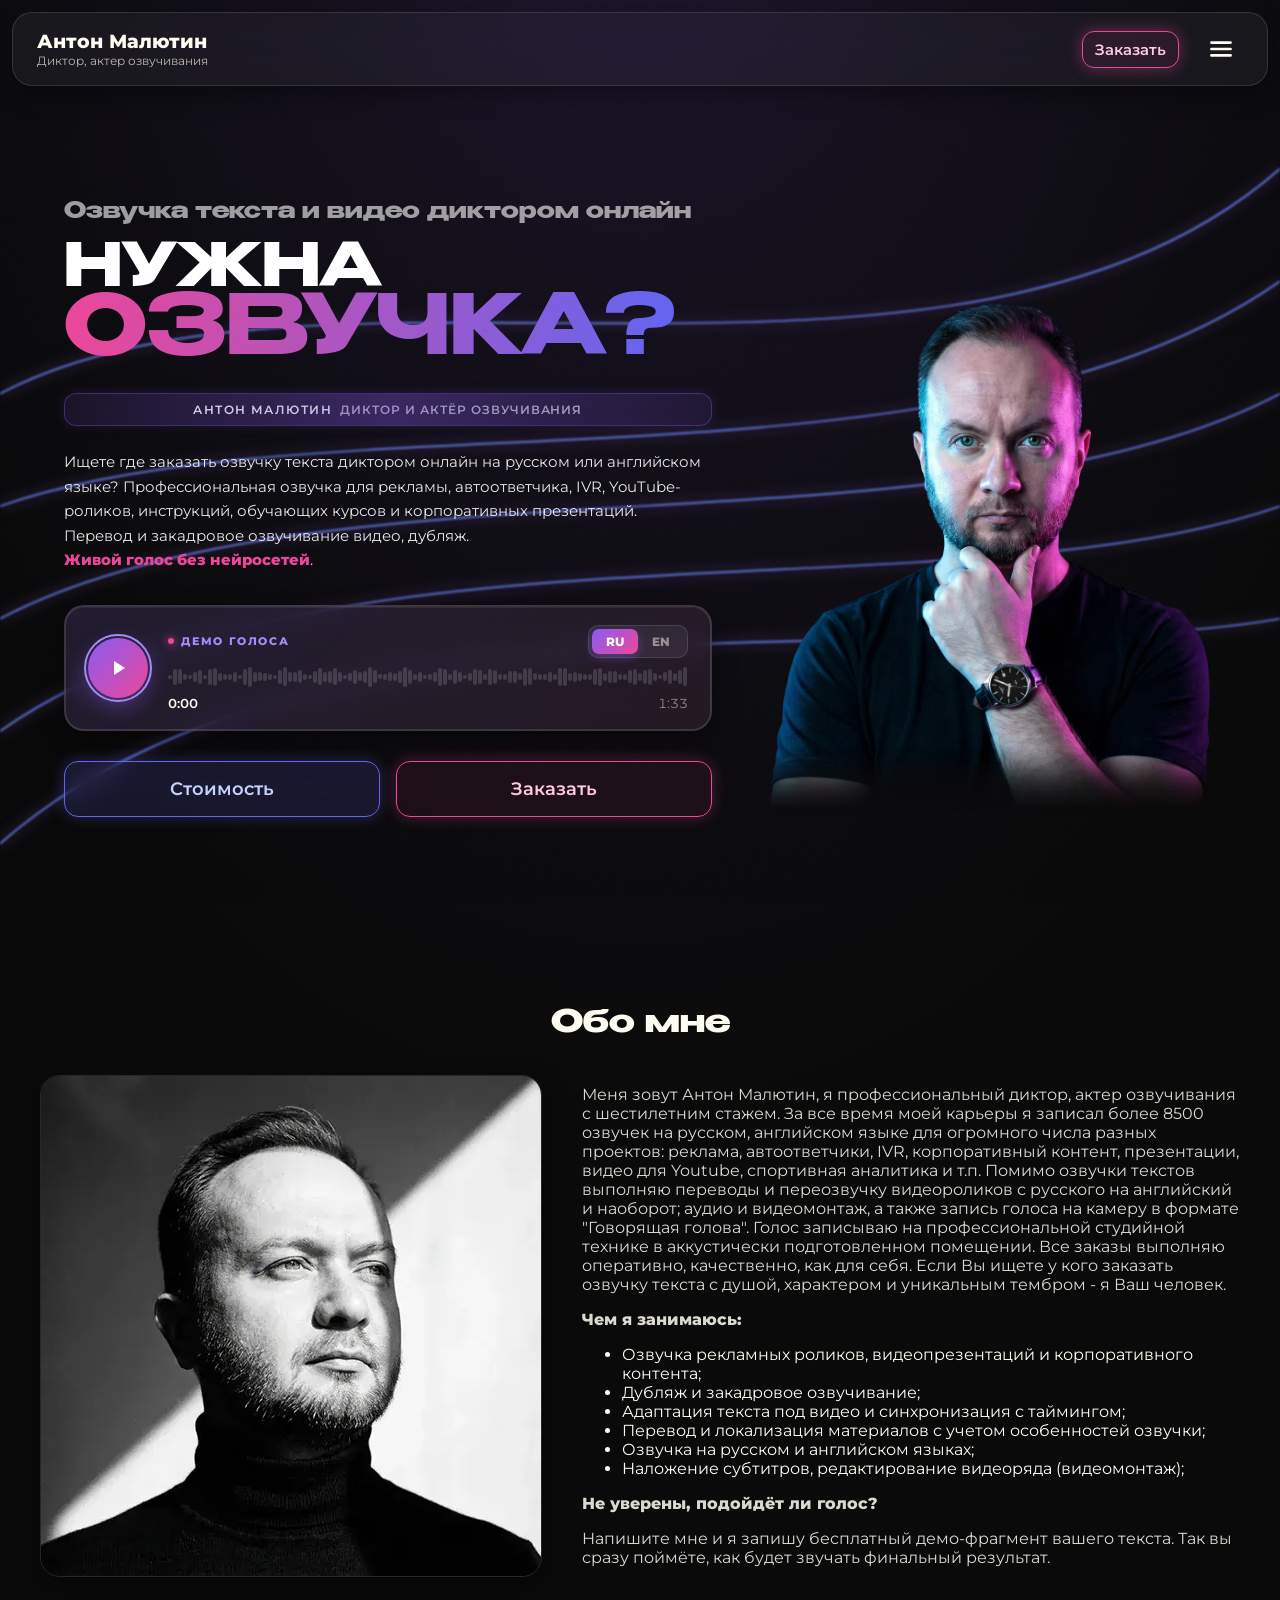
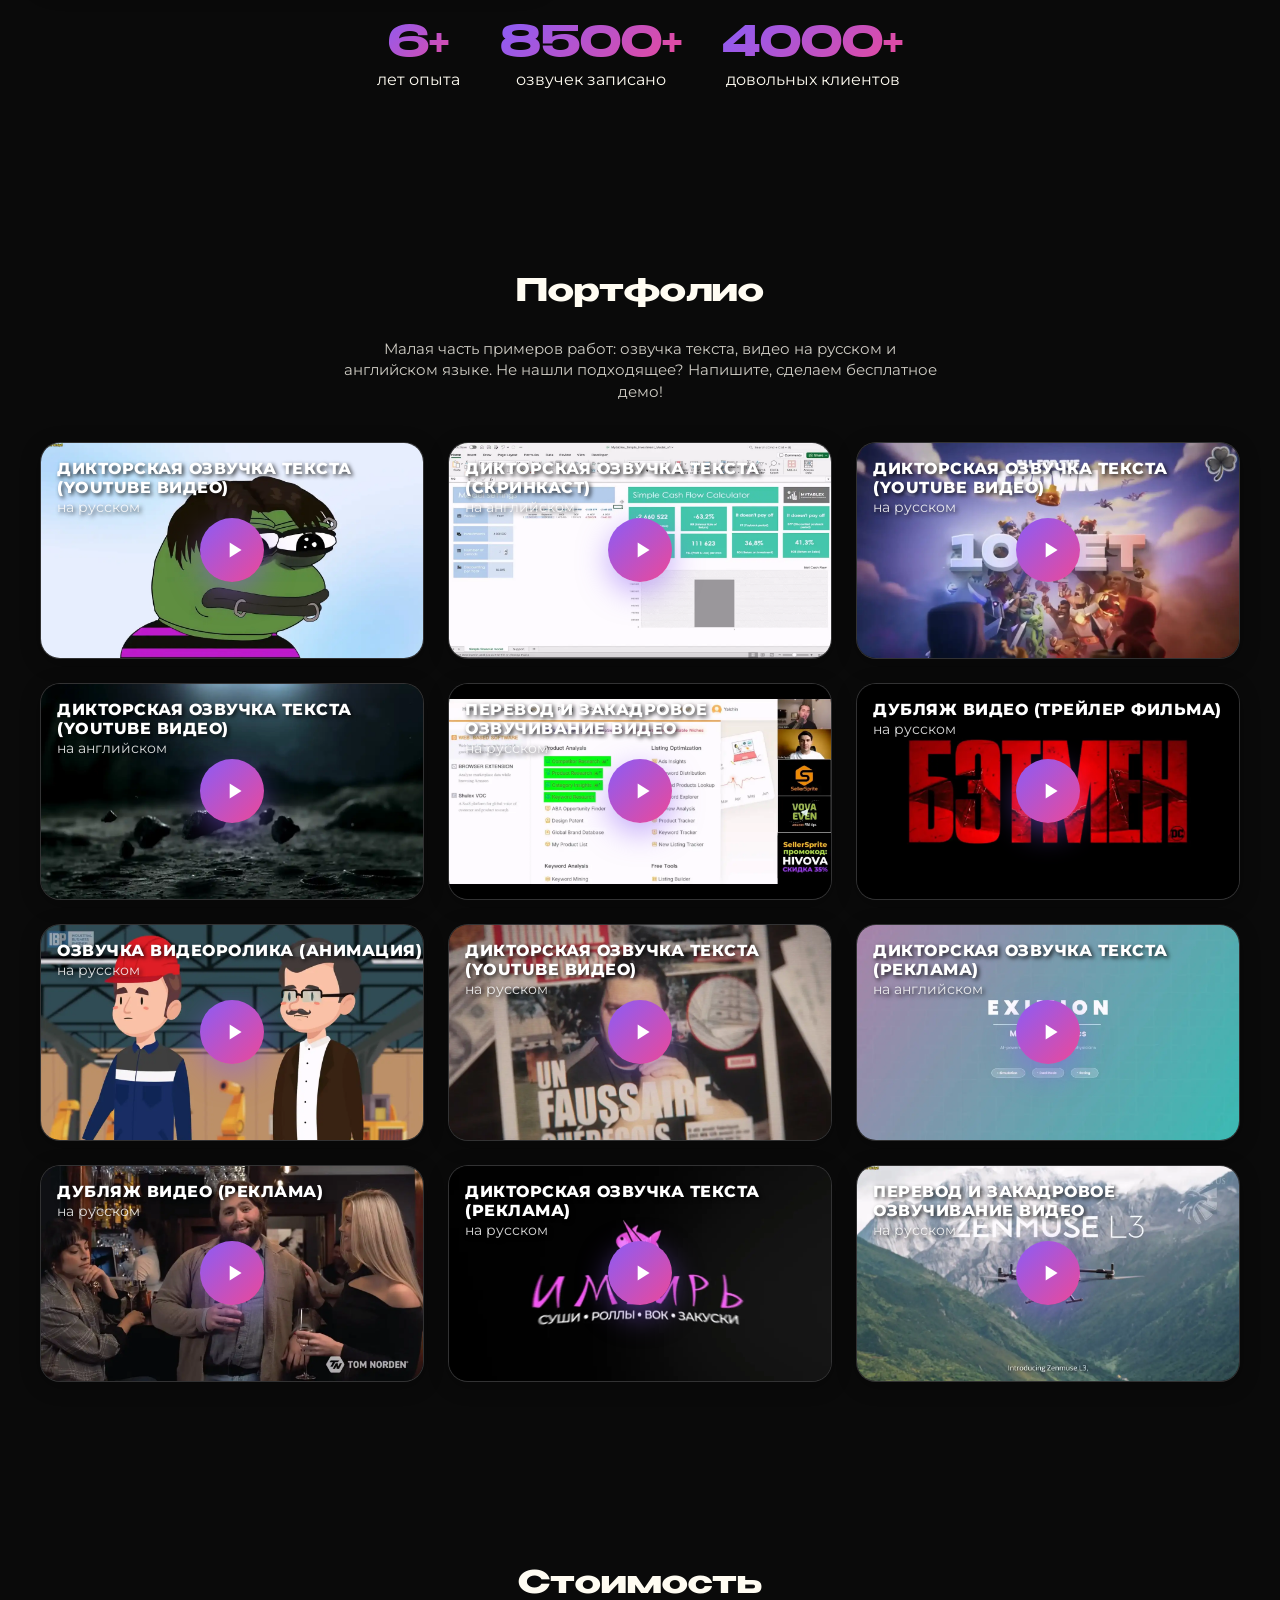
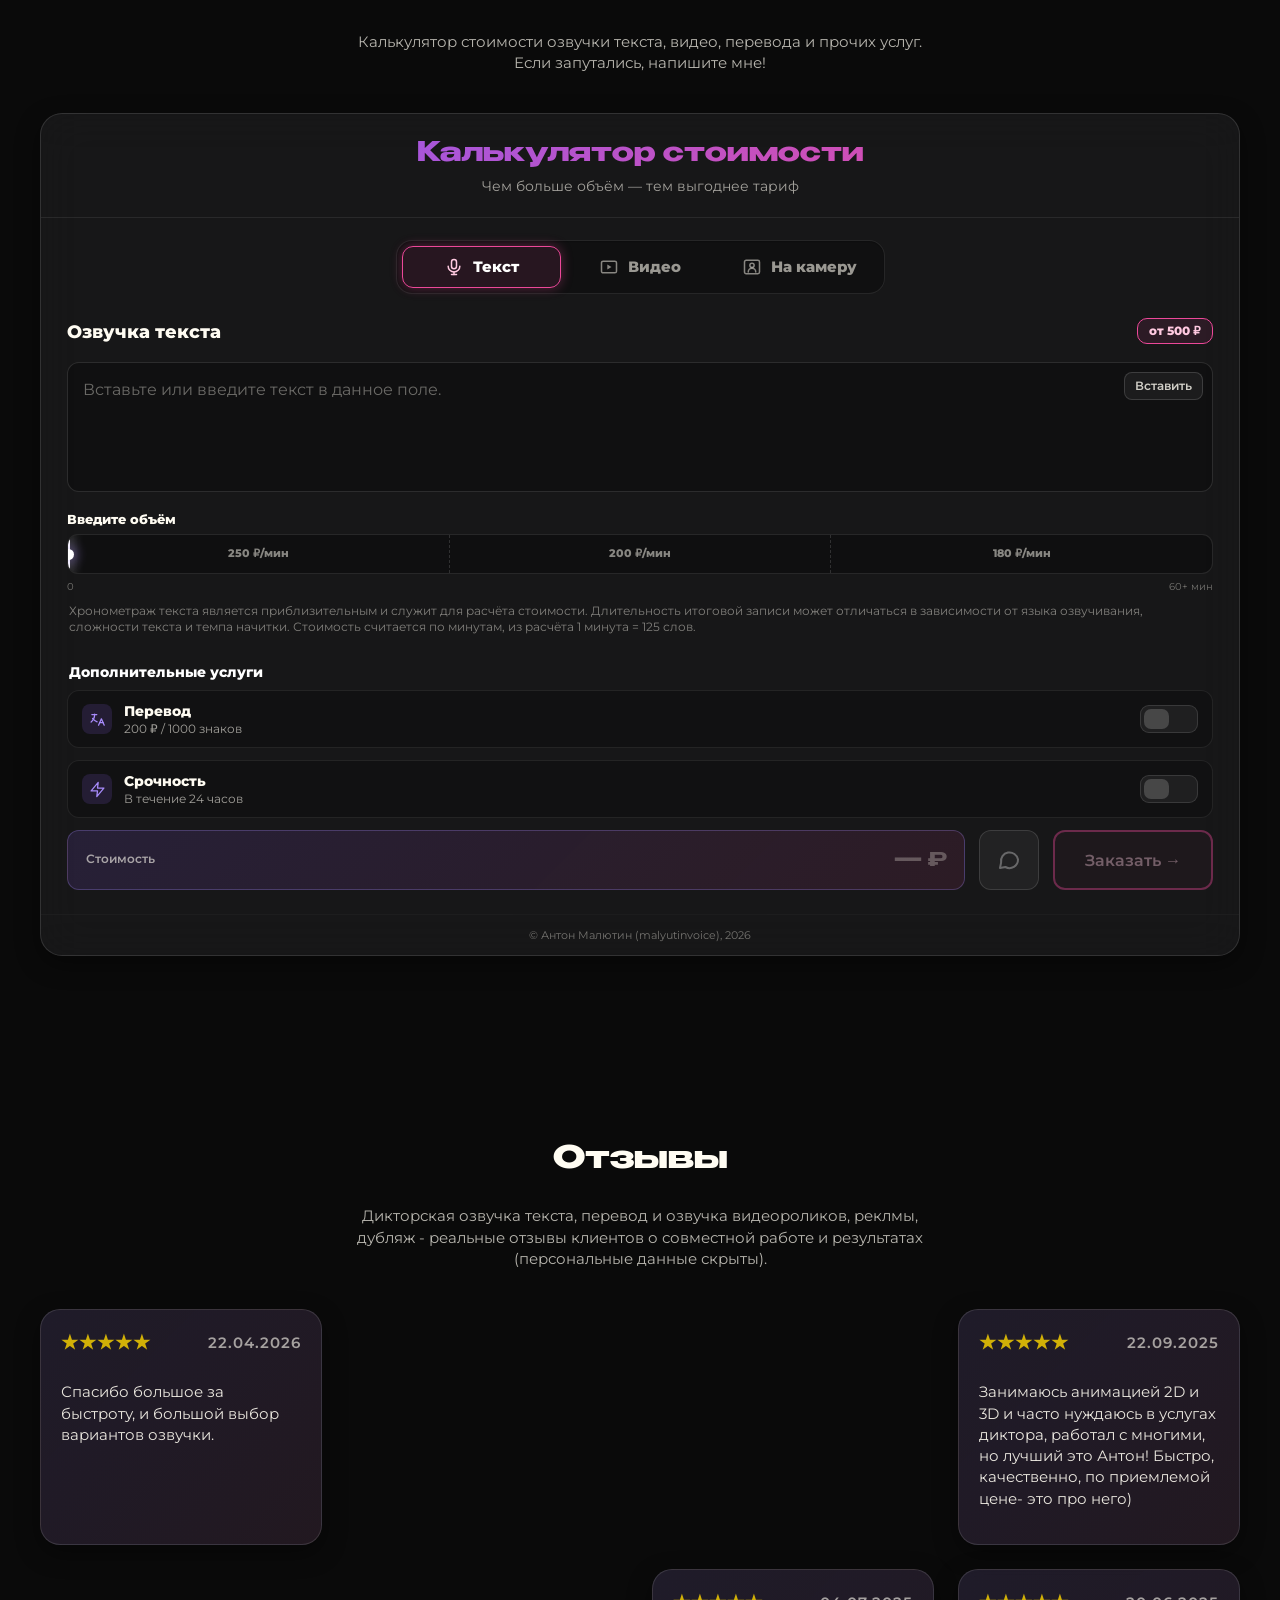
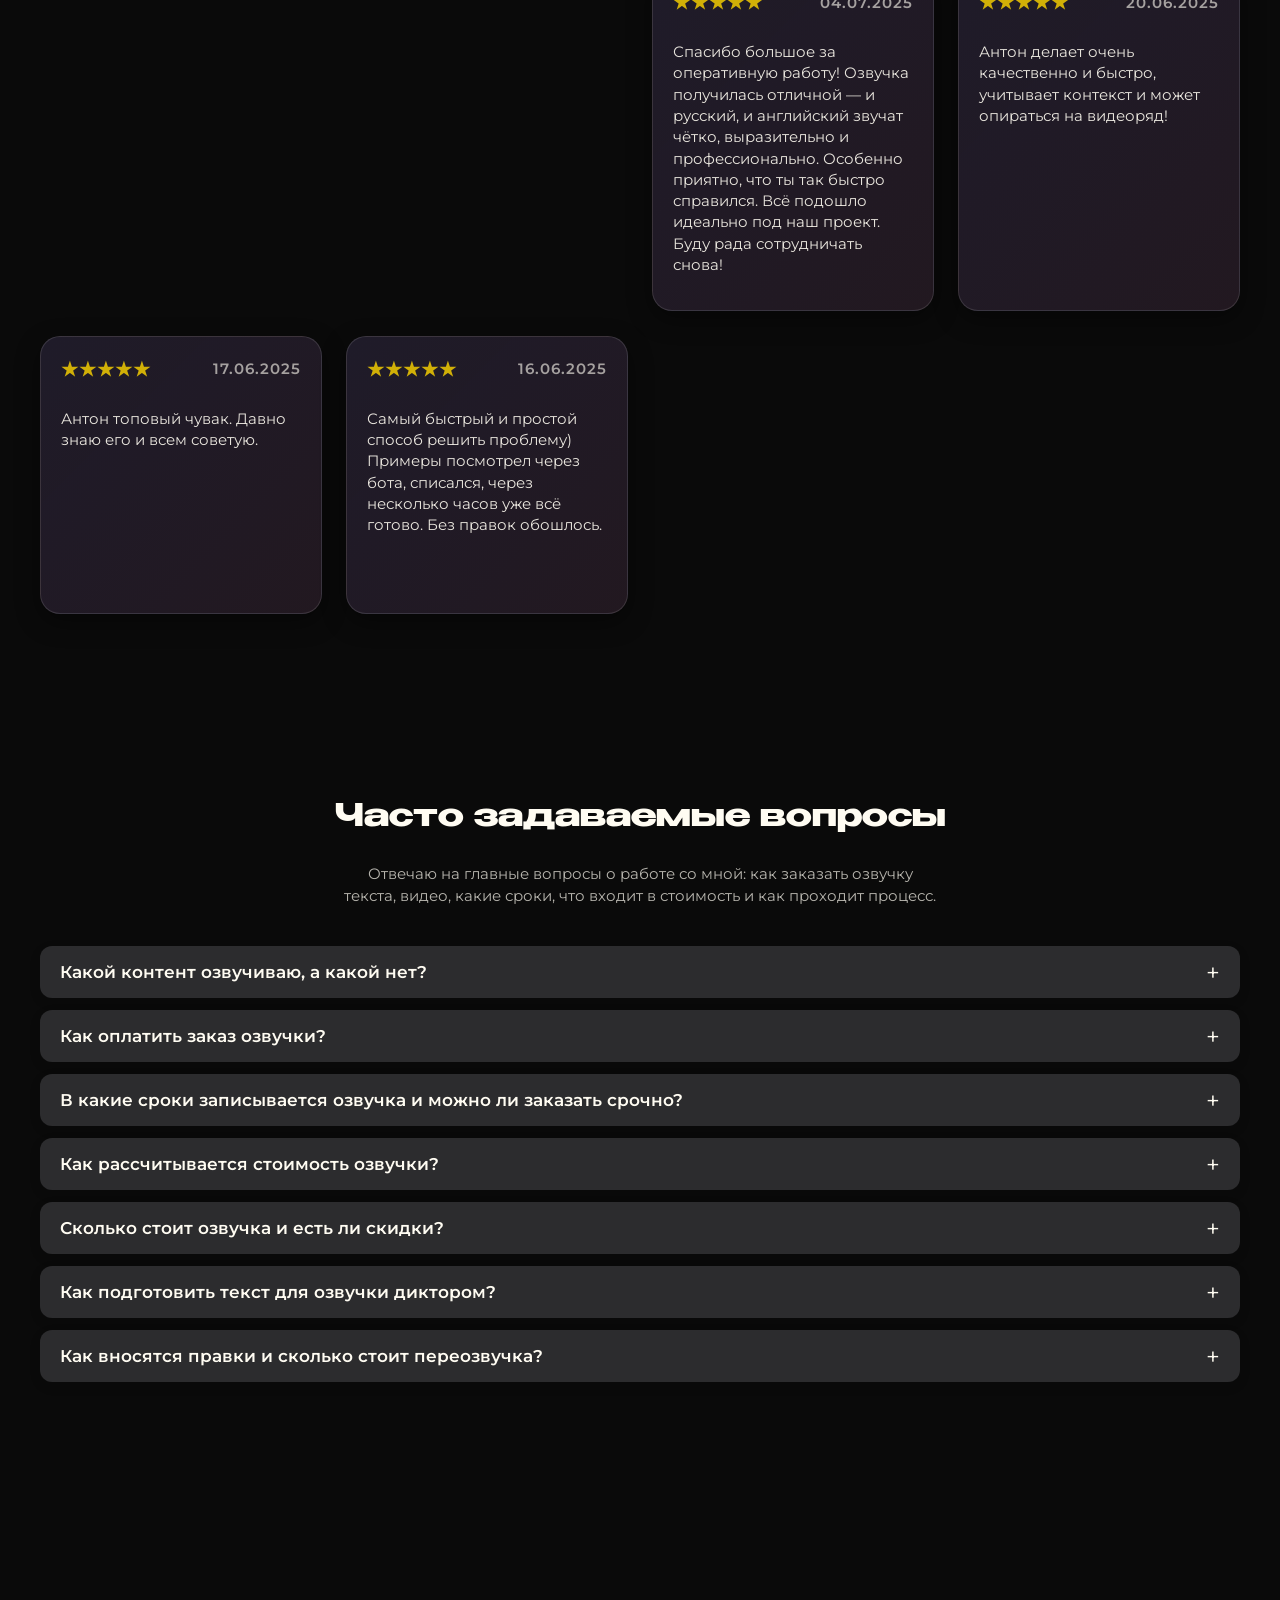
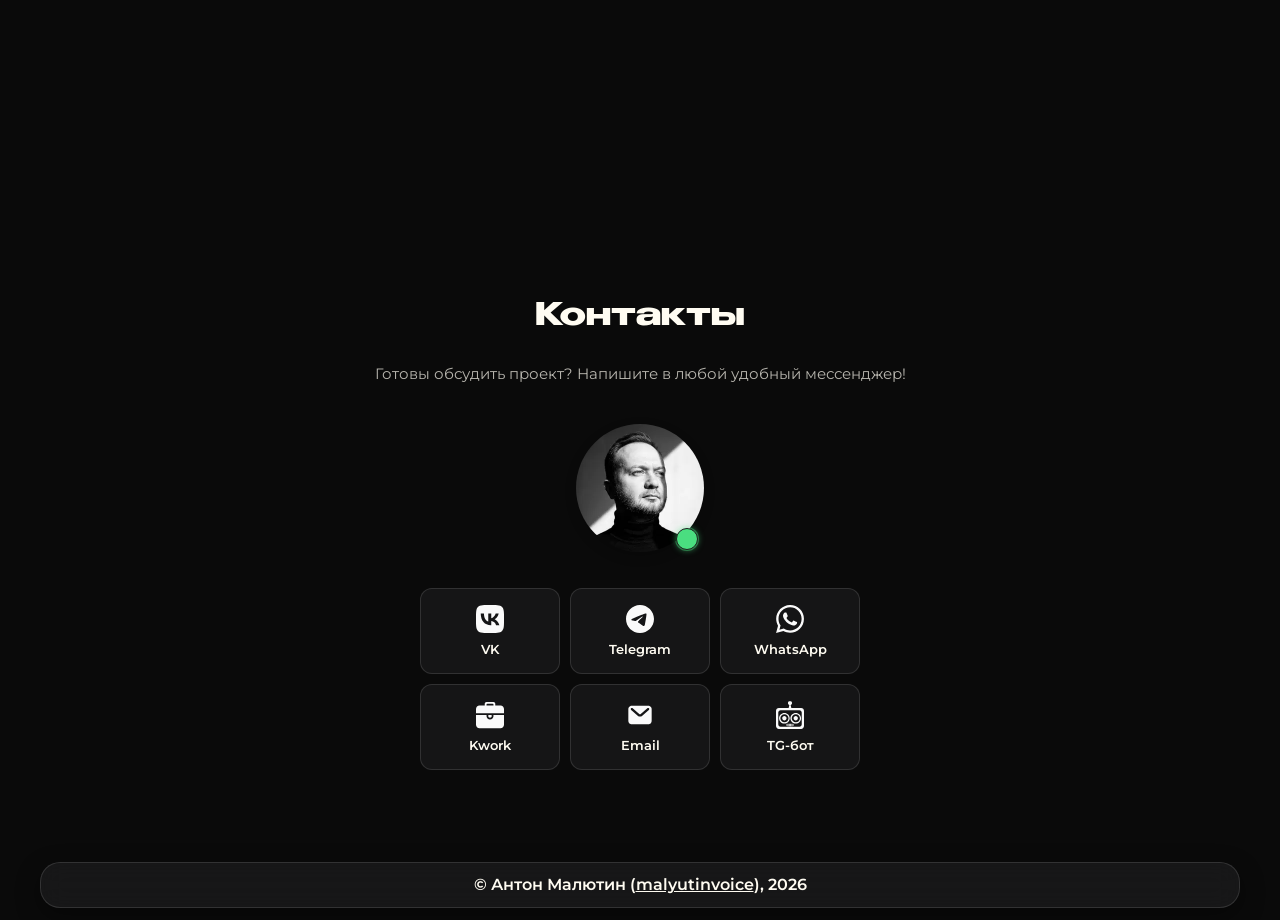
<file: index.html>
<!DOCTYPE html>
<html lang="ru">

<head>
    <meta charset="UTF-8">
    <meta name="viewport" content="width=device-width, initial-scale=1.0">
    <title>Диктор Антон Малютин | Озвучка текста, перевод и дубляж</title>
    <meta name="description" content="Заказать озвучку текста диктором онлайн на русском и английском. Перевод видео, дубляж, реклама, YouTube-ролики, автоответчики, IVR. Живой голос без ИИ.">
    <meta property="og:title" content="Диктор Антон Малютин | Озвучка текста, перевод и дубляж">
    <meta property="og:description" content="Заказать озвучку текста диктором онлайн на русском и английском. Перевод видео, дубляж, реклама, YouTube-ролики, автоответчики, IVR. Живой голос без ИИ.">
    <meta property="og:type" content="website">
    <meta property="og:url" content="https://amvoice.ru/">
    <meta property="og:site_name" content="Антон Малютин | Диктор, актер озвучивания">
    <meta property="og:locale" content="ru_RU">
    <meta property="og:image" content="https://amvoice.ru/static/img/og-image.webp">
    <meta property="og:image:type" content="image/webp">
    <meta property="og:image:width" content="1200">
    <meta property="og:image:height" content="630">
    <meta property="og:image:alt" content="Антон Малютин — профессиональный диктор и актёр озвучивания">
    <link rel="canonical" href="https://amvoice.ru/">
    <link rel="icon" href="https://amvoice.ru/favicon/favicon.ico" type="image/x-icon">
    <link rel="icon" type="image/x-icon" href="/favicon/favicon.ico">
    <link rel="icon" type="image/png" sizes="16x16" href="/favicon/favicon-16x16.png">
    <link rel="icon" type="image/png" sizes="32x32" href="/favicon/favicon-32x32.png">
    <link rel="apple-touch-icon" sizes="180x180" href="/favicon/apple-touch-icon.png">
    <link rel="preload" href="static/fonts/Montserrat-Regular.woff2" as="font" type="font/woff2" crossorigin>
    <link rel="preload" href="static/fonts/Montserrat-600.woff2" as="font" type="font/woff2" crossorigin>
    <link rel="preload" href="static/fonts/Montserrat-800.woff2" as="font" type="font/woff2" crossorigin>
    <link rel="preload" href="static/fonts/Benzin-Bold.woff2" as="font" type="font/woff2" crossorigin>
    <link rel="preload" href="style.css" as="style">
    <link rel="stylesheet" href="style.css"> </head>
    <link rel="stylesheet" href="calc.css">

<body>
    <header class="navbar">
        <div class="navbar-container"><a href="#home" class="logo"><span class="logo-text">Антон Малютин</span><span class="logo-subtitle">Диктор, актер озвучивания</span></a>
            <nav class="nav-links">
            <div class="nav-lens"></div>
            <a href="#home" data-section="home">Главная</a>
            <a href="#about" data-section="about">Обо мне</a>
            <a href="#portfolio" data-section="portfolio">Портфолио</a>
            <a href="#pricing" data-section="pricing">Стоимость</a>
            <a href="#reviews" data-section="reviews">Отзывы</a>
            <a href="#faq" data-section="faq">FAQ</a>
            <a href="#contacts" data-section="contacts">Контакты</a>
            <a href="/hronometr/" class="nav-hrono">
                <img src="/static/ico/hrono.svg" alt="Hrono" aria-hidden="true" width="16" height="16">
                Хронометр
            </a>
            </nav>
                    <a href="#" onclick="showContactModal(); return false;" class="btn btn-ordr"><span class="btn-text-full">Заказать озвучку</span><span class="btn-text-short">Заказать</span></a>
            <div
                class="burger" onclick="toggleMenu(this)"><svg viewBox="0 0 100 100" width="32" height="32"> <line class="bar bar1" x1="20" y1="50" x2="80" y2="50"/> <line class="bar bar2" x1="20" y1="50" x2="80" y2="50"/> <line class="bar bar3" x1="20" y1="50" x2="80" y2="50"/> </svg></div>
        </div>
    </header>
    <div class="mobile-menu" id="mobileMenu">
        <a href="#home">Главная</a>
        <a href="#about">Обо мне</a>
        <a href="#portfolio">Портфолио</a>
        <a href="#pricing">Стоимость</a>
        <a href="#reviews">Отзывы</a>
        <a href="#faq">FAQ</a>
        <a href="#contacts" class="highlight">Контакты</a>
        <a href="/hronometr/" class="nav-hrono">
            <img src="/static/ico/hrono.svg" alt="Hrono" aria-hidden="true" width="20" height="20">
            Хронометр
        </a>
    </div>
    <main id="main-content">
    <section id="home" class="hero-section">
        <div class="animated-bg"><svg viewBox="0 0 1200 800" preserveAspectRatio="none"><g class="wave wave1"> <path d="M0,350 C300,200 900,400 1200,150"/> </g><g class="wave wave2"> <path d="M0,450 C300,350 900,450 1200,250"/> </g><g class="wave wave3"> <path d="M0,550 C300,400 900,500 1200,350"/> </g><g class="wave wave4"> <path d="M0,650 C300,450 900,550 1200,450"/> </g><g class="wave wave5"> <path d="M0,750 C300,500 900,600 1200,550"/> </g></svg></div>
        <div
            class="hero-wrapper">
            <div class="hero-content">
                <h1 class="hero-h1">Озвучка текста и видео диктором онлайн</h1>
                <p class="hero-title"><span class="hero-title__line1">НУЖНА </span><span class="hero-title__line2" data-text="ОЗВУЧКА?">ОЗВУЧКА?</span></p>
                <p class="hero-posttitle"><span class="hero-posttitle__name">Антон Малютин </span><span class="hero-posttitle__role">Диктор и актёр озвучивания</span></p>
                <p class="hero-description"> Ищете где заказать озвучку текста диктором онлайн на русском или английском языке? Профессиональная озвучка для рекламы, автоответчика, IVR, YouTube-роликов, инструкций, обучающих курсов и корпоративных презентаций. Перевод и закадровое
                    озвучивание видео, дубляж. <strong>Живой голос без нейросетей</strong>. </p>
                <div class="hero-player" id="heroDemo">
                    <button class="hp-play" id="hpPlay" type="button" aria-label="Воспроизвести">
                        <svg class="hp-ico-play" viewBox="0 0 24 24" fill="currentColor"><path d="M8 5v14l11-7z"/></svg>
                        <svg class="hp-ico-pause" viewBox="0 0 24 24" fill="currentColor"><path d="M6 5h4v14H6zM14 5h4v14h-4z"/></svg>
                    </button>
                    <div class="hp-body">
                        <div class="hp-top">
                            <span class="hp-label"><span class="hp-dot"></span>Демо голоса</span>
                            <div class="hp-lang" id="hpLang" data-lang="ru">
                                <span class="hp-pill"></span>
                                <button data-l="ru" class="on" type="button">RU</button>
                                <button data-l="en" type="button">EN</button>
                            </div>
                        </div>
                        <div class="hp-wave" id="hpWave"></div>
                        <div class="hp-bottom">
                            <span class="hp-cur" id="hpCur">0:00</span>
                                <span class="hp-dur" id="hpDur">0:00</span>
                        </div>
                    </div>
                    <audio id="hpAudio" preload="none"></audio>
                </div>
                    


                <div class="hero-actions hero-row"><a href="#pricing" class="btn large equal calculate"><span class="btn-text-full">Рассчитать стоимость</span><span class="btn-text-short">Стоимость</span></a><a href="#" onclick="showContactModal(); return false;" class="btn large equal order"><span class="btn-text-full">Заказать озвучку</span><span class="btn-text-short">Заказать</span></a></div>
            </div>
            <div class="hero-media"> <img src="static/img/2026.webp" srcset="static/img/2026-sm.webp 440w, static/img/2026.webp 986w" sizes="(max-width: 900px) 220px, 600px" alt="Антон Малютин — диктор и актёр озвучивания" class="hero-media__img" width="986" height="1173" fetchpriority="high">                </div>
            </div>
    </section>
    <section id="about" class="about">
        <div class="about-wrapper">
            <h2>Обо мне</h2>
            <div class="about-content">
                <div class="about-photo"> <img src="static/img/photo.webp" alt="Антон Малютин" width="500" height="500"> </div>
                <div class="about-text">
                    <p> Меня зовут Антон Малютин, я профессиональный диктор, актер озвучивания с шестилетним стажем. За все время моей карьеры я записал более 8500 озвучек на русском, английском языке для огромного числа разных проектов: реклама, автоответчики,
                        IVR, корпоративный контент, презентации, видео для Youtube, спортивная аналитика и т.п. Помимо озвучки текстов выполняю переводы и переозвучку видеороликов с русского на английский и наоборот; аудио и видеомонтаж, а также запись
                        голоса на камеру в формате "Говорящая голова". Голос записываю на профессиональной студийной технике в аккустически подготовленном помещении. Все заказы выполняю оперативно, качественно, как для себя. Если Вы ищете у кого заказать
                        озвучку текста с душой, характером и уникальным тембром - я Ваш человек. </p>
                    <p><strong>Чем я занимаюсь:</strong></p>
                    <ul>                    
                    <li>Озвучка рекламных роликов, видеопрезентаций и корпоративного контента;</li>
                    <li>Дубляж и закадровое озвучивание;</li>
                    <li>Адаптация текста под видео и синхронизация с таймингом;</li>
                    <li>Перевод и локализация материалов с учетом особенностей озвучки;</li>
                    <li>Озвучка на русском и английском языках;</li>
                    <li>Наложение субтитров, редактирование видеоряда (видеомонтаж);</li>
                    </ul>
                    <p><strong>Не уверены, подойдёт ли голос?</strong></p>
                    <p>Напишите мне и я запишу бесплатный демо-фрагмент вашего текста. Так вы сразу поймёте, как будет звучать финальный результат.</p>
                </div>
            </div>
            <div class="hero-stats">
                <div class="stat">
                    <div class="stat-number">6+</div>
                    <div class="stat-label">лет опыта</div>
                </div>
                <div class="stat">
                    <div class="stat-number">8500+</div>
                    <div class="stat-label">озвучек записано</div>
                </div>
                <div class="stat">
                    <div class="stat-number">4000+</div>
                    <div class="stat-label">довольных клиентов</div>
                </div>
            </div>
        </div>
    </section>
    <section id="portfolio" class="portfolio">
        <div class="portfolio-wrapper">
            <h2>Портфолио</h2>
            <p class="section-subtext"> Малая часть примеров работ: озвучка текста, видео на русском и английском языке. Не нашли подходящее? Напишите, сделаем бесплатное демо! </p>
            <div class="portfolio-cards">
                <div class="portfolio-card">
                    <div class="portfolio-video" data-video-src="vid/1.webm" style="position: relative; padding-top: 56.25%; width: 100%; cursor: pointer; background: #1a1a1a;"> <img src="vid/1.webp" alt="Дикторская озвучка текста на русском (YouTube видео)" loading="lazy" style="position: absolute; top: 0; left: 0; width: 100%; height: 100%; object-fit: cover;"><button type="button" class="portfolio-video__btn" aria-label="Воспроизвести видео">
                    <svg viewBox="0 0 24 24" fill="currentColor"><path d="M8 5v14l11-7z"/></svg>
                    </button>
                    </div>
                    <div
                        class="video-label">
                        <h3>ДИКТОРСКАЯ ОЗВУЧКА ТЕКСТА (YOUTUBE ВИДЕО)</h3>
                        <p>на русском</p>
                </div>
            </div>
            <div class="portfolio-card">
                <div class="portfolio-video" data-video-src="vid/2.webm" style="position: relative; padding-top: 56.25%; width: 100%; cursor: pointer; background: #1a1a1a;"> <img src="vid/2.webp" alt="Дикторская озвучка текста на английском (скринкаст)" loading="lazy" style="position: absolute; top: 0; left: 0; width: 100%; height: 100%; object-fit: cover;"><button type="button" class="portfolio-video__btn" aria-label="Воспроизвести видео"><svg viewBox="0 0 24 24" fill="currentColor"><path d="M8 5v14l11-7z"/></svg></button></div>
                <div
                    class="video-label">
                    <h3>ДИКТОРСКАЯ ОЗВУЧКА ТЕКСТА (СКРИНКАСТ)</h3>
                    <p>на английском</p>
            </div>
        </div>
        <div class="portfolio-card">
            <div class="portfolio-video" data-video-src="vid/3.webm" style="position: relative; padding-top: 56.25%; width: 100%; cursor: pointer; background: #1a1a1a;"> <img src="vid/3.webp" alt="Дикторская озвучка текста на русском (YouTube видео)" loading="lazy" style="position: absolute; top: 0; left: 0; width: 100%; height: 100%; object-fit: cover;"><button type="button" class="portfolio-video__btn" aria-label="Воспроизвести видео"><svg viewBox="0 0 24 24" fill="currentColor"><path d="M8 5v14l11-7z"/></svg></button></div>
            <div
                class="video-label">
                <h3>ДИКТОРСКАЯ ОЗВУЧКА ТЕКСТА (YOUTUBE ВИДЕО)</h3>
                <p>на русском</p>
        </div>
        </div>
        <div class="portfolio-card">
            <div class="portfolio-video" data-video-src="vid/4.webm" style="position: relative; padding-top: 56.25%; width: 100%; cursor: pointer; background: #1a1a1a;"> <img src="vid/4.webp" alt="Дикторская озвучка текста на английском (YouTube видео)" loading="lazy" style="position: absolute; top: 0; left: 0; width: 100%; height: 100%; object-fit: cover;"><button type="button" class="portfolio-video__btn" aria-label="Воспроизвести видео"><svg viewBox="0 0 24 24" fill="currentColor"><path d="M8 5v14l11-7z"/></svg></button></div>
            <div
                class="video-label">
                <h3>ДИКТОРСКАЯ ОЗВУЧКА ТЕКСТА (YOUTUBE ВИДЕО)</h3>
                <p>на английском</p>
        </div>
        </div>
        <div class="portfolio-card">
            <div class="portfolio-video" data-video-src="vid/5.webm" style="position: relative; padding-top: 56.25%; width: 100%; cursor: pointer; background: #1a1a1a;"> <img src="vid/5.webp" alt="Перевод и закадровое озвучивание видео на русском" loading="lazy" style="position: absolute; top: 0; left: 0; width: 100%; height: 100%; object-fit: cover;"><button type="button" class="portfolio-video__btn" aria-label="Воспроизвести видео"><svg viewBox="0 0 24 24" fill="currentColor"><path d="M8 5v14l11-7z"/></svg></button></div>
            <div
                class="video-label">
                <h3>ПЕРЕВОД И ЗАКАДРОВОЕ ОЗВУЧИВАНИЕ ВИДЕО</h3>
                <p>на русском</p>
        </div>
        </div>
        <div class="portfolio-card">
            <div class="portfolio-video" data-video-src="vid/6.webm" style="position: relative; padding-top: 56.25%; width: 100%; cursor: pointer; background: #1a1a1a;"> <img src="vid/6.webp" alt="Дубляж видео на русском (трейлер фильма)" loading="lazy" style="position: absolute; top: 0; left: 0; width: 100%; height: 100%; object-fit: cover;"><button type="button" class="portfolio-video__btn" aria-label="Воспроизвести видео"><svg viewBox="0 0 24 24" fill="currentColor"><path d="M8 5v14l11-7z"/></svg></button></div>
            <div
                class="video-label">
                <h3>ДУБЛЯЖ ВИДЕО (ТРЕЙЛЕР ФИЛЬМА)</h3>
                <p>на русском</p>
        </div>
        </div>
        <div class="portfolio-card">
            <div class="portfolio-video" data-video-src="vid/7.webm" style="position: relative; padding-top: 56.25%; width: 100%; cursor: pointer; background: #1a1a1a;"> <img src="vid/7.webp" alt="Озвучка видеоролика на русском (анимация)" loading="lazy" style="position: absolute; top: 0; left: 0; width: 100%; height: 100%; object-fit: cover;"><button type="button" class="portfolio-video__btn" aria-label="Воспроизвести видео"><svg viewBox="0 0 24 24" fill="currentColor"><path d="M8 5v14l11-7z"/></svg></button></div>
            <div
                class="video-label">
                <h3>ОЗВУЧКА ВИДЕОРОЛИКА (АНИМАЦИЯ)</h3>
                <p>на русском</p>
        </div>
        </div>
        <div class="portfolio-card">
            <div class="portfolio-video" data-video-src="vid/8.webm" style="position: relative; padding-top: 56.25%; width: 100%; cursor: pointer; background: #1a1a1a;"> <img src="vid/8.webp" alt="Дикторская озвучка текста на русском (YouTube видео)" loading="lazy" style="position: absolute; top: 0; left: 0; width: 100%; height: 100%; object-fit: cover;"><button type="button" class="portfolio-video__btn" aria-label="Воспроизвести видео"><svg viewBox="0 0 24 24" fill="currentColor"><path d="M8 5v14l11-7z"/></svg></button></div>
            <div
                class="video-label">
                <h3>ДИКТОРСКАЯ ОЗВУЧКА ТЕКСТА (YOUTUBE ВИДЕО)</h3>
                <p>на русском</p>
        </div>
        </div>
        <div class="portfolio-card">
            <div class="portfolio-video" data-video-src="vid/9.webm" style="position: relative; padding-top: 56.25%; width: 100%; cursor: pointer; background: #1a1a1a;"> <img src="vid/9.webp" alt="Дикторская озвучка текста на английском (реклама)" loading="lazy" style="position: absolute; top: 0; left: 0; width: 100%; height: 100%; object-fit: cover;"><button type="button" class="portfolio-video__btn" aria-label="Воспроизвести видео"><svg viewBox="0 0 24 24" fill="currentColor"><path d="M8 5v14l11-7z"/></svg></button></div>
            <div
                class="video-label">
                <h3>ДИКТОРСКАЯ ОЗВУЧКА ТЕКСТА (РЕКЛАМА)</h3>
                <p>на английском</p>
        </div>
        </div>
        <div class="portfolio-card">
            <div class="portfolio-video" data-video-src="vid/10.webm" style="position: relative; padding-top: 56.25%; width: 100%; cursor: pointer; background: #1a1a1a;"> <img src="vid/10.webp" alt="Дубляж видео на русском (реклама)" loading="lazy" style="position: absolute; top: 0; left: 0; width: 100%; height: 100%; object-fit: cover;"><button type="button" class="portfolio-video__btn" aria-label="Воспроизвести видео"><svg viewBox="0 0 24 24" fill="currentColor"><path d="M8 5v14l11-7z"/></svg></button></div>
            <div
                class="video-label">
                <h3>ДУБЛЯЖ ВИДЕО (РЕКЛАМА)</h3>
                <p>на русском</p>
        </div>
        </div>
        <div class="portfolio-card">
            <div class="portfolio-video" data-video-src="vid/11.webm" style="position: relative; padding-top: 56.25%; width: 100%; cursor: pointer; background: #1a1a1a;"> <img src="vid/11.webp" alt="Дикторская озвучка текста на русском (реклама)" loading="lazy" style="position: absolute; top: 0; left: 0; width: 100%; height: 100%; object-fit: cover;"><button type="button" class="portfolio-video__btn" aria-label="Воспроизвести видео"><svg viewBox="0 0 24 24" fill="currentColor"><path d="M8 5v14l11-7z"/></svg></button></div>
            <div
                class="video-label">
                <h3>ДИКТОРСКАЯ ОЗВУЧКА ТЕКСТА (РЕКЛАМА)</h3>
                <p>на русском</p>
        </div>
        </div>
        <div class="portfolio-card">
            <div class="portfolio-video" data-video-src="vid/12.webm" style="position: relative; padding-top: 56.25%; width: 100%; cursor: pointer; background: #1a1a1a;"> <img src="vid/12.webp" alt="Перевод и закадровое озвучивание видео на русском" loading="lazy" style="position: absolute; top: 0; left: 0; width: 100%; height: 100%; object-fit: cover;"><button type="button" class="portfolio-video__btn" aria-label="Воспроизвести видео"><svg viewBox="0 0 24 24" fill="currentColor"><path d="M8 5v14l11-7z"/></svg></button></div>
            <div
                class="video-label">
                <h3>ПЕРЕВОД И ЗАКАДРОВОЕ ОЗВУЧИВАНИЕ ВИДЕО</h3>
                <p>на русском</p>
        </div>
        </div>
        </div>
        </div>
    </section>
    <section id="pricing" class="pricing">
        <div class="pricing-wrapper">
            <h2>Стоимость</h2>
            <p class="section-subtext"> Калькулятор стоимости озвучки текста, видео, перевода и прочих услуг. Если запутались, напишите мне! </p>
            
<div class="panel" id="panel">
  <div class="panel-head">
    <h2>Калькулятор стоимости</h2>
    <p>Чем больше объём — тем выгоднее тариф</p>
  </div>

  <div class="svc-tabs" id="svcTabs"><div class="svc-lens" id="svcLens"></div></div>

  <div class="grid">
    <div class="calc">
      <div class="calc-top">
        <h3 id="calcTitle">Озвучка текста</h3>
        <span class="chip" id="calcChip">от 500 ₽</span>
      </div>

      <div class="field" id="field">
        <textarea class="area" id="area" placeholder="Вставьте или введите текст в данное поле."></textarea>
        <button class="paste" id="paste">Вставить</button>
        <div class="minwrap" id="minwrap">
          <div class="stepper">
            <span class="stepper-label">Длительность видео, мин</span>
            <div class="stepper-ctrl">
              <button class="step-btn" id="minMinus" type="button" aria-label="Минус минута">&minus;</button>
              <input type="number" class="min-input" id="minInput" min="0" placeholder="0">
              <button class="step-btn" id="minPlus" type="button" aria-label="Плюс минута">+</button>
            </div>
          </div>
          <p class="min-hint">Кнопками ±1 минута или введите число вручную. Округляйте в большую сторону: 6 мин 3 сек → 7 минут.</p>
        </div>
      </div>

      <div class="ladder-wrap">
        <div class="ladder-top">
          <span class="ladder-now" id="ladderNow">Введите объём</span>
          <span class="ladder-hint" id="ladderHint"></span>
        </div>
        <div class="ladder" id="ladder"></div>
        <div class="ladder-axis"><span>0</span><span id="axisMax"></span></div>
        <p class="ladder-note" id="ladderNote">Хронометраж текста является приблизительным и служит для расчёта стоимости. Длительность итоговой записи может отличаться в зависимости от языка озвучивания, сложности текста и темпа начитки. Стоимость считается по минутам, из расчёта 1 минута = 125 слов.</p>
      </div>

      <div class="calc-bottom">
      <div class="extras-title">Дополнительные услуги</div>
      <div class="sub-row" id="transRow">
        <span class="sub-ico"><svg viewBox="0 0 24 24" fill="none" stroke="currentColor" stroke-width="1.8" stroke-linecap="round" stroke-linejoin="round"><path d="M4 5h7"/><path d="M8 4.5C8 9 6 13 3 15.5"/><path d="M5 10.5c1.8 2.2 4 3.8 6.5 4.8"/><path d="M13.5 20l4-9 4 9"/><path d="M15 16.5h5"/></svg></span>
        <div class="sub-info"><span class="sub-title">Перевод</span><span class="sub-price" id="transPrice">RU ↔ EN</span></div>
        <div class="sub-toggle" id="transToggle" data-on="false" role="switch" aria-checked="false"><span class="sub-pill"></span></div>
      </div>
      <div class="sub-row" id="subRow">
        <span class="sub-ico"><svg viewBox="0 0 24 24" fill="none" stroke="currentColor" stroke-width="1.8" stroke-linecap="round" stroke-linejoin="round"><rect x="3" y="5" width="18" height="14" rx="2"/><path d="M8.5 11.3a1.7 1.7 0 0 0-2.9 1.2 1.7 1.7 0 0 0 2.9 1.2"/><path d="M14.5 11.3a1.7 1.7 0 0 0-2.9 1.2 1.7 1.7 0 0 0 2.9 1.2"/></svg></span>
        <div class="sub-info"><span class="sub-title">Субтитры к видео</span><span class="sub-price">+100 ₽/мин</span></div>
        <div class="sub-toggle" id="subToggle" data-on="false" role="switch" aria-checked="false">
          <span class="sub-pill"></span>
        </div>
      </div>

      <div class="sub-row show" id="urgRow">
        <span class="sub-ico"><svg viewBox="0 0 24 24" fill="none" stroke="currentColor" stroke-width="1.8" stroke-linecap="round" stroke-linejoin="round"><polygon points="13 2 3 14 12 14 11 22 21 10 12 10 13 2"/></svg></span>
        <div class="sub-info"><span class="sub-title">Срочность</span><span class="sub-price">В течение 24 часов</span></div>
        <div class="sub-toggle" id="urgToggle" data-on="false" role="switch" aria-checked="false">
          <span class="sub-pill"></span>
        </div>
      </div>

      <div class="pay">
        <div class="price-line">
          <div class="price-meta">
            <span class="lbl" id="priceLbl">Стоимость</span>
            <span class="deadline" id="deadline"></span>
          </div>
          <span class="price-wrap" id="priceWrap">
            <span class="price-val idle" id="priceVal">— <small>₽</small></span>
            <span class="info-pop" id="costPop"></span>
          </span>
        </div>
        <div class="hook-icon" id="hookIcon" aria-label="Особые условия для большого заказа">
          <svg viewBox="0 0 24 24" fill="none" stroke="currentColor" stroke-width="2" stroke-linecap="round" stroke-linejoin="round"><path d="M21 11.5a8.5 8.5 0 0 1-12.6 7.5L3 20l1.1-5.4A8.5 8.5 0 1 1 21 11.5z"/></svg>
          <span class="hook-tip">Нужна постоянная озвучка для канала? Или у Вас большой заказ и ограничен бюджет? Напишите мне — обсудим индивидуальные условия!</span>
        </div>
        <button class="cta" id="cta" disabled>Заказать →</button>
      </div>

      <div class="hook" id="hook">
        <span class="hook-ico"><svg viewBox="0 0 24 24" fill="none" stroke="currentColor" stroke-width="2" stroke-linecap="round" stroke-linejoin="round"><path d="M21 11.5a8.5 8.5 0 0 1-12.6 7.5L3 20l1.1-5.4A8.5 8.5 0 1 1 21 11.5z"/></svg></span>
        <span class="hook-text">Нужна постоянная озвучка для канала? Или у Вас большой заказ и ограничен бюджет? Напишите мне — обсудим индивидуальные условия!</span>
      </div>

      </div>
    </div>
  </div>

  <div class="panel-foot">© Антон Малютин (malyutinvoice), 2026</div>
            
        </div>
    </section>
    <section id="reviews" class="reviews">
        <div class="reviews-wrapper">
            <h2>Отзывы</h2>
            <p class="section-subtext"> Дикторская озвучка текста, перевод и озвучка видеороликов, реклмы, дубляж - реальные отзывы клиентов о совместной работе и результатах (персональные данные скрыты). </p>
            <div class="reviews-grid">
                <div class="review-card">
                    <div class="review-meta">
                        <div class="stars">★★★★★</div>
                        <div class="date">22.04.2026</div>
                    </div>
                    <p>Спасибо большое за быстроту, и большой выбор вариантов озвучки.</p>
                </div>
                <div class="review-card">
                    <div class="review-meta">
                        <div class="stars">★★★★★</div>
                        <div class="date">13.04.2026</div>
                    </div>
                    <p>Обращаюсь к Антону уже второй раз. С ним очень удобно работать: всё делает быстро и качественно. Рекомендую </p>
                </div>
                <div class="review-card">
                    <div class="review-meta">
                        <div class="stars">★★★★★</div>
                        <div class="date">22.09.2025</div>
                    </div>
                    <p>Работаем не в первый раз, всё как всегда на высоте - качество, оперативность, общение. Обязательно обращусь ещё - и далеко не один раз!</p>
                </div>
                <div class="review-card">
                    <div class="review-meta">
                        <div class="stars">★★★★★</div>
                        <div class="date">22.09.2025</div>
                    </div>
                    <p>Занимаюсь анимацией 2D и 3D и часто нуждаюсь в услугах диктора, работал с многими, но лучший это Антон! Быстро, качественно, по приемлемой цене- это про него)</p>
                </div>
                <div class="review-card">
                    <div class="review-meta">
                        <div class="stars">★★★★★</div>
                        <div class="date">04.09.2025</div>
                    </div>
                    <p>Отличная работа, приятный голос, все понравилось. Рекомендую</p>
                </div>
                <div class="review-card">
                    <div class="review-meta">
                        <div class="stars">★★★★★</div>
                        <div class="date">20.08.2025</div>
                    </div>
                    <p>Прекрасно перевел видео на английский, очень быстро, и по не кусающейся цене :)</p>
                </div>
                <div class="review-card">
                    <div class="review-meta">
                        <div class="stars">★★★★★</div>
                        <div class="date">04.07.2025</div>
                    </div>
                    <p>Спасибо большое за оперативную работу! Озвучка получилась отличной — и русский, и английский звучат чётко, выразительно и профессионально. Особенно приятно, что ты так быстро справился. Всё подошло идеально под наш проект. Буду рада
                        сотрудничать снова!</p>
                </div>
                <div class="review-card">
                    <div class="review-meta">
                        <div class="stars">★★★★★</div>
                        <div class="date">20.06.2025</div>
                    </div>
                    <p>Антон делает очень качественно и быстро, учитывает контекст и может опираться на видеоряд!</p>
                </div>
                <div class="review-card">
                    <div class="review-meta">
                        <div class="stars">★★★★★</div>
                        <div class="date">17.06.2025</div>
                    </div>
                    <p>Антон топовый чувак. Давно знаю его и всем советую.</p>
                </div>
                <div class="review-card">
                    <div class="review-meta">
                        <div class="stars">★★★★★</div>
                        <div class="date">16.06.2025</div>
                    </div>
                    <p>Самый быстрый и простой способ решить проблему) Примеры посмотрел через бота, списался, через несколько часов уже всё готово. Без правок обошлось.</p>
                </div>
                <div class="review-card">
                    <div class="review-meta">
                        <div class="stars">★★★★★</div>
                        <div class="date">04.06.2025</div>
                    </div>
                    <p>Заказал короткий текст на 350 символов. Выполненную работу получил уже через час. Максимально быстро и профессионально. 👍</p>
                </div>
                <div class="review-card">
                    <div class="review-meta">
                        <div class="stars">★★★★★</div>
                        <div class="date">16.05.2025</div>
                    </div>
                    <p>Очень доволен сотрудничеством, рекомендую всем, кто ищет надёжного и ответственного специалиста по видеомонтажу и озвучке. Будем продолжать работать дальше!</p>
                </div>
            </div>
        </div>
    </section>
    <section id="faq" class="faq">
        <div class="faq-wrapper">
            <h2>Часто задаваемые вопросы</h2>
            <p class="section-subtext"> Отвечаю на главные вопросы о работе со мной: как заказать озвучку текста, видео, какие сроки, что входит в стоимость и как проходит процесс. </p>
            <div class="faq-content">
                <div class="faq-item"><button class="faq-question">Какой контент озвучиваю, а какой нет?</button>
                    <div class="faq-answer">
                        <p>Работаю с текстами практически любой тематики - от рекламной озвучки до технических инструкций. Но есть несколько категорий, с которыми не сотрудничаю:</p>
                        <p><strong>Политическая пропаганда и агитация</strong> - материалы, разжигающие рознь, агрессивная критика политических личностей.</p>
                        <p><strong>Финансовые схемы</strong> - пирамиды, сомнительные MLM-проекты, обещания гарантированной сверхприбыли.</p>
                        <p><strong>Контент 18+</strong> - материалы откровенного или порнографического характера.</p>
                        <p><strong>Дезинформация</strong> - лженаука, призывы к насилию, вредные для здоровья практики.</p>
                        <p><strong>Нарушение авторских прав</strong> - озвучка текста без соответствующих прав на распространение. </p>
                        <p>Если сомневаетесь, подходит ли ваш проект - просто напишите, обсудим!</p>
                    </div>
                </div>
                <div class="faq-item"><button class="faq-question">Как оплатить заказ озвучки?</button>
                    <div class="faq-answer">
                        <p>Работаю только по 100% предоплате - это стандартная практика в digital-сфере, где результат нельзя «вернуть» физически.</p>
                        <p><strong>Способы оплаты:</strong></p>
                        <ul>
                            <li>Перевод на карту</li>
                            <li>СБП по номеру телефона</li>
                            <li>Расчётный счёт (для юридических лиц)</li>
                            <li>Другие варианты обсуждаются индивидуально</li>
                        </ul>
                        <p><strong>Почему предоплата? Все просто: нет денег, я ничего не должен.</strong></p>
                        <p><strong>Гарантия серьёзности.</strong> Предоплата показывает, что проект для вас важен. Я резервирую время в графике именно под вашу озвучку видео или рекламного ролика.</p>
                        <p><strong>Фокус на качестве.</strong> Могу полностью сконцентрироваться на вашем заказе, а не переживать о пост-оплате.</p>
                        <p><strong>Экономия времени.</strong> Не нужно напоминать о платежах, вести долгую переписку с бухгалтерией - работаю быстро и без лишней бюрократии.</p>
                        <p>Предоплата позволяет мне держать высокий темп работы и стабильное качество для всех заказчиков.</p>
                    </div>
                </div>
                <div class="faq-item"><button class="faq-question">В какие сроки записывается озвучка и можно ли заказать срочно?</button>
                    <div class="faq-answer">
                        <p>Стараюсь работать максимально быстро, чтобы вы получили готовую озвучку текста без лишнего ожидания.</p>
                        <p><strong>Стандартные сроки:</strong> Обычно озвучка текстов, рекламных роликов и видео готова на следующий день после заказа (кроме выходных).</p>
                        <p><strong>От чего зависят сроки?</strong></p>
                        <p>Три главных фактора: объём текста, сложность проекта и моя текущая загрузка. Если это масштабная задача (аудиокнига, многочасовой курс), заранее согласуем реалистичные сроки.</p>
                        <p><strong>Нужно срочно?</strong></p>
                        <p>Есть опция «Срочный заказ» в калькуляторе - ваш проект переместится в приоритетную очередь. Напишите, обсудим возможность ускорения!</p>
                        <p><strong>Всегда предсказуемо:</strong> После оценки проекта назову точную дату готовности, на которую можно рассчитывать.</p>
                    </div>
                </div>
                <div class="faq-item"><button class="faq-question">Как рассчитывается стоимость озвучки?</button>
                    <div class="faq-answer">
                        <p>Стоимсть озвучки текста рассчитывается исходя из количества слов (исключение - озвучка видео, где стоимость зависит от хронометража). Почему стоимость озвучки текста считается не по хронометражу? Здесь логика достаточно проста. Возьмем к примеру автомобиль: вы отправились на заправку, залили полный бак топлива. Вы заплатили за количество заправленных литров, а не за пробег. На полном баке вы можете проехать 500км по городу,
                            а можете 700км по трассе. Точно также и в озвучке. Один и тот же текст можно озвучить по-разному. Точный хронометраж определить практически не возможно. </p>
                    </div>
                </div>
                <div class="faq-item"><button class="faq-question">Сколько стоит озвучка и есть ли скидки?</button>
                    <div class="faq-answer">
                        <p>Я не работаю строго по одной цене, у меня несколько тарифов в зависимости от размера текста или видео, а также общего объема. К примеру одновременный заказ двух текстов по 10 минут будет дешевле, чем если заказывать их в разные
                            дни по отдельности. </p>
                        <p><strong>Для постоянных клиентов:</strong></p>
                        <p>Ценю долгосрочное сотрудничество. Главный принцип лояльности - <strong>фиксация ставки</strong>. Если начали работать по определённой цене, стараюсь сохранить её для всех последующих проектов, даже если расценки для новых заказчиков
                            выросли.</p>
                        <p>Это мой способ сказать «спасибо» за доверие.</p>
                        <p><strong>Важно:</strong> Это касается текущего сотрудничества. Если вернётесь с новым проектом через год - условия обсуждаются по актуальному прайсу.</p>
                        <p><strong>Найдём ли мы друг друга?</strong></p>
                        <p>Работаю с теми, для кого важны качество, надёжность и соблюдение сроков. Если главный критерий - минимальная цена, мои услуги, вероятно, не подойдут. И это нормально - так мы оба экономим время!</p>
                    </div>
                </div>
                <div class="faq-item"><button class="faq-question">Как подготовить текст для озвучки диктором?</button>
                    <div class="faq-answer">
                        <p>Правильно подготовленный текст - залог быстрой работы и отличного результата. Вот что поможет:</p>
                        <p><strong>Финальная версия.</strong> Присылайте утверждённый текст - так избежим лишних правок и переозвучек.</p>
                        <p><strong>Числа словами.</strong> Все цифры, даты, проценты, суммы пишите словами. Например: «две тысячи двадцать пятый год» вместо «2025 г.», «сто рублей» вместо «100 руб.»</p>
                        <p><strong>Сложные слова.</strong> Если есть редкие термины, названия компаний или фамилии - укажите ударения. Особенно важно для корпоративной озвучки.</p>
                        <p><strong>Паузы и акценты.</strong> Нужны логические паузы или особый темп? Отметьте в скобках или разбейте текст на абзацы.</p>
                        <p><strong>Почему это важно?</strong> Такая подготовка экономит время обеих сторон и помогает передать именно тот смысл и настроение, которые вы закладываете в текст.</p>
                    </div>
                </div>
                <div class="faq-item"><button class="faq-question">Как вносятся правки и сколько стоит переозвучка?</button>
                    <div class="faq-answer">
                        <p>Стремлюсь к идеальному результату, поэтому вопрос правок решается просто и прозрачно.</p>
                        <p><strong>Бесплатные правки:</strong></p>
                        <p>Оперативно и бесплатно исправляю любые ошибки по моей вине - оговорки, технический брак, несоответствие техзаданию.</p>
                        <p><strong>Платные правки (переозвучка):</strong></p>
                        <p>Если после записи вы решили изменить текст (переписать фразу, добавить или убрать абзац) - это новая задача. Стоимость переозвучки рассчитывается индивидуально.</p>
                        <p><strong>Почему так?</strong> Это справедливо для обеих сторон - защищает моё время и даёт вам возможность внести нужные коррективы.</p>
                        <p><strong>Как избежать лишних расходов?</strong></p>
                        <p>Внимательно вычитайте и утвердите финальный текст до начала записи. Всегда на связи, чтобы помочь определиться и избежать недопонимания!</p>
                    </div>
                </div>
                <div class="faq-item"><button class="faq-question">Можно заказать озвучку видео с наложением звука и музыки?</button>
                    <div class="faq-answer">
                        <p>Да! При заказе озвучки видео вы получаете не просто аудиофайл, а полностью готовый к публикации ролик с наложенной озвучкой.</p>
                        <p><strong>Что входит в результат:</strong></p>
                        <p><strong>Синхронизация.</strong> Подгоняю озвучку текста под тайминг видео.</p>
                        <p><strong>Профессиональная обработка.</strong> Шумоподавление, нормализация громкости.</p>
                        <p><strong>Сведение.</strong> Аккуратно смешиваю голос с исходными звуками видео для сбалансированного результата.</p>
                        <p><strong>А что с музыкой?</strong></p>
                        <p><strong>Если есть музыка:</strong> Пришлите файл - бесплатно наложу на видео и отрегулирую громкость.</p>
                        <p><strong>Если музыки нет:</strong> Смогу подобрать музыку из открытых источников.</p>
                        <p><strong>О дубляже:</strong></p>
                        <p>Полная переозвучка видео с заглушением оригинальной речи - сложная техническая задача. Качественно вырезать исходную дорожку, сохранив фоны и музыку, часто невозможно. Такие проекты обсуждаются индивидуально.</p>
                        <p><strong>Итог:</strong> Получаете готовый видеофайл, который можно сразу публиковать. Ничего монтировать самостоятельно не придётся!</p>
                    </div>
                </div>
                <div class="faq-item"><button class="faq-question">Входит ли обработка звука в стоимость озвучки?</button>
                    <div class="faq-answer">
                        <p>Да, базовая обработка звука всегда входит в стоимость озвучки. Никогда не отдаю сырые записи - мой приоритет, чтобы вы получили готовый к использованию чистый звук.</p>
                        <p><strong>Что включает обработка:</strong></p>
                        <p><strong>Шумоподавление</strong> - убираю фоновый гул и шипение.</p>
                        <p><strong>Компрессия</strong> - выравниваю громкость, чтобы звук был чётким и ровным.</p>
                        <p><strong>Нормализация</strong> - привожу аудио к комфортному стандартному уровню.</p>
                        <p><strong>А если нужна сухая запись (dry version)?</strong></p>
                        <p>По запросу могу предоставить необработанную дорожку, но стоимость от этого не меняется. Обработка - это финальный штрих, гарантирующий качество готового продукта.</p>
                        <p>Вы платите за готовый результат, а не за полуфабрикат.</p>
                    </div>
                </div>
                <div class="faq-item"><button class="faq-question">Как делается перевод видео, закадровое озвучивание и дубляж?</button>
                    <div class="faq-answer">
                        <p>Для меня перевод - не механическая замена слов. Это творческая работа, цель которой - сделать текст живым и естественным для вашей аудитории.</p>
                        <p><strong>Как работаю над переводом:</strong></p>
                        <p><strong>1. Черновик.</strong> Использую современные инструменты (включая нейросети) для первого варианта - это ускоряет работу.</p>
                        <p><strong>2. Глубокая редактура.</strong> Ключевой этап. Перерабатываю текст, исправляю кальки с английского, неестественные обороты. Текст должен звучать так, будто изначально написан на русском.</p>
                        <p><strong>3. Адаптация.</strong> Учитываю культурные особенности, целевую аудиторию и цель текста. Техническая инструкция и рекламный слоган требуют разного подхода.</p>
                        <p><strong>4. Проверка терминологии.</strong> Узкоспециальные термины проверяю в словарях и авторитетных источниках.</p>
                        <p><strong>5. Финальная вычитка.</strong> Ещё раз проверяю грамотность, стиль и точность передачи смысла. </p>
                        <p><strong>Мои гарантии:</strong></p>
                        <p>Лично отвечаю за каждый проект от начала до конца, не передаю работу на сторону. Всегда открыт к правкам - если что-то спорно, обсудим и исправим.</p>
                    </div>
                </div>
                <div class="faq-item"><button class="faq-question">На каком оборудовании записывается озвучка?</button>
                    <div class="faq-answer">
                        <p>Работаю на профессиональной студийной аппаратуре - гарантирую чистый, глубокий звук без помех.</p>
                        <p><strong>Моё оборудование:</strong></p>
                        <p><strong>Микрофон:</strong> Neumann TLM 103 - эталонный студийный конденсаторный микрофон, который ценят за безупречно чёткий и детализированный звук.</p>
                        <p><strong>Аудиоинтерфейс:</strong> Presonus Studio 26C - чистое усиление сигнала без шумов.</p>
                        <p><strong>Софт:</strong> Запись и сведение в профессиональной DAW REAPER.</p>
                        <p><strong>Обработка:</strong> Использую топовые плагины от Waves, iZotope, Overloud.</p>
                        <p><strong>Важно:</strong> Все мои работы - это живой человеческий голос. Не использую искусственный интеллект и генеративные голосовые модели. Вы получаете аудио с настоящей энергией и актёрской работой. </p>
                    </div>
                </div>
                <div class="faq-item"><button class="faq-question">Выдаёте чеки и закрывающие документы за озвучку?</button>
                    <div class="faq-answer">
                        <p>Да, официально зарегистрирован как самозанятый и работаю в рамках законодательства РФ. Полная юридическая чистота и прозрачность.</p>
                        <p><strong>Для всех клиентов:</strong></p>
                        <p>Электронный чек после оплаты - официальный документ для ФНС.</p>
                        <p><strong>Для юридических лиц (ИП, ООО):</strong></p>
                        <p>Счёт на оплату по запросу для бухгалтерии.</p>
                        <p><strong>Что нужно для документов:</strong></p>
                        <p>Полное наименование организации и ИНН.</p>
                        <p>Все документы предоставляю оперативно и без сложностей. Работаю как с физическими, так и юридическими лицами.</p>
                    </div>
                </div>
            </div>
        </div>
    </section>
    <section id="contacts" class="contacts">
        <div class="contacts-wrapper">
            <h2>Контакты</h2>
            <p class="section-subtext"> Готовы обсудить проект? Напишите в любой удобный мессенджер! </p>
            <div class="contact-card">
                <div class="avatar-wrapper"> <img src="static/img/avatar.webp" alt="Антон Малютин"><span class="online-indicator"></span></div>
            </div>
            <div class="contacts-content"><a href="https://vk.com/malyutinvoice" target="_blank" rel="noopener" class="btn btn-vk"> <img src="static/img/vk.svg" alt="VK" class="btn-icon" loading="lazy" decoding="async"> VK </a><a href="https://t.me/malyutinvoice" target="_blank" rel="noopener"
                    class="btn btn-telegram"> <img src="static/img/tg.svg" alt="TG" class="btn-icon" loading="lazy" decoding="async"> Telegram </a><a href="https://wa.me/+79493255256" target="_blank" rel="noopener" class="btn btn-whatsapp"> <img src="static/img/whatsapp.svg" alt="Whatsapp" class="btn-icon" loading="lazy" decoding="async"> WhatsApp </a>
                <a
                    href="https://kwork.ru/user/malyutinvoice" target="_blank" rel="noopener" class="btn btn-kwork"> <img src="static/img/kwork.svg" alt="Kwork" class="btn-icon" loading="lazy" decoding="async"> Kwork </a><a href="#" class="btn btn-email" onclick="copyEmail(); return false;"> <img src="static/img/email.svg" alt="Email" class="btn-icon" loading="lazy" decoding="async"> Email </a>
                    <a
                        href="https://t.me/malyutinvoice_bot" target="_blank" rel="noopener" class="btn btn-bot"> <img src="static/img/tg-bot.svg" alt="TGbot" class="btn-icon" loading="lazy" decoding="async"> TG-бот </a>
            </div>
        </div>
        </div>
    </section>
</main>
<footer class="footer">
    <div class="footer-container">
        <p>© Антон Малютин (<a href="https://t.me/malyutinvoice" target="_blank" rel="noopener noreferrer" style="color: inherit;">malyutinvoice</a>), 2026</p>
    </div>
</footer>
<div id="orderModal" class="modal">
    <div class="modal-overlay" onclick="closeOrderModal()"></div>
    <div class="modal-content modal-small">
        <div class="modal-header">
            <h3>📞 Выберите удобный способ связи</h3><button class="modal-close" onclick="closeOrderModal()">✕</button></div>
        <div class="modal-body">
            <p style="text-align: center; margin-bottom: 20px; opacity: 0.8; font-size: 0.95rem;"> Свяжитесь со мной любым удобным способом </p>
            <div class="contacts-content">
                <a href="https://vk.com/malyutinvoice" target="_blank" rel="noopener" class="btn btn-vk"> <img src="static/img/vk.svg" alt="VK" class="btn-icon" loading="lazy" decoding="async"> VK </a>
                <a href="https://t.me/malyutinvoice" target="_blank" rel="noopener" class="btn btn-telegram"> <img src="static/img/tg.svg" alt="TG" class="btn-icon" loading="lazy" decoding="async"> Telegram </a>
                <a href="https://wa.me/+79493255256" target="_blank" rel="noopener" class="btn btn-whatsapp"> <img src="static/img/whatsapp.svg" alt="Whatsapp" class="btn-icon" loading="lazy" decoding="async"> WhatsApp </a>
                <a href="https://kwork.ru/user/malyutinvoice" target="_blank" rel="noopener" class="btn btn-kwork"> <img src="static/img/kwork.svg" alt="Kwork" class="btn-icon" loading="lazy" decoding="async"> Kwork </a>
                <a href="#" class="btn btn-email" onclick="copyEmail(); return false;"> <img src="static/img/email.svg" alt="Email" class="btn-icon" loading="lazy" decoding="async"> Email </a>
                <a href="https://t.me/malyutinvoice_bot" target="_blank" rel="noopener" class="btn btn-bot"> <img src="static/img/tg-bot.svg" alt="TGbot" class="btn-icon" loading="lazy" decoding="async"> TG-бот </a>
            </div>
        </div>
    </div>
</div>
<script src="static/js/calc.js" defer></script>
<script src="static/js/main.js" defer></script>
<script type="application/ld+json">
    {
        "@context": "https://schema.org",
        "@type": "Person",
        "name": "Антон Малютин",
        "alternateName": "Anton Malyutin",
        "jobTitle": "Диктор, актёр озвучки",
        "url": "https://amvoice.ru",
        "image": "https://amvoice.ru/static/img/photo.webp",
        "sameAs": ["https://t.me/malyutinvoice", "https://vk.com/tonynof8", "https://wa.me/79493255256"],
        "knowsLanguage": ["Russian", "English"],
        "knowsAbout": ["Озвучка текста", "Озвучка видео", "Дубляж", "Перевод текста"]
    }
</script>
<script type="application/ld+json">
{
  "@context": "https://schema.org",
  "@type": "FAQPage",
  "mainEntity": [
    {
      "@type": "Question",
      "name": "Какой контент озвучиваю, а какой нет?",
      "acceptedAnswer": {
        "@type": "Answer",
        "text": "<p>Работаю с текстами практически любой тематики - от рекламной озвучки до технических инструкций. Но есть несколько категорий, с которыми не сотрудничаю:</p><p><strong>Политическая пропаганда и агитация</strong> - материалы, разжигающие рознь, агрессивная критика политических личностей.</p><p><strong>Финансовые схемы</strong> - пирамиды, сомнительные MLM-проекты, обещания гарантированной сверхприбыли.</p><p><strong>Контент 18+</strong> - материалы откровенного или порнографического характера.</p><p><strong>Дезинформация</strong> - лженаука, призывы к насилию, вредные для здоровья практики.</p><p><strong>Нарушение авторских прав</strong> - озвучка текста без соответствующих прав на распространение.</p><p>Если сомневаетесь, подходит ли ваш проект - просто напишите, обсудим!</p>"
      }
    },
    {
      "@type": "Question",
      "name": "Как оплатить заказ озвучки?",
      "acceptedAnswer": {
        "@type": "Answer",
        "text": "<p>Работаю только по 100% предоплате - это стандартная практика в digital-сфере, где результат нельзя «вернуть» физически.</p><p><strong>Способы оплаты:</strong></p><ul><li>Перевод на карту</li><li>СБП по номеру телефона</li><li>Расчётный счёт (для юридических лиц)</li><li>Другие варианты обсуждаются индивидуально</li></ul><p><strong>Почему предоплата? Все просто: нет денег, я ничего не должен.</strong></p><p><strong>Гарантия серьёзности.</strong> Предоплата показывает, что проект для вас важен. Я резервирую время в графике именно под вашу озвучку видео или рекламного ролика.</p><p><strong>Фокус на качестве.</strong> Могу полностью сконцентрироваться на вашем заказе, а не переживать о пост-оплате.</p><p><strong>Экономия времени.</strong> Не нужно напоминать о платежах, вести долгую переписку с бухгалтерией - работаю быстро и без лишней бюрократии.</p><p>Предоплата позволяет мне держать высокий темп работы и стабильное качество для всех заказчиков.</p>"
      }
    },
    {
      "@type": "Question",
      "name": "В какие сроки записывается озвучка и можно ли заказать срочно?",
      "acceptedAnswer": {
        "@type": "Answer",
        "text": "<p>Стараюсь работать максимально быстро, чтобы вы получили готовую озвучку текста без лишнего ожидания.</p><p><strong>Стандартные сроки:</strong> Обычно озвучка текстов, рекламных роликов и видео готова на следующий день после заказа (кроме выходных).</p><p><strong>От чего зависят сроки?</strong></p><p>Три главных фактора: объём текста, сложность проекта и моя текущая загрузка. Если это масштабная задача (аудиокнига, многочасовой курс), заранее согласуем реалистичные сроки.</p><p><strong>Нужно срочно?</strong></p><p>Есть опция «Срочный заказ» в калькуляторе - ваш проект переместится в приоритетную очередь. Напишите, обсудим возможность ускорения!</p><p><strong>Всегда предсказуемо:</strong> После оценки проекта назову точную дату готовности, на которую можно рассчитывать.</p>"
      }
    },
    {
      "@type": "Question",
      "name": "Как рассчитывается стоимость озвучки?",
      "acceptedAnswer": {
        "@type": "Answer",
        "text": "<p>Стоимость озвучки текста рассчитывается исходя из количества слов (исключение - озвучка видео, где стоимость зависит от хронометража). Почему стоимость озвучки текста считается не по хронометражу? Здесь логика достаточно проста. Возьмем к примеру автомобиль: вы отправились на заправку, залили полный бак топлива. Вы заплатили за количество заправленных литров, а не за пробег. На полном баке вы можете проехать 500км по городу, а можете 700км по трассе. Точно также и в озвучке. Один и тот же текст можно озвучить по-разному. Точный хронометраж определить практически невозможно.</p>"
      }
    },
    {
      "@type": "Question",
      "name": "Сколько стоит озвучка и есть ли скидки?",
      "acceptedAnswer": {
        "@type": "Answer",
        "text": "<p>Я не работаю строго по одной цене, у меня несколько тарифов в зависимости от размера текста или видео, а также общего объема. К примеру одновременный заказ двух текстов по 10 минут будет дешевле, чем если заказывать их в разные дни по отдельности.</p><p><strong>Для постоянных клиентов:</strong></p><p>Ценю долгосрочное сотрудничество. Главный принцип лояльности - <strong>фиксация ставки</strong>. Если начали работать по определённой цене, стараюсь сохранить её для всех последующих проектов, даже если расценки для новых заказчиков выросли.</p><p>Это мой способ сказать «спасибо» за доверие.</p><p><strong>Важно:</strong> Это касается текущего сотрудничества. Если вернётесь с новым проектом через год - условия обсуждаются по актуальному прайсу.</p><p><strong>Найдём ли мы друг друга?</strong></p><p>Работаю с теми, для кого важны качество, надёжность и соблюдение сроков. Если главный критерий - минимальная цена, мои услуги, вероятно, не подойдут. И это нормально - так мы оба экономим время!</p>"
      }
    },
    {
      "@type": "Question",
      "name": "Как подготовить текст для озвучки диктором?",
      "acceptedAnswer": {
        "@type": "Answer",
        "text": "<p>Правильно подготовленный текст - залог быстрой работы и отличного результата. Вот что поможет:</p><p><strong>Финальная версия.</strong> Присылайте утверждённый текст - так избежим лишних правок и переозвучек.</p><p><strong>Числа словами.</strong> Все цифры, даты, проценты, суммы пишите словами. Например: «две тысячи двадцать пятый год» вместо «2025 г.», «сто рублей» вместо «100 руб.»</p><p><strong>Сложные слова.</strong> Если есть редкие термины, названия компаний или фамилии - укажите ударения. Особенно важно для корпоративной озвучки.</p><p><strong>Паузы и акценты.</strong> Нужны логические паузы или особый темп? Отметьте в скобках или разбейте текст на абзацы.</p><p><strong>Почему это важно?</strong> Такая подготовка экономит время обеих сторон и помогает передать именно тот смысл и настроение, которые вы закладываете в текст.</p>"
      }
    },
    {
      "@type": "Question",
      "name": "Как вносятся правки и сколько стоит переозвучка?",
      "acceptedAnswer": {
        "@type": "Answer",
        "text": "<p>Стремлюсь к идеальному результату, поэтому вопрос правок решается просто и прозрачно.</p><p><strong>Бесплатные правки:</strong></p><p>Оперативно и бесплатно исправляю любые ошибки по моей вине - оговорки, технический брак, несоответствие техзаданию.</p><p><strong>Платные правки (переозвучка):</strong></p><p>Если после записи вы решили изменить текст (переписать фразу, добавить или убрать абзац) - это новая задача. Стоимость переозвучки рассчитывается индивидуально.</p><p><strong>Почему так?</strong> Это справедливо для обеих сторон - защищает моё время и даёт вам возможность внести нужные коррективы.</p><p><strong>Как избежать лишних расходов?</strong></p><p>Внимательно вычитайте и утвердите финальный текст до начала записи. Всегда на связи, чтобы помочь определиться и избежать недопонимания!</p>"
      }
    },
    {
      "@type": "Question",
      "name": "Можно заказать озвучку видео с наложением звука и музыки?",
      "acceptedAnswer": {
        "@type": "Answer",
        "text": "<p>Да! При заказе озвучки видео вы получаете не просто аудиофайл, а полностью готовый к публикации ролик с наложенной озвучкой.</p><p><strong>Что входит в результат:</strong></p><p><strong>Синхронизация.</strong> Подгоняю озвучку текста под тайминг видео.</p><p><strong>Профессиональная обработка.</strong> Шумоподавление, нормализация громкости.</p><p><strong>Сведение.</strong> Аккуратно смешиваю голос с исходными звуками видео для сбалансированного результата.</p><p><strong>А что с музыкой?</strong></p><p><strong>Если есть музыка:</strong> Пришлите файл - бесплатно наложу на видео и отрегулирую громкость.</p><p><strong>Если музыки нет:</strong> Смогу подобрать музыку из открытых источников.</p><p><strong>О дубляже:</strong></p><p>Полная переозвучка видео с заглушением оригинальной речи - сложная техническая задача. Качественно вырезать исходную дорожку, сохранив фоны и музыку, часто невозможно. Такие проекты обсуждаются индивидуально.</p><p><strong>Итог:</strong> Получаете готовый видеофайл, который можно сразу публиковать. Ничего монтировать самостоятельно не придётся!</p>"
      }
    },
    {
      "@type": "Question",
      "name": "Входит ли обработка звука в стоимость озвучки?",
      "acceptedAnswer": {
        "@type": "Answer",
        "text": "<p>Да, базовая обработка звука всегда входит в стоимость озвучки. Никогда не отдаю сырые записи - мой приоритет, чтобы вы получили готовый к использованию чистый звук.</p><p><strong>Что включает обработка:</strong></p><p><strong>Шумоподавление</strong> - убираю фоновый гул и шипение.</p><p><strong>Компрессия</strong> - выравниваю громкость, чтобы звук был чётким и ровным.</p><p><strong>Нормализация</strong> - привожу аудио к комфортному стандартному уровню.</p><p><strong>А если нужна сухая запись (dry version)?</strong></p><p>По запросу могу предоставить необработанную дорожку, но стоимость от этого не меняется. Обработка - это финальный штрих, гарантирующий качество готового продукта.</p><p>Вы платите за готовый результат, а не за полуфабрикат.</p>"
      }
    },
    {
      "@type": "Question",
      "name": "Как делается перевод видео, закадровое озвучивание и дубляж?",
      "acceptedAnswer": {
        "@type": "Answer",
        "text": "<p>Для меня перевод - не механическая замена слов. Это творческая работа, цель которой - сделать текст живым и естественным для вашей аудитории.</p><p><strong>Как работаю над переводом:</strong></p><p><strong>1. Черновик.</strong> Использую современные инструменты (включая нейросети) для первого варианта - это ускоряет работу.</p><p><strong>2. Глубокая редактура.</strong> Ключевой этап. Перерабатываю текст, исправляю кальки с английского, неестественные обороты. Текст должен звучать так, будто изначально написан на русском.</p><p><strong>3. Адаптация.</strong> Учитываю культурные особенности, целевую аудиторию и цель текста. Техническая инструкция и рекламный слоган требуют разного подхода.</p><p><strong>4. Проверка терминологии.</strong> Узкоспециальные термины проверяю в словарях и авторитетных источниках.</p><p><strong>5. Финальная вычитка.</strong> Ещё раз проверяю грамотность, стиль и точность передачи смысла.</p><p><strong>Мои гарантии:</strong></p><p>Лично отвечаю за каждый проект от начала до конца, не передаю работу на сторону. Всегда открыт к правкам - если что-то спорно, обсудим и исправим.</p>"
      }
    },
    {
      "@type": "Question",
      "name": "На каком оборудовании записывается озвучка?",
      "acceptedAnswer": {
        "@type": "Answer",
        "text": "<p>Работаю на профессиональной студийной аппаратуре - гарантирую чистый, глубокий звук без помех.</p><p><strong>Моё оборудование:</strong></p><p><strong>Микрофон:</strong> Neumann TLM 103 - эталонный студийный конденсаторный микрофон, который ценят за безупречно чёткий и детализированный звук.</p><p><strong>Аудиоинтерфейс:</strong> Presonus Studio 26C - чистое усиление сигнала без шумов.</p><p><strong>Софт:</strong> Запись и сведение в профессиональной DAW REAPER.</p><p><strong>Обработка:</strong> Использую топовые плагины от Waves, iZotope, Overloud.</p><p><strong>Важно:</strong> Все мои работы - это живой человеческий голос. Не использую искусственный интеллект и генеративные голосовые модели. Вы получаете аудио с настоящей энергией и актёрской работой.</p>"
      }
    },
    {
      "@type": "Question",
      "name": "Выдаёте чеки и закрывающие документы за озвучку?",
      "acceptedAnswer": {
        "@type": "Answer",
        "text": "<p>Да, официально зарегистрирован как самозанятый и работаю в рамках законодательства РФ. Полная юридическая чистота и прозрачность.</p><p><strong>Для всех клиентов:</strong></p><p>Электронный чек после оплаты - официальный документ для ФНС.</p><p><strong>Для юридических лиц (ИП, ООО):</strong></p><p>Счёт на оплату по запросу для бухгалтерии.</p><p><strong>Что нужно для документов:</strong></p><p>Полное наименование организации и ИНН.</p><p>Все документы предоставляю оперативно и без сложностей. Работаю как с физическими, так и юридическими лицами.</p>"
      }
    }
  ]
}
</script>
</body>
</html>
</file>
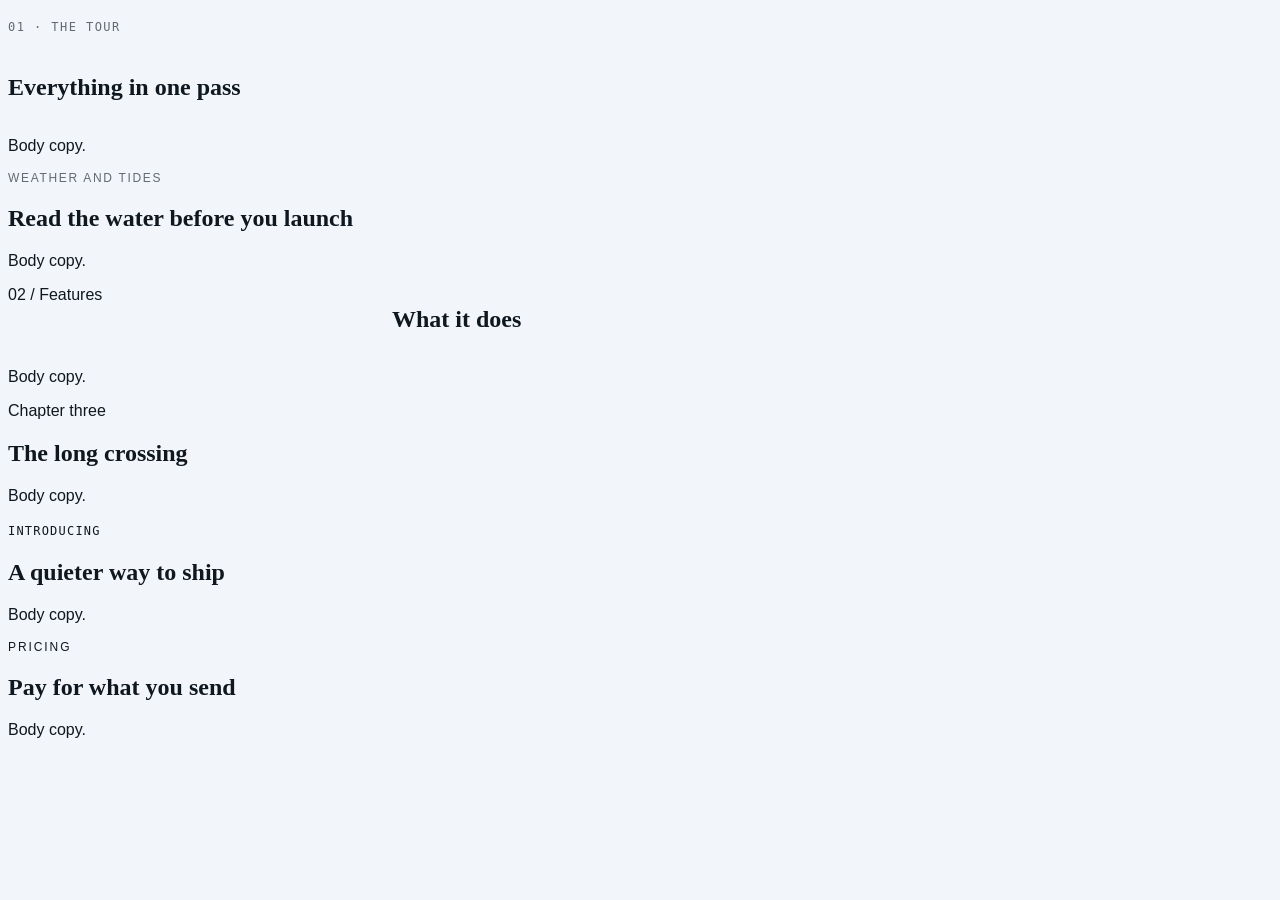
<file: .agents/skills/hallmark/scripts/fixtures/eyebrow-fail/index.html>
<!doctype html>
<!--
  Gate 54 fixture: MUST FAIL, six times.

  Every case here was invisible to the pre-1.3 detector, which keyed on
  `grid-template-columns` in the CSS and so only ever saw one geometry.
  Assertion (run from this directory):

    node ../../sloplint.mjs . --json | node -e "let s='';process.stdin.on('data',d=>s+=d).on('end',()=>console.log(JSON.parse(s).findings.filter(f=>f.gate==='54'&&f.grade==='FAIL').length))"
    # expected: 6

  Scoped to gate 54 on purpose: this file is deliberately slop in other ways too.
-->
<html lang="en">
<head>
<meta charset="utf-8">
<meta name="viewport" content="width=device-width, initial-scale=1">
<title>Gate 54 eyebrow fixture (must fail)</title>
<style>
/* Hallmark · macrostructure: fixture · tone: n/a · anchor hue: 250 · hero: Settled/H1 */
/* Hallmark · pre-emit critique: P3 H3 E3 S3 R3 V3 · weakest: all - this is a fixture */
:root {
  --color-paper: oklch(97% 0.006 250); --color-ink: oklch(20% 0.02 250);
  --color-muted: oklch(52% 0.015 250);
  --font-display: "Fraunces", serif; --font-body: "Public Sans", sans-serif;
  --font-label: "Geist Mono", monospace;
  --text-xs: 0.75rem; --tracking-label: 0.12em;
}
html, body { overflow-x: clip; }
body { background: var(--color-paper); color: var(--color-ink); font-family: var(--font-body); }
h1, h2, h3 { font-family: var(--font-display); }

/* 1: flex column. No grid anywhere; the old check could not see this. */
.a__head { display: flex; flex-direction: column; gap: 0.5rem; }
.a__eyebrow { font-family: var(--font-label); text-transform: uppercase;
  letter-spacing: var(--tracking-label); font-size: var(--text-xs); color: var(--color-muted); }

/* 2: plain block stack, and a class name outside the label vocabulary.
       Caught by resolved CSS alone: uppercase + tracking + small size. */
.b__strand { text-transform: uppercase; letter-spacing: 0.14em; font-size: 0.75rem;
  color: var(--color-muted); }

/* 3: the classic side-by-side grid. Regression guard for the old behaviour. */
.c__head { display: grid; grid-template-columns: minmax(0, 0.4fr) minmax(0, 1fr); gap: 2rem; }

/* 4: multi-column head declared ONLY inside a max-width block. The old check
       skipped every max-width rule, so this shape was a free pass. */
@media (max-width: 48rem) {
  .d__head { display: grid; grid-template-columns: 1fr 2fr; }
}

/* 5: class-less heading. The old check required a semantic match on the head
       wrapper's own classes to even look. */
.e__mark { font-family: var(--font-label); text-transform: uppercase;
  letter-spacing: 0.1em; font-size: 0.75rem; }

/* 6: "overline" was not in the old vocabulary at all. */
.overline { font-size: 0.75rem; letter-spacing: 0.16em; text-transform: uppercase; }
</style>
</head>
<body>

<!-- 1 · flex column stack -->
<section>
  <div class="a__head">
    <p class="a__eyebrow">01 · The tour</p>
    <h2>Everything in one pass</h2>
  </div>
  <p>Body copy.</p>
</section>

<!-- 2 · plain block stack, non-vocabulary class, CSS signals only -->
<section>
  <div>
    <p class="b__strand">Weather and tides</p>
    <h2>Read the water before you launch</h2>
  </div>
  <p>Body copy.</p>
</section>

<!-- 3 · side-by-side grid (the only shape the old gate caught) -->
<section>
  <div class="c__head">
    <span class="eyebrow">02 / Features</span>
    <h2>What it does</h2>
  </div>
  <p>Body copy.</p>
</section>

<!-- 4 · two-column head hidden inside a max-width query -->
<section>
  <div class="d__head">
    <span class="kicker">Chapter three</span>
    <h2>The long crossing</h2>
  </div>
  <p>Body copy.</p>
</section>

<!-- 5 · class-less heading under a labelled span -->
<section>
  <div>
    <span class="e__mark">Introducing</span>
    <h2>A quieter way to ship</h2>
  </div>
  <p>Body copy.</p>
</section>

<!-- 6 · the word the old vocabulary never knew -->
<section>
  <div>
    <p class="overline">Pricing</p>
    <h2>Pay for what you send</h2>
  </div>
  <p>Body copy.</p>
</section>

</body>
</html>
</file>
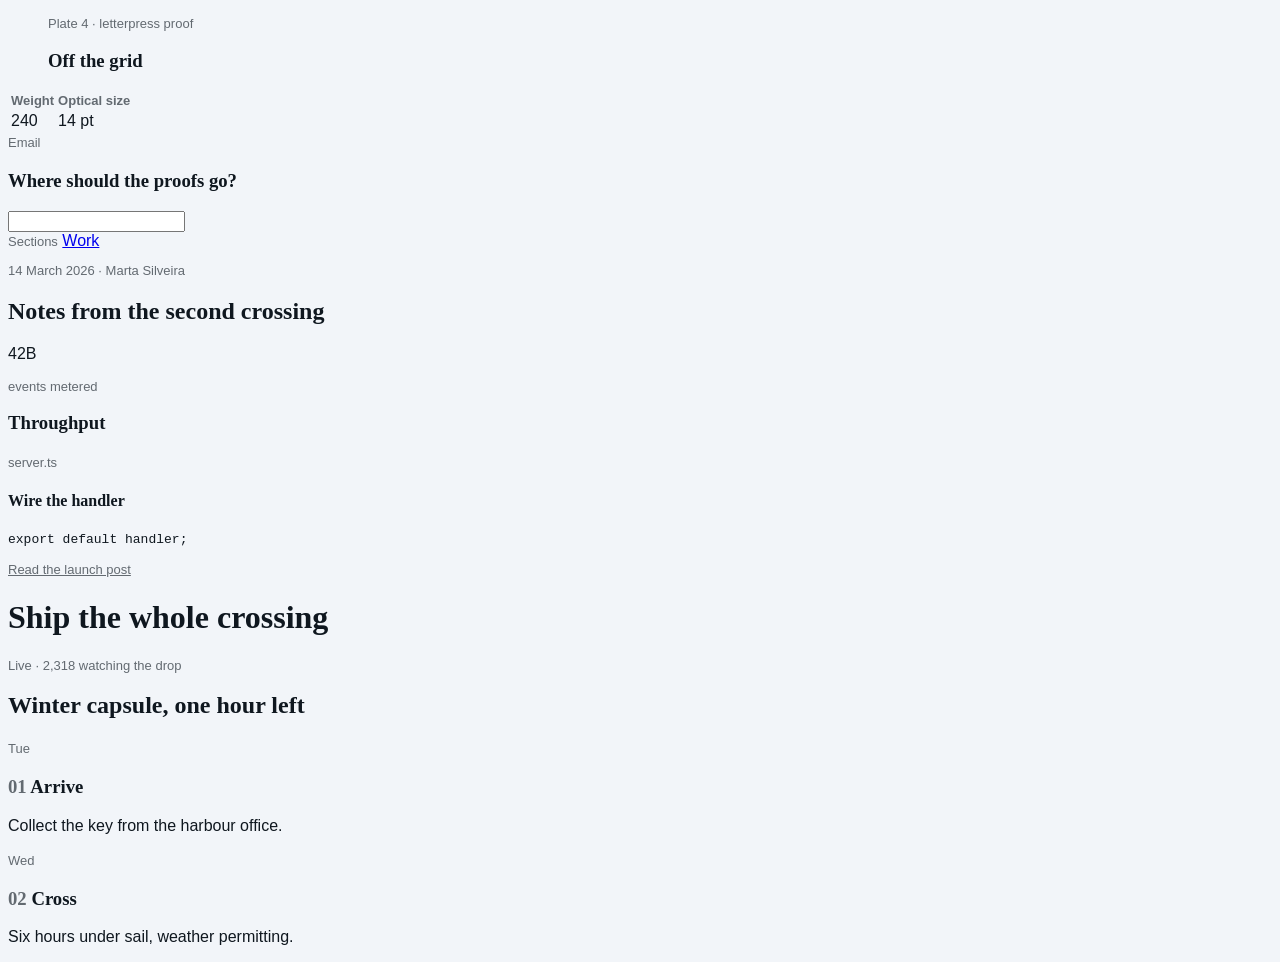
<file: .agents/skills/hallmark/scripts/fixtures/eyebrow-pass/index.html>
<!doctype html>
<!--
  Gate 54 fixture: MUST NOT FAIL.

  Ten shapes that look like an eyebrow to a naive detector and are not one.
  Each carries a fact, a destination, or an identifier the reader would
  otherwise lack: the exceptions gate 54 lists in references/gates.md.

  Assertion (run from this directory):

    node ../../sloplint.mjs . --json | node -e "let s='';process.stdin.on('data',d=>s+=d).on('end',()=>console.log(JSON.parse(s).findings.filter(f=>f.gate==='54').length))"
    # expected: 0

  Scoped to gate 54: this file makes no claim to be clean on the other gates.
-->
<html lang="en">
<head>
<meta charset="utf-8">
<meta name="viewport" content="width=device-width, initial-scale=1">
<title>Gate 54 carve-out fixture (must pass)</title>
<meta name="description" content="Fragments that sit near a heading without announcing it; gate 54 must stay quiet on every one.">
<style>
/* Hallmark · shape: fixture · genre: editorial · theme: fixture (by request)
 * hero: Settled · nav: none · footer: none · enrichment: none · signature: none, this is a gate 54 fixture
 * axes: light/roman-serif/cool · posture: restrained · contrast: pass · fold: n/a · v2.0.0 */
/* Hallmark · pre-emit critique: P3 H3 E3 S3 R3 V3 · weakest: all, this is a fixture */
/* Hallmark · answered F21 · unrelated fragments in one file, not a single document outline */
:root {
  --color-paper: oklch(97% 0.006 250); --color-ink: oklch(20% 0.02 250);
  --color-muted: oklch(52% 0.015 250); --color-accent: oklch(52% 0.14 250); --color-accent-ink: oklch(98% 0.005 250);
  --font-display: "Fraunces", serif; --font-body: "Public Sans", sans-serif;
  --font-label: var(--font-body);
  --text-xs: 0.8125rem;
}
html, body { overflow-x: clip; }
html { scrollbar-color: var(--color-muted) var(--color-paper); }
body { background: var(--color-paper); color: var(--color-ink); font-family: var(--font-body); caret-color: var(--color-accent); }
::selection { background: color-mix(in oklab, var(--color-accent) 22%, transparent); color: var(--color-ink); }
:focus-visible { outline: 2px solid var(--color-accent); outline-offset: 2px; }
a:active, button:active { transform: translateY(1px); }
button:disabled { opacity: 0.55; cursor: not-allowed; }
h1, h2, h3, h4 { font-family: var(--font-display); text-wrap: balance; }
.label { font-family: var(--font-label); font-size: var(--text-xs); color: var(--color-muted); }
.steps { list-style: none; counter-reset: step; padding: 0; }
.steps li { counter-increment: step; }
.steps li h3::before { content: counter(step, decimal-leading-zero) "  "; color: var(--color-muted); }
</style>
</head>
<body>

<!-- 1 · figcaption. Identifier, and it names something that is present. -->
<figure>
  <figcaption class="label">Plate 4 · letterpress proof</figcaption>
  <h3>Off the grid</h3>
</figure>

<!-- 2 · table column header. Identifier. -->
<table>
  <thead><tr><th class="label">Weight</th><th class="label">Optical size</th></tr></thead>
  <tbody><tr><td>240</td><td>14 pt</td></tr></tbody>
</table>

<!-- 3 · form field label. Identifier, bound to its control. -->
<form>
  <div>
    <label class="label" for="email">Email</label>
    <h3>Where should the proofs go?</h3>
    <input id="email" type="email">
  </div>
</form>

<!-- 4 · nav label. Destination. -->
<nav>
  <div>
    <span class="label">Sections</span>
    <h2 hidden>Navigation</h2>
    <a href="/work">Work</a>
  </div>
</nav>

<!-- 5 · dateline. Fact: the date appears nowhere else. -->
<article>
  <p class="label"><time datetime="2026-03-14">14 March 2026</time> · Marta Silveira</p>
  <h2>Notes from the second crossing</h2>
</article>

<!-- 6 · unit label AFTER the figure it labels. Order is the discriminator. -->
<section>
  <div>
    <p class="stat__num">42B</p>
    <p class="label">events metered</p>
  </div>
  <h3>Throughput</h3>
</section>

<!-- 7 · code filename tab. Identifier: a real path. -->
<section>
  <div>
    <span class="label">server.ts</span>
    <h4>Wire the handler</h4>
  </div>
  <pre><code>export default handler;</code></pre>
</section>

<!-- 8 · linked announcement chip. Destination, and it goes somewhere real. -->
<header>
  <div>
    <a class="label" href="/changelog/v2">Read the launch post</a>
    <h1>Ship the whole crossing</h1>
  </div>
</header>

<!-- 9 · live telemetry above a headline. Fact, and the digits prove it. -->
<section>
  <div>
    <p class="label">Live · 2,318 watching the drop</p>
    <h1>Winter capsule, one hour left</h1>
  </div>
</section>

<!-- 10 · a real <ol>. The numbers come from counter(), not from typed labels;
         a genuine per-step identifier rides along without becoming a kicker. -->
<ol class="steps">
  <li>
    <span class="label">Tue</span>
    <h3>Arrive</h3>
    <p>Collect the key from the harbour office.</p>
  </li>
  <li>
    <span class="label">Wed</span>
    <h3>Cross</h3>
    <p>Six hours under sail, weather permitting.</p>
  </li>
</ol>

</body>
</html>
</file>
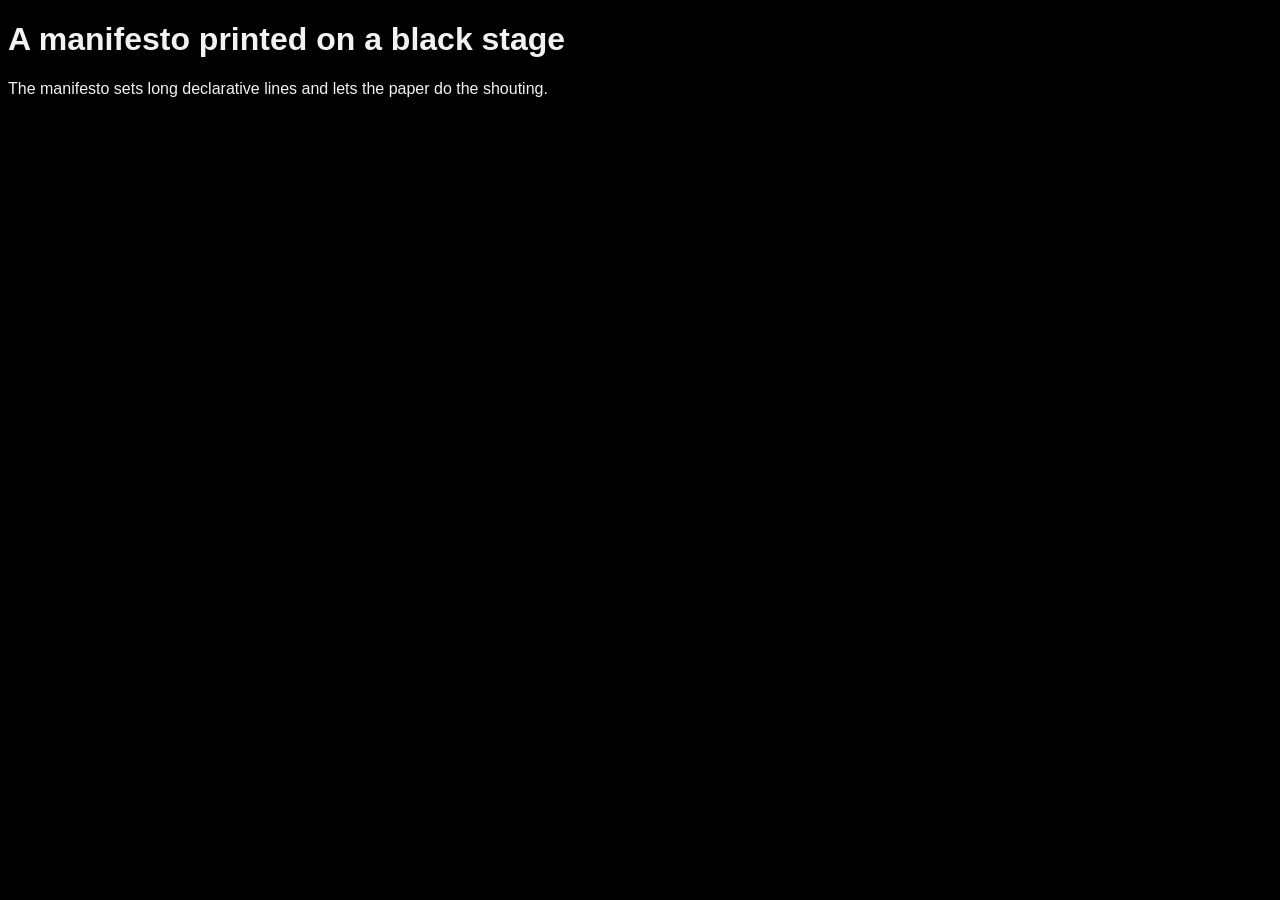
<file: .agents/skills/hallmark/scripts/fixtures/waiver/index.html>
<!doctype html>
<!--
  Waiver fixture. Five waivers are claimed on a deliberately expressive page:
  four are honoured, one is refused because it names a Floor gate, and the build
  ships. There is no cap, so the page is not blocked for being expressive; what
  it gets instead is a NOTE saying four waivers is a house style, not exceptions.

  Assertion (run from this directory):

    node ../../sloplint.mjs . --json | node -e "let s='';process.stdin.on('data',d=>s+=d).on('end',()=>{const j=JSON.parse(s);console.log(JSON.stringify(j.summary))})"
    # expected: fails 0, reflex 0, waived 5, rejected 2, answered 1, notes 1
    # (waived counts findings, not gates: gate 1 fires on both the token and the
    #  h1 rule, and gate 7 on both the token and the body background)

  Case by case:
    waive 40  -> refused, Floor is never waivable, and gate 40 still binds
    waive 7b  -> honoured; the guard (surface: absolute in the stamp) holds
    waive 22  -> honoured
    waive 25  -> honoured (no finding to downgrade on this page)
    waive 1   -> honoured, and trips the >3 house-style NOTE
    answered F3  -> honoured; the Finish finding reports ANSWERED instead of WARN
    answered 40  -> refused; 40 is Floor, and Floor findings are fixed, not answered
-->
<html lang="en">
<head>
<meta charset="utf-8">
<meta name="viewport" content="width=device-width, initial-scale=1">
<title>Waiver fixture</title>
<style>
/* Hallmark · macrostructure: Manifesto · tone: austere · anchor hue: 250 · surface: absolute · nav: N9 · footer: Ft2 · hero: Poster/H1 */
/* Hallmark · pre-emit critique: P5 H4 E5 S4 R5 V4 · weakest: E - fixture, not a real build */
/* Hallmark · waive 40 · contrast measured on the stage · the manifesto is printed white on black */
/* Hallmark · waive 7b · surface: absolute declared, 40-41 pass · the manifesto stage is printed on black paper */
/* Hallmark · waive 22 · neutrals achromatic throughout · the manifesto rules are pure grey by intent */
/* Hallmark · waive 25 · measure runs to 96ch · the manifesto sets long declarative lines */
/* Hallmark · waive 1 · two families declared · the manifesto pairs a display serif with a grotesque */
/* Hallmark · answered F3 · the manifesto head is one word and cannot wrap, so balance has nothing to balance */
/* Hallmark · answered 40 · contrast is fine here honestly */
:root {
  --color-paper: #000;
  --color-ink: oklch(96% 0 250);
  --font-display: Inter, sans-serif;
  --font-body: "Public Sans", sans-serif;
}
html, body { overflow-x: clip; }
body { background: var(--color-paper); color: var(--color-ink); font-family: var(--font-body); }
h1 { font-family: var(--font-display); }
</style>
</head>
<body>
  <h1>A manifesto printed on a black stage</h1>
  <p>The manifesto sets long declarative lines and lets the paper do the shouting.</p>
</body>
</html>
</file>
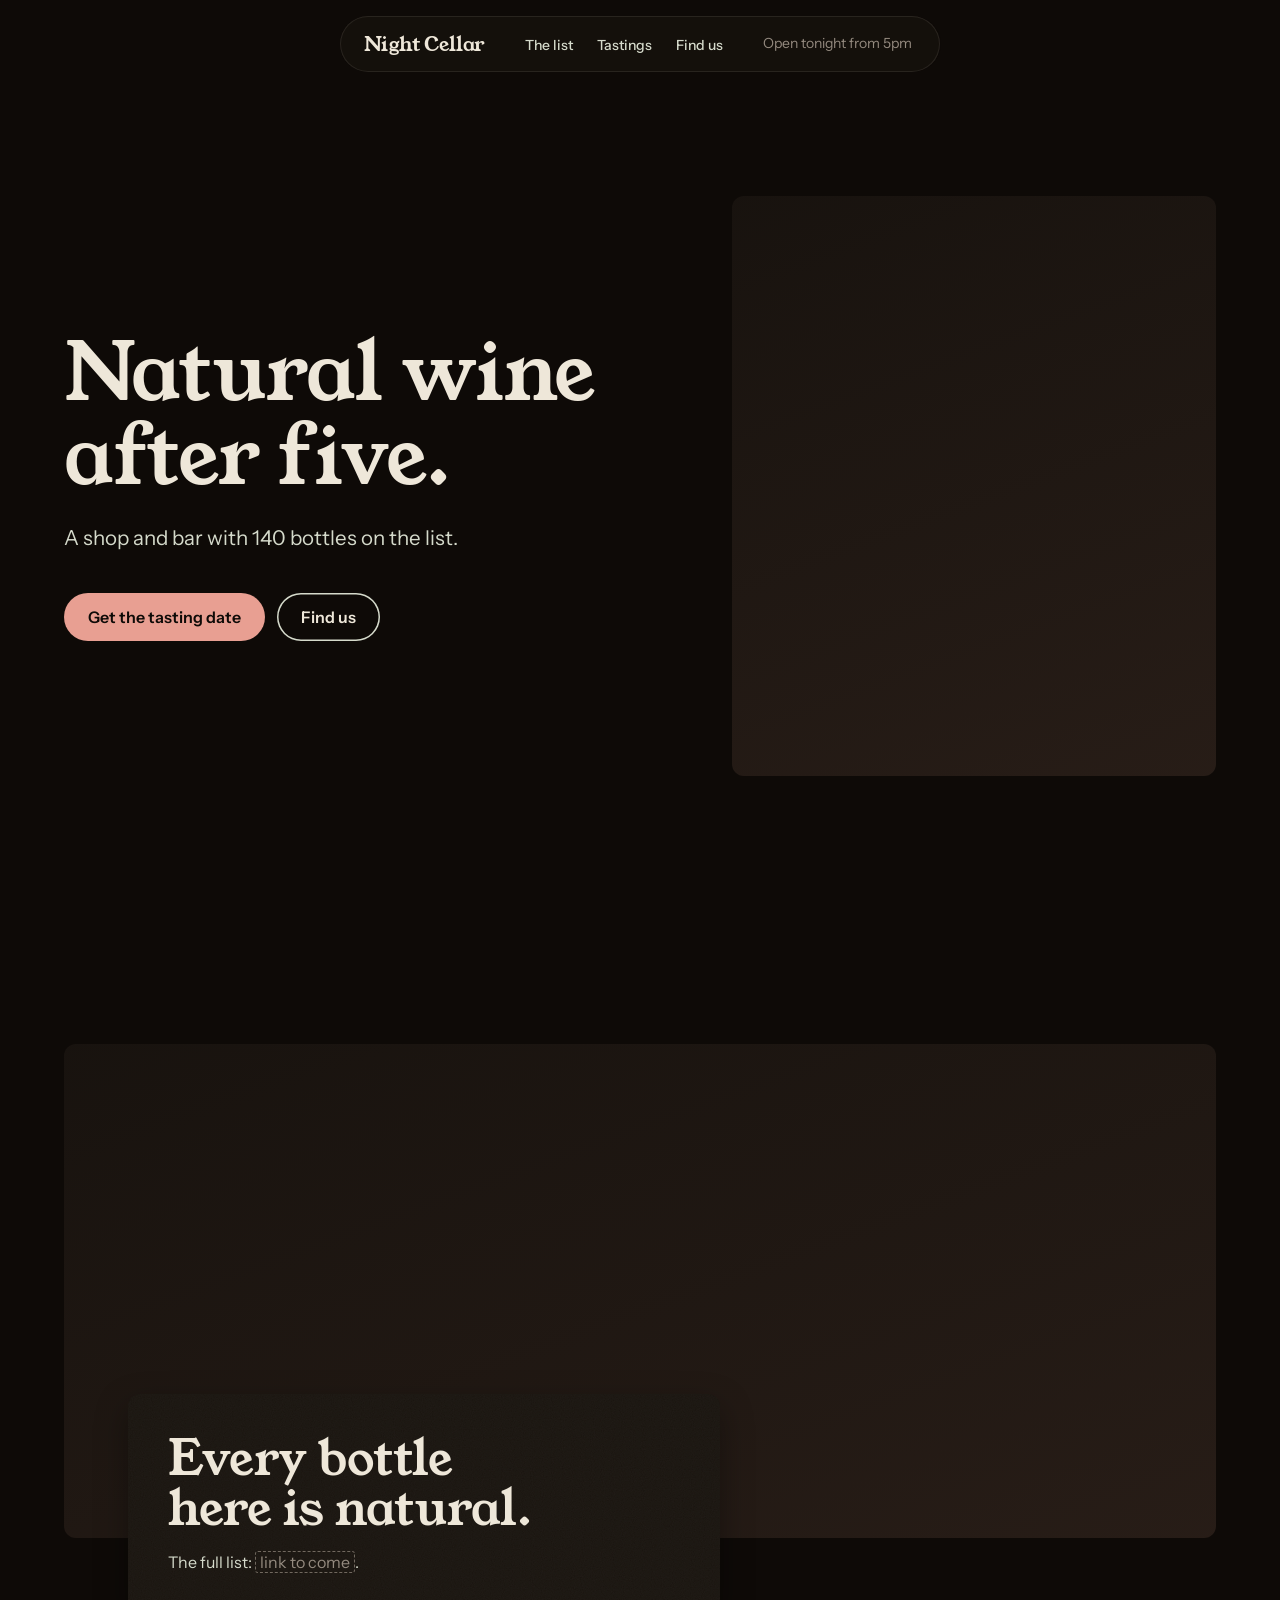
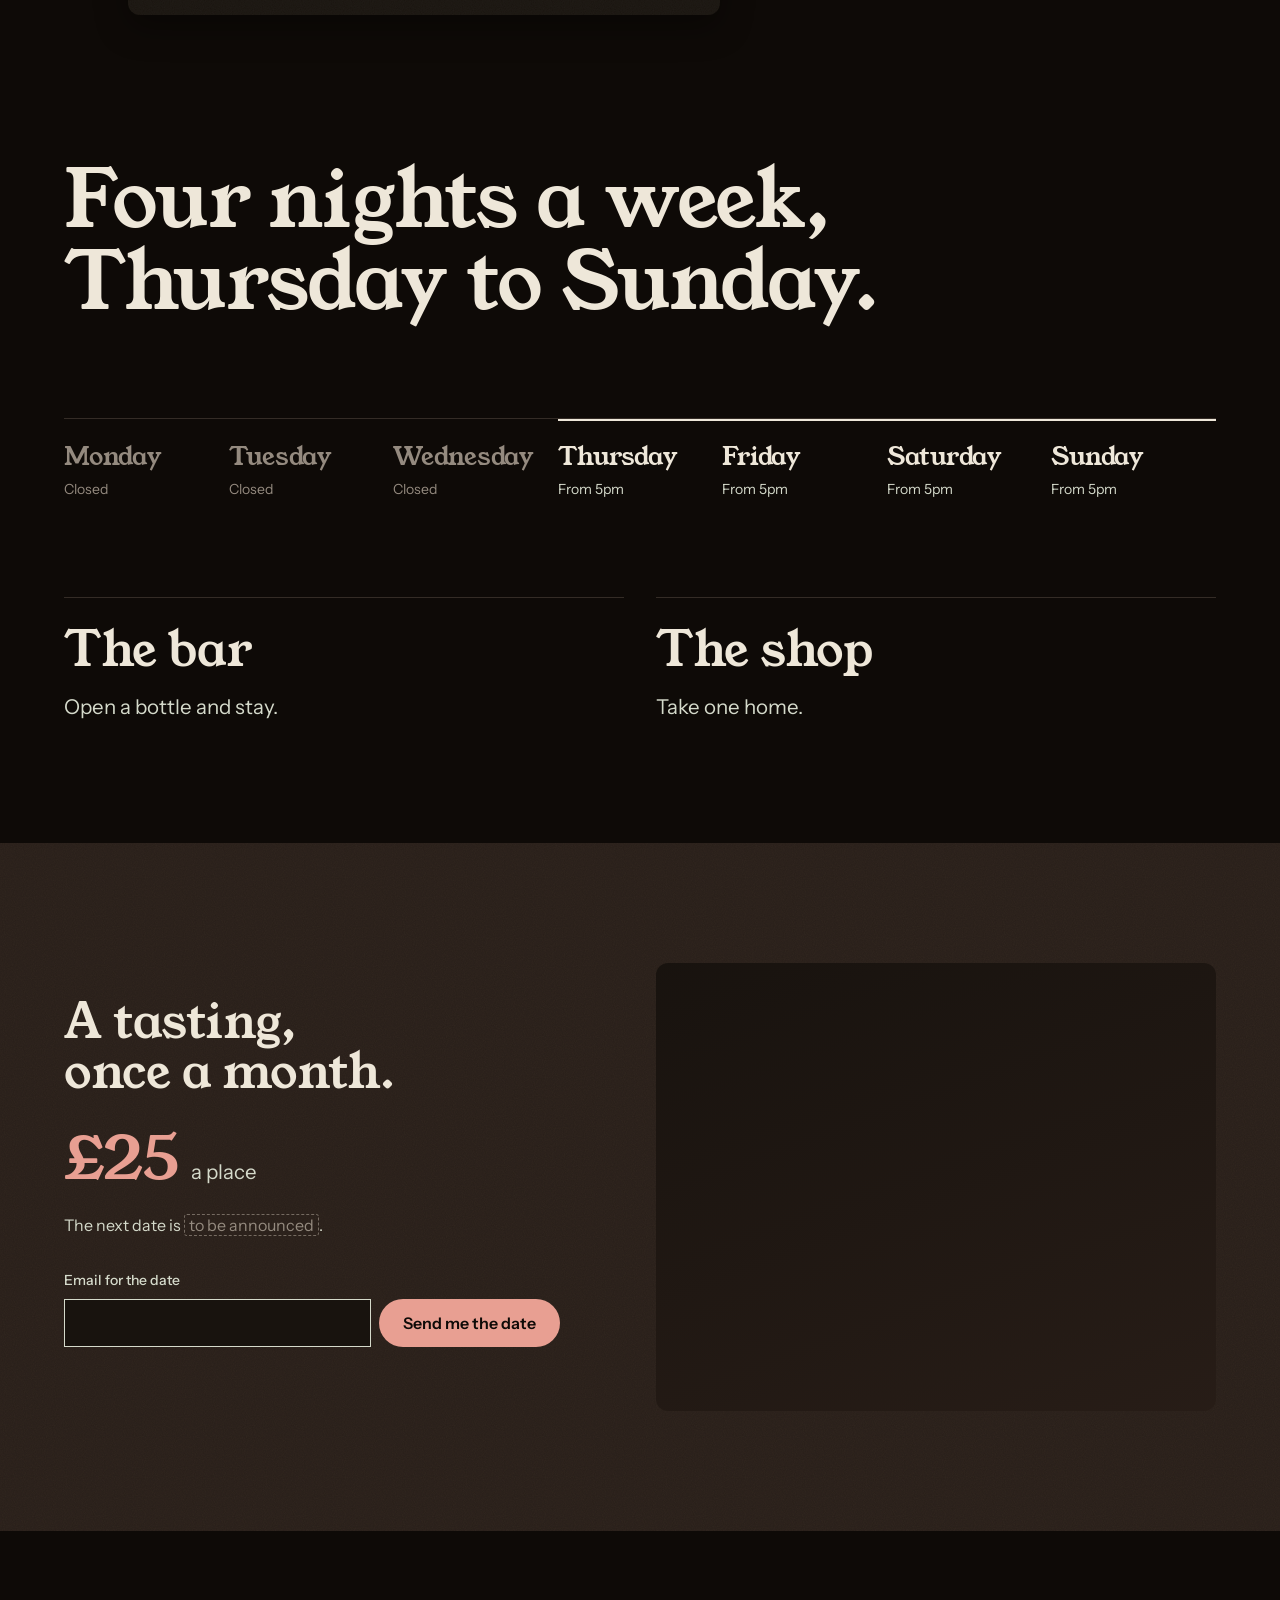
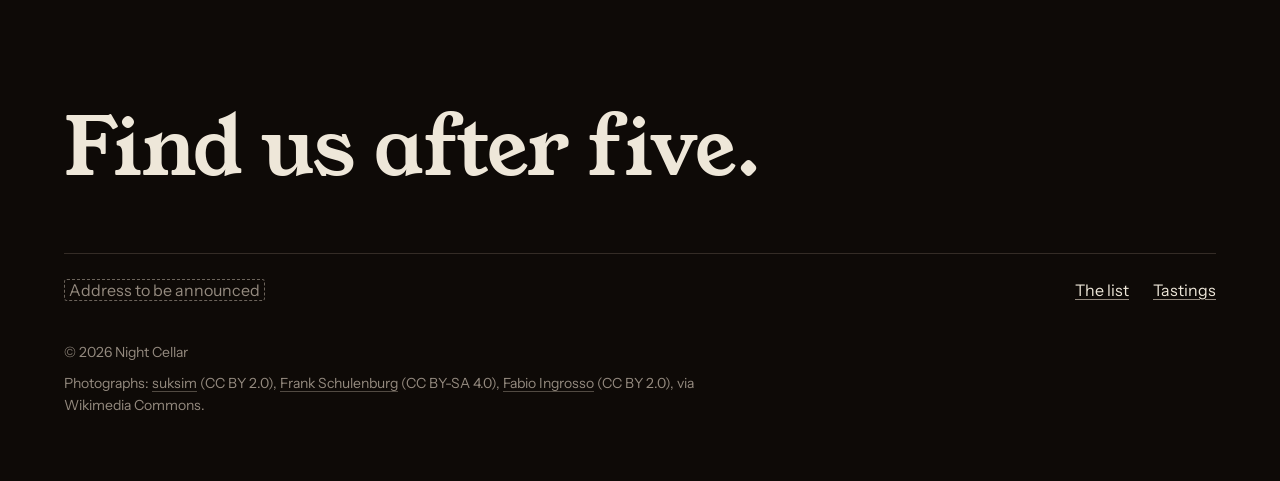
<file: .agents/skills/hallmark/scripts/fixtures/exemplars/atmospheric.html>
<!doctype html>
<html lang="en">
<head>
<meta charset="utf-8">
<meta name="viewport" content="width=device-width, initial-scale=1">
<title>Night Cellar: natural wine after five, Thursday to Sunday</title>
<meta name="description" content="Night Cellar is a natural wine shop and bar with 140 bottles on the list, open Thursday to Sunday from 5pm, with a tasting once a month.">
<link rel="preconnect" href="https://fonts.googleapis.com">
<link rel="preconnect" href="https://fonts.gstatic.com" crossorigin>
<link href="https://fonts.googleapis.com/css2?family=Young+Serif&family=Instrument+Sans:wght@400;500;600&display=swap" rel="stylesheet">
<style>
/* Hallmark · job: visit · shape: Photographic · genre: atmospheric · theme: Spore (by request)
 * hero: Settled · nav: floating pill · footer: statement · imagery: photographs, library 3, warm con=6 exp=-4 · signature: a pour into the decanter after five beside the head, with tonight's door in the nav · spore: cellar
 * axes: dark/roman-serif/warm · posture: committed · contrast: pass · fold: pass · v2.0.0 */
/* Hallmark · pre-emit critique: P4 H4 E4 S4 R5 V4 · weakest: S, the photographs are a stand-in bar; every head carries a fact from the brief, the pour is pink like the one signal, and the nav reads tonight's door from the brief's hours */
/* Hallmark · hero-review: in-thread · ship · 0 findings · finish-review: subagent · fix · 5 findings · 5 resolved · gap: the maker's-log voice can name no bottle until the user gives the list */
:root {
  color-scheme: dark;
  --space-3xs: 2px; --space-2xs: 4px; --space-xs: 8px; --space-sm: 12px; --space-md: 16px; --space-lg: 24px; --space-xl: 40px; --space-2xl: 64px; --space-3xl: 96px; --space-4xl: 144px;
  --text-xs: 0.8125rem; --text-sm: 0.875rem; --text-md: 1rem; --text-lg: 1.25rem; --text-xl: 1.5625rem; --text-2xl: 1.953rem; --text-3xl: 2.441rem;
  --text-display-s: clamp(2.25rem, 4vw + 0.5rem, 3.75rem); --text-display: clamp(2.75rem, 5vw + 1rem, 5.25rem);
  --text-section: clamp(2rem, 2.5vw + 1rem, 3.5rem); --text-title: clamp(1.25rem, 0.75vw + 0.875rem, 1.625rem); --text-lead: clamp(1.125rem, 0.35vw + 1rem, 1.375rem);
  --ease-out: cubic-bezier(0.16, 1, 0.3, 1); --ease-in: cubic-bezier(0.7, 0, 0.84, 0); --ease-in-out: cubic-bezier(0.65, 0, 0.35, 1);
  --dur-micro: 120ms; --dur-short: 220ms; --dur-long: 420ms;
  --color-error: oklch(72% 0.15 27); --color-success: oklch(76% 0.13 150);
  --container: 1440px; --gutter: 64px; --gap-columns: 32px; --section-gap-s: 120px; --section-gap: 144px; --section-gap-l: 176px;
  --z-base: 1; --z-raised: 10; --z-dropdown: 100; --z-sticky: 200; --z-sticky-nav: 300; --z-modal: 400; --z-toast: 500; --z-tooltip: 600;
  --color-paper: oklch(15% 0.01 60); --color-paper-2: oklch(19% 0.012 60); --color-paper-3: oklch(24% 0.02 50);
  --color-ink: oklch(93% 0.02 85); --color-ink-2: oklch(88% 0.02 120); --color-muted: oklch(64% 0.02 70);
  --color-rule: oklch(30% 0.015 60);
  --color-accent: oklch(77% 0.09 30); --color-accent-2: oklch(86% 0.06 30); --color-accent-ink: oklch(15% 0.01 60); --color-focus: oklch(86% 0.06 30);
  --font-display: "Young Serif", Georgia, serif; --font-body: "Instrument Sans", ui-sans-serif, system-ui, sans-serif;
  --font-outlier: "DM Mono", ui-monospace, monospace;
  --radius-card: 12px; --radius-pill: 999px; --rule-hair: 1px;
  --shadow-card: 0 12px 32px oklch(8% 0.01 60 / 0.35);
  --tracking-display: -0.01em;
  --grain: 0.15; --display-weight: 400;
}
*, *::before, *::after { box-sizing: border-box; }
html, body { overflow-x: clip; }
html { scrollbar-color: var(--color-muted) var(--color-paper); scroll-padding-top: var(--space-3xl); }
body { margin: 0; background: var(--color-paper); color: var(--color-ink); font-family: var(--font-body); font-size: var(--text-md); line-height: 1.55; -webkit-font-smoothing: antialiased; caret-color: var(--color-accent); }
::selection { background: color-mix(in oklab, var(--color-accent) 22%, transparent); color: var(--color-ink); }
:focus-visible { outline: 2px solid var(--color-focus); outline-offset: 2px; }
a { color: inherit; text-decoration-thickness: 1px; text-underline-offset: 0.16em; }
h1, h2, h3 { margin: 0; font-family: var(--font-display); font-weight: var(--display-weight, 700); font-synthesis: none; letter-spacing: var(--tracking-display); line-height: 1.05; overflow-wrap: break-word; min-width: 0; text-wrap: balance; }
h1 { max-width: 20ch; font-size: var(--text-display); } h2 { max-width: 30ch; font-size: var(--text-section); } h3 { max-width: 40ch; font-size: var(--text-title); line-height: 1.2; }
.lead { font-size: var(--text-lead); line-height: 1.45; max-width: 52ch; }
p { margin: 0; text-wrap: pretty; }
p:not([class]) { max-width: 65ch; }
img, video { max-width: 100%; height: auto; display: block; }
svg { display: block; }
[hidden] { display: none !important; }
button, input, select, textarea { font: inherit; }
.container { width: 100%; max-width: var(--container); margin-inline: auto; padding-inline: var(--gutter); box-sizing: border-box; }
.num, .figure, td.num { font-variant-numeric: tabular-nums; }
.visually-hidden { position: absolute; width: 1px; height: 1px; overflow: hidden; clip-path: inset(50%); white-space: nowrap; }
[data-slot] { position: relative; overflow: hidden; background: linear-gradient(160deg, var(--color-paper-2, var(--color-paper)), var(--color-paper-3, var(--color-paper))); }
[data-slot] > img { position: absolute; inset: 0; width: 100%; height: 100%; object-fit: cover; z-index: 1; }
[data-slot]:has(> img) > :not(img):not([data-keep]) { display: none !important; }
@media (max-width: 60rem) { :root { --gutter: 24px; --section-gap-s: 80px; --section-gap: 96px; --section-gap-l: 120px; } }
@media (max-width: 40rem) { :root { --gutter: 16px; --section-gap-s: 56px; --section-gap: 72px; --section-gap-l: 96px; --gap-columns: 16px; } }
@media (prefers-reduced-motion: reduce) { *:not(.keep-motion), *:not(.keep-motion)::before, *:not(.keep-motion)::after { animation-duration: 0.01ms !important; animation-iteration-count: 1 !important; transition-duration: 0.01ms !important; scroll-behavior: auto !important; } }
/* photographs: warm con=6 exp=-4 */
[data-slot] > img { filter: sepia(0.28) saturate(0.94) contrast(1.06) brightness(0.96); }
/* Page */
*, *::before, *::after { box-sizing: border-box; }
.skip { position: absolute; left: var(--space-md); top: calc(-1 * var(--space-3xl)); z-index: var(--z-toast); padding: var(--space-xs) var(--space-md); border-radius: var(--radius-pill); background: var(--color-ink); color: var(--color-paper); }
.skip:focus-visible { top: var(--space-md); }

/* Controls: the theme's pair */
.btn { display: inline-flex; align-items: center; justify-content: center; min-height: 48px; padding: 0 var(--space-lg); border: 0; border-radius: var(--radius-pill); font: 600 var(--text-md)/1 var(--font-body); white-space: nowrap; text-decoration: none; cursor: pointer; transition: background-color var(--dur-micro) var(--ease-out), box-shadow var(--dur-micro) var(--ease-out), transform var(--dur-micro) var(--ease-out); }
.btn--primary { background: var(--color-accent); color: var(--color-accent-ink); }
.btn--primary:hover { background: var(--color-accent-2); }
.btn--secondary { background: transparent; color: var(--color-ink); box-shadow: inset 0 0 0 1.5px var(--color-ink-2); }
.btn--secondary:hover { background: var(--color-paper-3); }
.btn:active { transform: translateY(1px); }
.btn:focus-visible { outline: 2px solid var(--color-focus); outline-offset: 3px; }
.btn:disabled, .btn[aria-disabled="true"] { opacity: 0.55; cursor: not-allowed; transform: none; }
.btn[aria-busy="true"] { cursor: progress; }
.actions { display: flex; flex-wrap: wrap; gap: var(--space-sm); }

/* Nav: a floating pill on a blur, the genre's one glass */
.nav { position: fixed; top: var(--space-md); left: 0; right: 0; z-index: var(--z-sticky-nav); display: flex; justify-content: center; padding-inline: var(--gutter); pointer-events: none; }
.nav__pill { pointer-events: auto; display: flex; align-items: center; gap: var(--space-xl); min-height: 56px; padding: var(--space-2xs) var(--space-2xs) var(--space-2xs) var(--space-lg); border-radius: var(--radius-pill); background: color-mix(in oklab, var(--color-paper-2) 74%, transparent); -webkit-backdrop-filter: blur(14px); backdrop-filter: blur(14px); box-shadow: inset 0 0 0 1px color-mix(in oklab, var(--color-ink) 9%, transparent); }
.wordmark { font: 400 var(--text-lg)/1 var(--font-display); letter-spacing: var(--tracking-display); color: var(--color-ink); text-decoration: none; white-space: nowrap; }
.nav__links { display: flex; gap: var(--space-lg); margin: 0; padding: 0; list-style: none; }
.nav__links a { font-size: var(--text-sm); font-weight: 500; color: var(--color-ink-2); text-decoration: none; text-underline-offset: 0.3em; white-space: nowrap; }
.nav__links a:hover { color: var(--color-ink); text-decoration: underline; text-decoration-color: var(--color-accent); }
.nav__links a:active { color: var(--color-accent-2); }
.wordmark:focus-visible, .nav__links a:focus-visible { outline: 2px solid var(--color-focus); outline-offset: 4px; border-radius: var(--radius-pill); }
.nav__door { margin: 0; padding-right: var(--space-lg); font-size: var(--text-sm); color: var(--color-muted); white-space: nowrap; }

/* Photographs */
.photo { position: relative; margin: 0; border-radius: var(--radius-card); }
.photo > img { border-radius: inherit; outline: var(--rule-hair) solid color-mix(in oklab, var(--color-ink) 8%, transparent); outline-offset: -1px; }

/* Hero: Settled, the pour standing beside the head */
.hero { display: grid; align-items: center; min-height: 100dvh; padding-block: calc(56px + var(--space-xl)) var(--space-lg); box-sizing: border-box; }
.hero__grid { display: grid; grid-template-columns: minmax(0, 1fr) minmax(0, min(35rem, 42%)); column-gap: var(--space-3xl); align-items: center; }
.hero__text { display: grid; gap: var(--space-lg); }
.hero__text h1 { max-width: 13ch; }
.hero__text .lead { color: var(--color-ink-2); max-width: 34ch; }
.hero__text .actions { margin-top: var(--space-md); }
.hero__photo { aspect-ratio: 5 / 6; max-height: calc(100dvh - 56px - var(--space-3xl) - var(--space-xl)); }

@media (max-width: 60rem) {
  .nav { padding-inline: var(--space-md); }
  .nav__pill { gap: var(--space-md); padding-left: var(--space-md); }
  .nav__links { display: none; }
  .hero { min-height: 0; padding-block: calc(56px + var(--space-3xl)) var(--space-2xl); }
  .hero__grid { grid-template-columns: minmax(0, 1fr); row-gap: var(--space-xl); }
  .hero__photo { max-height: none; }
}

/* Grain: the theme's speck, on a band or a panel, never on a photograph */
.grained { position: relative; isolation: isolate; }
.grained::after { content: ""; position: absolute; inset: 0; z-index: var(--z-base); border-radius: inherit; pointer-events: none; opacity: var(--grain); mix-blend-mode: screen;
  background-image: url("data:image/svg+xml,%3Csvg xmlns='http://www.w3.org/2000/svg' width='200' height='200'%3E%3Cfilter id='n'%3E%3CfeTurbulence type='fractalNoise' baseFrequency='0.9' numOctaves='2'/%3E%3CfeColorMatrix values='0 0 0 0 0.6 0 0 0 0 0.55 0 0 0 0 0.45 0 0 0 0.35 0'/%3E%3C/filter%3E%3Crect width='200' height='200' filter='url(%23n)'/%3E%3C/svg%3E"); }
.grained > * { position: relative; z-index: var(--z-raised); }

/* The list: the racks edge to edge, the head on a grained plate across its foot */
.list { padding-top: var(--section-gap); }
.list__photo { aspect-ratio: 21 / 9; }
.plate { display: grid; gap: var(--space-md); width: min(100%, 37rem); margin: calc(-1 * var(--space-4xl)) 0 0 var(--space-2xl); padding: var(--space-xl); border-radius: var(--radius-card); background: var(--color-paper-2); box-shadow: var(--shadow-card); z-index: var(--z-raised); }
.plate__more { color: var(--color-ink-2); }

/* Four nights: the week set in type, the open nights lit, the dark ones left dim */
.nights { margin-top: var(--section-gap); }
.statement { max-width: 18ch; font-size: var(--text-display); line-height: 1.02; }
.week { display: grid; grid-template-columns: repeat(7, minmax(0, 1fr)); margin: var(--space-3xl) 0 0; padding: 0; list-style: none; border-top: var(--rule-hair) solid var(--color-rule); }
.week__day { display: grid; gap: var(--space-xs); padding: var(--space-lg) var(--space-md) 0 0; }
.week__name { font: 400 var(--text-xl)/1.1 var(--font-display); letter-spacing: var(--tracking-display); }
.week__hours { font-size: var(--text-sm); color: var(--color-ink-2); }
.week__day.is-open { box-shadow: inset 0 2px 0 var(--color-ink); }
.week__day.is-shut .week__name, .week__day.is-shut .week__hours { color: var(--color-muted); }
.ways { display: grid; grid-template-columns: repeat(2, minmax(0, 1fr)); column-gap: var(--gap-columns); margin-top: var(--space-3xl); }
.way { display: grid; gap: var(--space-sm); padding-top: var(--space-lg); border-top: var(--rule-hair) solid var(--color-rule); }
.way h3 { font-size: var(--text-section); max-width: none; }
.way p { font-size: var(--text-lead); color: var(--color-ink-2); }

/* Tastings: the one band, grained, the price in pink */
.tastings { margin-top: var(--section-gap-s); padding-block: var(--section-gap-s); background: var(--color-paper-3); }
.tastings__grid { display: grid; grid-template-columns: repeat(2, minmax(0, 1fr)); column-gap: var(--gap-columns); align-items: center; }
.tastings__text { display: grid; gap: var(--space-lg); padding-right: var(--space-2xl); }
.tastings__text > p:not([class]) { color: var(--color-ink-2); }
.price { display: flex; align-items: baseline; gap: var(--space-sm); margin-top: var(--space-xs); color: var(--color-ink-2); font-size: var(--text-lead); }
.price__figure { font: 400 var(--text-display-s)/1 var(--font-display); letter-spacing: var(--tracking-display); color: var(--color-accent); font-variant-numeric: lining-nums tabular-nums; }
.tastings__photo { aspect-ratio: 5 / 4; min-height: 440px; }
.fill { padding: 0 0.25em; border: 1px dashed color-mix(in oklch, var(--color-muted) 70%, transparent); border-radius: 3px; color: var(--color-muted); -webkit-box-decoration-break: clone; box-decoration-break: clone; }

.signup { display: grid; gap: var(--space-xs); margin-top: var(--space-xs); }
.signup label { font-size: var(--text-sm); font-weight: 500; color: var(--color-ink-2); }
.signup__row { display: flex; gap: var(--space-xs); }
.signup input { flex: 1; min-width: 0; min-height: 48px; padding: 0 var(--space-md); border: 1.5px solid var(--color-ink-2); border-radius: 0; background: var(--color-paper-2); color: var(--color-ink); outline: 2px solid transparent; outline-offset: -4px; }
.signup input:hover { background: var(--color-paper); }
.signup input:focus-visible { outline-color: var(--color-focus); }
.signup input[aria-invalid] { border-color: var(--color-error); }
.signup input:disabled { opacity: 0.55; cursor: not-allowed; }
.signup__help { min-height: 1lh; font-size: var(--text-sm); color: var(--color-muted); }

/* Footer: a statement, then the facts and links */
.footer { padding-block: var(--section-gap-l) var(--space-2xl); }
.footer__line { max-width: 16ch; font-size: var(--text-display); line-height: 1.02; }
.footer__row { display: flex; flex-wrap: wrap; justify-content: space-between; align-items: baseline; gap: var(--space-lg); margin-top: var(--space-2xl); padding-top: var(--space-lg); border-top: var(--rule-hair) solid var(--color-rule); }
.footer__where { color: var(--color-ink-2); }
.footer__links { display: flex; flex-wrap: wrap; gap: var(--space-lg); margin: 0; padding: 0; list-style: none; }
.footer__links a { color: var(--color-ink); text-decoration-color: var(--color-muted); white-space: nowrap; }
.footer__links a:hover { text-decoration-color: var(--color-accent); }
.footer__links a:focus-visible { outline: 2px solid var(--color-focus); outline-offset: 3px; }
.legal { margin-top: var(--space-xl); font-size: var(--text-sm); color: var(--color-muted); }
.credits { max-width: 80ch; margin-top: var(--space-xs); font-size: var(--text-sm); line-height: 1.6; color: var(--color-muted); }
.credits span { white-space: nowrap; }
.credits a { color: inherit; text-decoration-color: color-mix(in oklab, var(--color-muted) 50%, transparent); text-underline-offset: 0.2em; }
.credits a:hover { text-decoration-color: var(--color-accent); }

@media (max-width: 60rem) {
  .plate { margin: calc(-1 * var(--space-2xl)) 0 0; padding: var(--space-lg); }
  .list__photo { aspect-ratio: 4 / 3; }
  .week { grid-template-columns: minmax(0, 1fr); margin-top: var(--space-2xl); border-top: 0; }
  .week__day { grid-template-columns: minmax(0, 1fr) auto; align-items: baseline; padding: var(--space-sm) 0; border-top: var(--rule-hair) solid var(--color-rule); }
  .week__day.is-open { box-shadow: none; }
  .week__name { font-size: var(--text-lg); }
  .ways { grid-template-columns: minmax(0, 1fr); row-gap: var(--space-xl); margin-top: var(--space-3xl); }
  .statement, .footer__line { font-size: var(--text-section); }
  .tastings__grid { grid-template-columns: minmax(0, 1fr); row-gap: var(--space-xl); }
  .tastings__text { padding-right: 0; }
  .tastings__photo { min-height: 0; }
}
@media (max-width: 40rem) {
  .signup__row { flex-direction: column; }
}
</style>
<script>document.documentElement.classList.add('js');</script>
</head>
<body>
<a class="skip" href="#main">Skip to content</a>

<header class="nav">
  <nav class="nav__pill" aria-label="Main">
    <a class="wordmark" href="#top" aria-label="Night Cellar, home">Night Cellar</a>
    <ul class="nav__links" role="list">
      <li><a href="#list">The list</a></li>
      <li><a href="#tastings">Tastings</a></li>
      <li><a href="#find">Find us</a></li>
    </ul>
    <p class="nav__door" role="status" id="door">Open Thursday to Sunday</p>
  </nav>
</header>

<main id="main">
  <section class="hero" id="top" aria-labelledby="hero-title">
    <div class="container hero__grid">
      <div class="hero__text">
        <h1 id="hero-title">Natural wine after five.</h1>
        <p class="lead">A shop and bar with 140 bottles on the list.</p>
        <div class="actions">
          <a class="btn btn--primary" href="#tastings">Get the tasting date</a>
          <a class="btn btn--secondary" href="#find">Find us</a>
        </div>
      </div>
      <figure class="photo hero__photo" data-slot="hero" data-alt="A glass being poured at the bar after five">
        <img src="https://upload.wikimedia.org/wikipedia/commons/thumb/b/b1/Pouring_wine_into_a_decanter.jpg/1280px-Pouring_wine_into_a_decanter.jpg" width="3872" height="2592" fetchpriority="high" alt="Wine poured from a bottle into a glass decanter in low light" style="object-position: 42% 50%">
      </figure>
    </div>
  </section>

  <section class="list" id="list" aria-labelledby="list-title">
    <div class="container">
      <figure class="photo list__photo" data-slot="photo-1" data-alt="The bottles on the list, racked in the shop">
        <img src="https://upload.wikimedia.org/wikipedia/commons/thumb/9/9e/Schramsberg_Vineyards%2C_July_2019-7579%2B7580.jpg/1280px-Schramsberg_Vineyards%2C_July_2019-7579%2B7580.jpg" width="6244" height="3903" loading="lazy" alt="A long cellar aisle between racks of bottles laid neck down" style="object-position: 50% 60%">
      </figure>
      <div class="plate grained">
        <h2 id="list-title">Every bottle here is natural.</h2>
        <p class="plate__more">The full list: <span class="fill" data-fill="list">link to come</span>.</p>
      </div>
    </div>
  </section>

  <section class="nights" aria-labelledby="nights-title">
    <div class="container">
      <h2 id="nights-title" class="statement">Four nights a week, Thursday to Sunday.</h2>
      <ol class="week" role="list" aria-label="Opening hours">
        <li class="week__day is-shut"><span class="week__name">Monday</span><span class="week__hours">Closed</span></li>
        <li class="week__day is-shut"><span class="week__name">Tuesday</span><span class="week__hours">Closed</span></li>
        <li class="week__day is-shut"><span class="week__name">Wednesday</span><span class="week__hours">Closed</span></li>
        <li class="week__day is-open"><span class="week__name">Thursday</span><span class="week__hours">From 5pm</span></li>
        <li class="week__day is-open"><span class="week__name">Friday</span><span class="week__hours">From 5pm</span></li>
        <li class="week__day is-open"><span class="week__name">Saturday</span><span class="week__hours">From 5pm</span></li>
        <li class="week__day is-open"><span class="week__name">Sunday</span><span class="week__hours">From 5pm</span></li>
      </ol>
      <div class="ways">
        <div class="way">
          <h3>The bar</h3>
          <p>Open a bottle and stay.</p>
        </div>
        <div class="way">
          <h3>The shop</h3>
          <p>Take one home.</p>
        </div>
      </div>
    </div>
  </section>

  <section class="tastings grained" id="tastings" aria-labelledby="tastings-title">
    <div class="container tastings__grid">
      <div class="tastings__text">
        <h2 id="tastings-title">A tasting, once a month.</h2>
        <p class="price"><span class="price__figure">£25</span> a place</p>
        <p>The next date is <span class="fill" data-fill="date">to be announced</span>.</p>
        <form class="signup" data-endpoint="" novalidate>
          <label for="email">Email for the date</label>
          <div class="signup__row">
            <input id="email" name="email" type="email" autocomplete="email" inputmode="email" required>
            <button class="btn btn--primary" type="submit">Send me the date</button>
          </div>
          <p class="signup__help" id="email-help" aria-live="polite"></p>
        </form>
      </div>
      <figure class="photo tastings__photo" data-slot="photo-2" data-alt="Glasses poured for a tasting">
        <img src="https://upload.wikimedia.org/wikipedia/commons/thumb/e/e3/Wine_being_poured_into_a_glass.jpg/1280px-Wine_being_poured_into_a_glass.jpg" width="1955" height="1300" loading="lazy" alt="A taste of red wine poured into a glass held by its stem" style="object-position: 62% 50%">
      </figure>
    </div>
  </section>
</main>

<footer class="footer" id="find" aria-labelledby="find-title">
  <div class="container">
    <h2 id="find-title" class="footer__line">Find us after five.</h2>
    <div class="footer__row">
      <p class="footer__where"><span class="fill" data-fill="address">Address to be announced</span></p>
      <ul class="footer__links" role="list">
        <li><a href="#list">The list</a></li>
        <li><a href="#tastings">Tastings</a></li>
      </ul>
    </div>
    <p class="legal">&copy; 2026 Night Cellar</p>
    <p class="credits" data-credits>Photographs: <a href="https://commons.wikimedia.org/wiki/File:Pouring_wine_into_a_decanter.jpg">suksim</a> <span>(CC BY 2.0)</span>, <a href="https://commons.wikimedia.org/wiki/File:Schramsberg_Vineyards,_July_2019-7579%2B7580.jpg">Frank Schulenburg</a> <span>(CC BY-SA 4.0)</span>, <a href="https://commons.wikimedia.org/wiki/File:Wine_being_poured_into_a_glass.jpg">Fabio Ingrosso</a> <span>(CC BY 2.0)</span>, via Wikimedia Commons.</p>
  </div>
</footer>

<script>window.hallmarkSlots = (m) => { for (const [k, v] of Object.entries(m)) { const s = document.querySelector(`[data-slot="${k}"]`); if (!s) continue; const im = new Image(); im.src = typeof v === 'string' ? v : v.src; im.alt = (typeof v === 'object' && v.alt) || s.dataset.alt || ''; s.querySelectorAll(':scope > img').forEach((o) => o.remove()); s.prepend(im); } };
document.querySelectorAll('[data-slot] > img').forEach((i) => { if (i.complete && !i.naturalWidth) i.remove(); else i.addEventListener('error', () => i.remove(), { once: true }); });</script>
<script>
  (() => {
    const door = document.getElementById('door');
    if (door) door.textContent = [4, 5, 6, 0].includes(new Date().getDay()) ? 'Open tonight from 5pm' : 'Opens Thursday at 5pm';
    document.querySelectorAll('form[data-endpoint]').forEach((form) => {
      const input = form.querySelector('input'), help = form.querySelector('[aria-live]');
      form.addEventListener('submit', (e) => {
        e.preventDefault();
        const ok = input.checkValidity();
        input.toggleAttribute('aria-invalid', !ok);
        if (!ok) { input.setAttribute('aria-describedby', help.id); help.textContent = 'That address looks incomplete. Write it as name@example.com.'; input.focus(); return; }
        if (!form.dataset.endpoint) { help.textContent = 'Nothing was sent: this form is not connected yet.'; return; }
        fetch(form.dataset.endpoint, { method: 'POST', body: new FormData(form) })
          .then((r) => { help.textContent = r.ok ? 'The date goes to ' + input.value.trim() + '.' : 'That did not go through. Try again in a minute.'; })
          .catch(() => { help.textContent = 'That did not go through. Try again in a minute.'; });
      });
    });
  })();
</script>
</body>
</html>
</file>
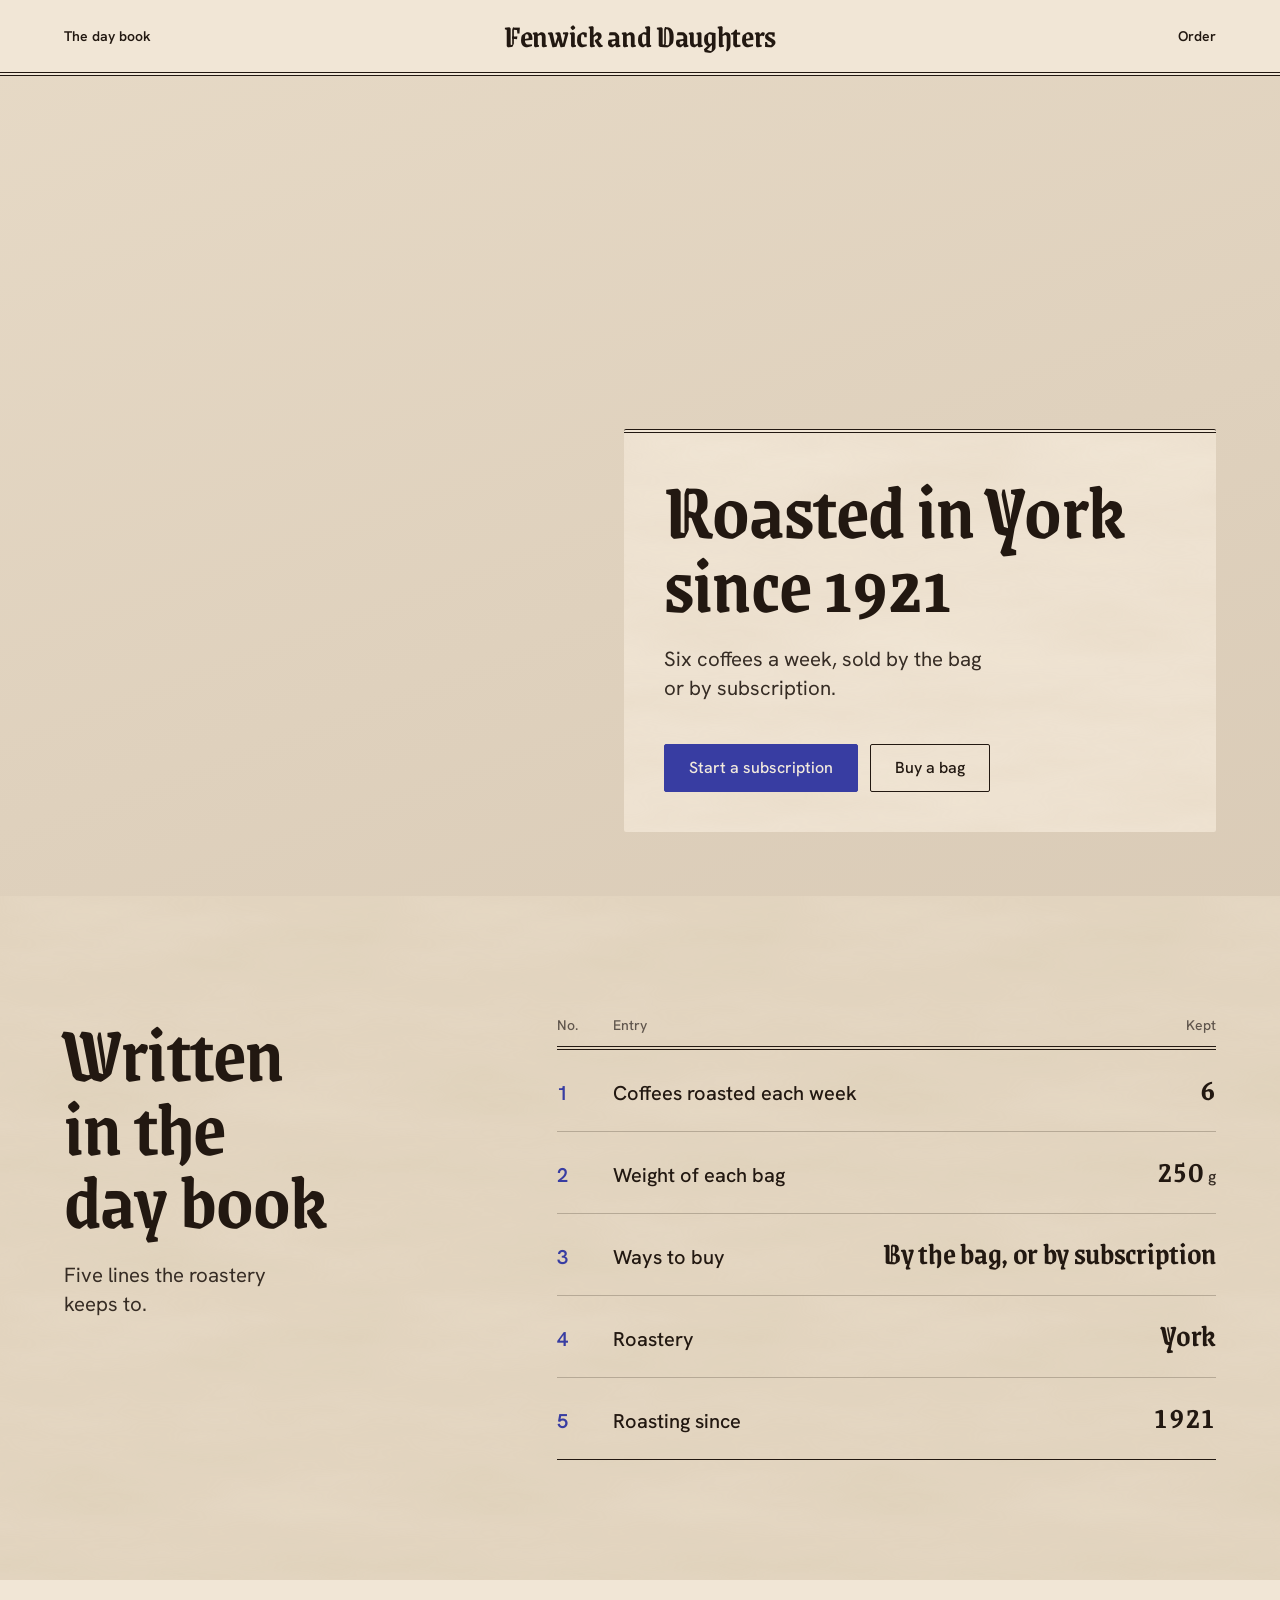
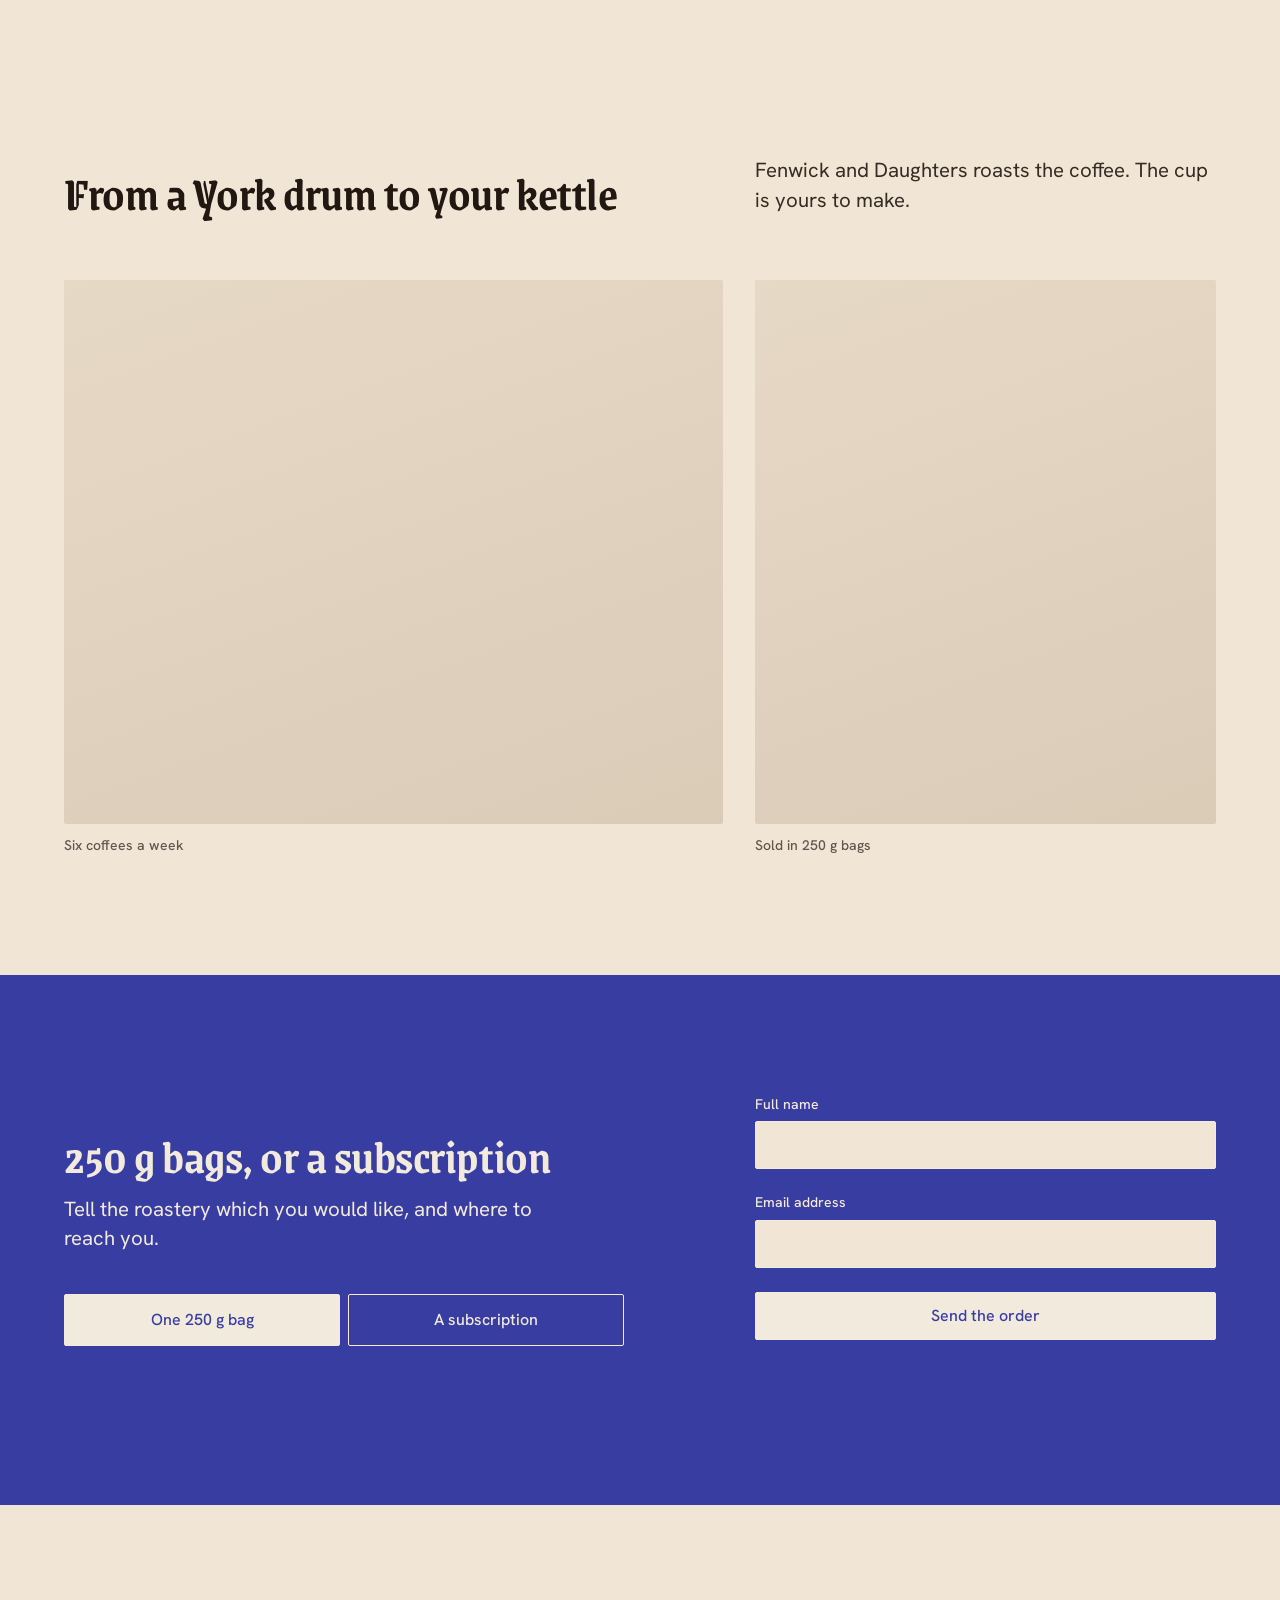
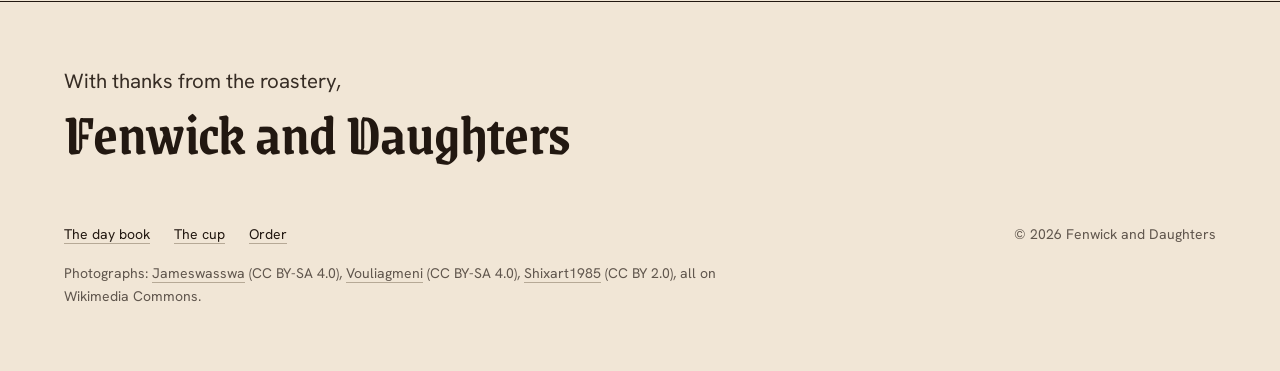
<file: .agents/skills/hallmark/scripts/fixtures/exemplars/editorial.html>
<!doctype html>
<html lang="en-GB">
<head>
<meta charset="utf-8">
<meta name="viewport" content="width=device-width, initial-scale=1">
<title>Fenwick and Daughters, coffee roasted in York since 1921</title>
<meta name="description" content="Fenwick and Daughters roasts six coffees a week in York, sold in 250 g bags or by subscription.">
<link rel="preconnect" href="https://fonts.googleapis.com">
<link rel="preconnect" href="https://fonts.gstatic.com" crossorigin>
<link href="https://fonts.googleapis.com/css2?family=Grenze+Gotisch:wght@600&family=Hanken+Grotesk:wght@400;500;600&family=IBM+Plex+Mono:wght@400&display=swap" rel="stylesheet">
<style>
/* Hallmark · job: buy · shape: Trade Ledger (custom: the roast as a Poster, the house's day book set as its own ledger, the cup as a pair, the order on the pigment) · genre: editorial · theme: Vellum (by request)
 * hero: Poster · nav: masthead, the blackletter wordmark centred over a double rule, one link at each end · footer: letter close · imagery: photographs, library 3, warm con=6 · signature: the roast itself, beans swept round the cooling tray full-bleed under a parchment plate · vellum: parchment
 * axes: light/blackletter/cool · posture: committed · contrast: pass · fold: pass · v2.0.0 */
/* Hallmark · pre-emit critique: P4 H5 E4 S5 R4 V4 · weakest: E, the plate must not bury the hand and the falling beans; it rests on the tray's far side and the plain wall, so the stream and the lever stay clear */
/* Hallmark · hero-review: in-thread · fix · 1 finding · 1 resolved (the head breaks after York) */
/* Hallmark · finish-review: in-thread (the subagent limit was reached) · fix · 3 findings · 1 resolved (the order head failed the swap test, then its blackletter I read as J: now 250 g bags, or a subscription) · 2 answered (the pair's captions are card facts, imagery.md 5; the pair are the closest honest frames the library holds) · gap: none */
/* Hallmark · answered F4 · the order field inverts the primary to parchment on pigment, as the theme's own hint sets it for its one field */
:root {
  color-scheme: light;
  --space-3xs: 2px; --space-2xs: 4px; --space-xs: 8px; --space-sm: 12px; --space-md: 16px; --space-lg: 24px; --space-xl: 40px; --space-2xl: 64px; --space-3xl: 96px; --space-4xl: 144px;
  --text-xs: 0.8125rem; --text-sm: 0.875rem; --text-md: 1rem; --text-lg: 1.25rem; --text-xl: 1.5625rem; --text-2xl: 1.953rem; --text-3xl: 2.441rem;
  --text-display-s: clamp(2.25rem, 4vw + 0.5rem, 3.75rem); --text-display: clamp(2.75rem, 5vw + 1rem, 5.25rem);
  --text-section: clamp(2rem, 2.5vw + 1rem, 3.5rem); --text-title: clamp(1.25rem, 0.75vw + 0.875rem, 1.625rem); --text-lead: clamp(1.125rem, 0.35vw + 1rem, 1.375rem);
  --ease-out: cubic-bezier(0.16, 1, 0.3, 1); --ease-in: cubic-bezier(0.7, 0, 0.84, 0); --ease-in-out: cubic-bezier(0.65, 0, 0.35, 1);
  --dur-micro: 120ms; --dur-short: 220ms; --dur-long: 420ms;
  --color-error: oklch(52% 0.19 27); --color-success: oklch(50% 0.12 150);
  --container: 1440px; --gutter: 64px; --gap-columns: 32px; --section-gap-s: 120px; --section-gap: 144px; --section-gap-l: 176px;
  --z-base: 1; --z-raised: 10; --z-dropdown: 100; --z-sticky: 200; --z-sticky-nav: 300; --z-modal: 400; --z-toast: 500; --z-tooltip: 600;
  --color-paper: oklch(93% 0.025 80); --color-paper-2: oklch(89% 0.03 78); --color-paper-3: oklch(85% 0.032 76);
  --color-ink: oklch(22% 0.02 60); --color-ink-2: oklch(30% 0.02 60); --color-muted: oklch(46% 0.02 65);
  --color-rule: oklch(74% 0.03 75);
  --color-accent: oklch(42% 0.16 275); --color-accent-deep: oklch(34% 0.15 275); --color-accent-ink: oklch(94% 0.02 80);
  --color-focus: oklch(50% 0.17 275); --color-field: var(--color-accent);
  --font-display: "Grenze Gotisch", ui-serif, Georgia, serif; --font-body: "Hanken Grotesk", ui-sans-serif, sans-serif;
  --font-outlier: "IBM Plex Mono", ui-monospace, monospace;
  --radius-card: 2px; --radius-pill: 2px; --rule-hair: 1px; --shadow-card: none;
  --tracking-display: -0.01em; --fibre: 0.5;
}
*, *::before, *::after { box-sizing: border-box; }
html, body { overflow-x: clip; }
html { scrollbar-color: var(--color-muted) var(--color-paper); scroll-padding-top: var(--space-3xl); }
body { margin: 0; background: var(--color-paper); color: var(--color-ink); font-family: var(--font-body); font-size: var(--text-md); line-height: 1.55; -webkit-font-smoothing: antialiased; caret-color: var(--color-accent); }
::selection { background: color-mix(in oklab, var(--color-accent) 22%, transparent); color: var(--color-ink); }
:focus-visible { outline: 2px solid var(--color-focus); outline-offset: 2px; }
a { color: inherit; text-decoration-thickness: 1px; text-underline-offset: 0.16em; }
h1, h2, h3 { margin: 0; font-family: var(--font-display); font-weight: var(--display-weight, 700); font-synthesis: none; letter-spacing: var(--tracking-display); line-height: 1.05; overflow-wrap: break-word; min-width: 0; text-wrap: balance; }
h1 { max-width: 20ch; font-size: var(--text-display); } h2 { max-width: 30ch; font-size: var(--text-section); } h3 { max-width: 40ch; font-size: var(--text-title); line-height: 1.2; }
.lead { font-size: var(--text-lead); line-height: 1.45; max-width: 52ch; }
p { margin: 0; text-wrap: pretty; }
p:not([class]) { max-width: 65ch; }
img, video { max-width: 100%; height: auto; display: block; }
svg { display: block; }
[hidden] { display: none !important; }
button, input, select, textarea { font: inherit; }
.container { width: 100%; max-width: var(--container); margin-inline: auto; padding-inline: var(--gutter); box-sizing: border-box; }
.num, .figure, td.num { font-variant-numeric: tabular-nums; }
.visually-hidden { position: absolute; width: 1px; height: 1px; overflow: hidden; clip-path: inset(50%); white-space: nowrap; }
[data-slot] { position: relative; overflow: hidden; background: linear-gradient(160deg, var(--color-paper-2, var(--color-paper)), var(--color-paper-3, var(--color-paper))); }
[data-slot] > img { position: absolute; inset: 0; width: 100%; height: 100%; object-fit: cover; z-index: 1; }
[data-slot]:has(> img) > :not(img):not([data-keep]) { display: none !important; }
@media (max-width: 60rem) { :root { --gutter: 24px; --section-gap-s: 80px; --section-gap: 96px; --section-gap-l: 120px; } }
@media (max-width: 40rem) { :root { --gutter: 16px; --section-gap-s: 56px; --section-gap: 72px; --section-gap-l: 96px; --gap-columns: 16px; } }
@media (prefers-reduced-motion: reduce) { *:not(.keep-motion), *:not(.keep-motion)::before, *:not(.keep-motion)::after { animation-duration: 0.01ms !important; animation-iteration-count: 1 !important; transition-duration: 0.01ms !important; scroll-behavior: auto !important; } }
/* photographs: warm con=6 */
[data-slot] > img { filter: sepia(0.28) saturate(0.94) contrast(1.06); }
:root {
  --mast-h: 80px;
  --plate-w: 37rem;
  --color-field: var(--color-accent);
}

/* The fibre wash: long tan fibres, stitched so they never tile (texture.md, the low-frequency wash) */
.fibre { position: relative; isolation: isolate; }
.fibre::before { content: ""; position: absolute; inset: 0; z-index: -1; opacity: var(--fibre); mix-blend-mode: multiply; pointer-events: none;
  background-image: url("data:image/svg+xml,%3Csvg xmlns='http://www.w3.org/2000/svg' width='400' height='400'%3E%3Cfilter id='p' x='0' y='0' width='100%25' height='100%25'%3E%3CfeTurbulence type='fractalNoise' baseFrequency='0.004 0.02' numOctaves='4' seed='4' stitchTiles='stitch'/%3E%3CfeColorMatrix values='0 0 0 0 0.62 0 0 0 0 0.52 0 0 0 0 0.36 0 0 0 0.3 0'/%3E%3C/filter%3E%3Crect width='100%25' height='100%25' filter='url(%23p)'/%3E%3C/svg%3E"); }

/* Type */
h1, h2 { font-weight: 600; line-height: 0.92; color: var(--color-ink); }
h3 { font-family: var(--font-body); font-weight: 600; }
.lead { color: var(--color-ink-2); }

/* Controls */
.btn { display: inline-flex; align-items: center; justify-content: center; min-height: 48px; padding: 0 var(--space-lg); border: var(--rule-hair) solid var(--color-ink); border-radius: var(--radius-card); background: transparent; color: var(--color-ink); font: 500 var(--text-md)/1 var(--font-body); text-decoration: none; white-space: nowrap; cursor: pointer;
  transition: background-color var(--dur-micro) var(--ease-out), border-color var(--dur-micro) var(--ease-out), color var(--dur-micro) var(--ease-out); }
.btn:hover { background: var(--color-paper-2); }
.btn:active { transform: translateY(1px); }
.btn:focus-visible { outline: 2px solid var(--color-focus); outline-offset: 2px; }
.btn:disabled, .btn[aria-disabled="true"] { opacity: 0.55; cursor: not-allowed; transform: none; }
.btn--primary { background: var(--color-accent); border-color: var(--color-accent); color: var(--color-accent-ink); }
.btn--primary:hover { background: var(--color-accent-deep); border-color: var(--color-accent-deep); }

.skip { position: absolute; left: var(--space-md); top: calc(-1 * var(--space-3xl)); z-index: var(--z-toast); padding: var(--space-xs) var(--space-md); background: var(--color-ink); color: var(--color-paper); }
.skip:focus-visible { top: var(--space-md); }

/* Masthead */
.mast__bar { display: grid; grid-template-columns: minmax(0, 1fr) auto minmax(0, 1fr); align-items: center; min-height: calc(var(--mast-h) - 4px); border-bottom: 4px double var(--color-ink); }
.wordmark { font: 600 2rem/1 var(--font-display); letter-spacing: var(--tracking-display); color: var(--color-ink); text-decoration: none; white-space: nowrap; padding-block: var(--space-sm); }
.mast__link { justify-self: start; font: 600 var(--text-sm)/1 var(--font-body); color: var(--color-ink); padding-block: var(--space-sm); text-decoration: underline 1px; text-decoration-color: transparent; text-underline-offset: 0.3em;
  transition: text-decoration-color var(--dur-short) var(--ease-out), color var(--dur-micro) var(--ease-out); }
.mast__link--end { justify-self: end; }
.mast__link:hover { text-decoration-color: var(--color-accent); color: var(--color-accent); }
.wordmark:focus-visible, .mast__link:focus-visible { outline: 2px solid var(--color-focus); outline-offset: 4px; }

/* Hero: the roast, full-bleed, under a parchment plate */
.hero { position: relative; height: calc(100dvh - var(--mast-h)); min-height: 36rem; overflow: hidden; background: var(--color-ink); color: var(--color-paper); }
.hero__photo { position: absolute; inset: 0; margin: 0; }
.hero__photo > img { object-position: 50% 62%; }
.hero__inner { position: relative; z-index: var(--z-raised); height: 100%; display: flex; align-items: flex-end; justify-content: flex-end; padding-bottom: var(--space-2xl); box-sizing: border-box; }
.plate { width: min(100%, var(--plate-w)); box-sizing: border-box; padding: var(--space-xl); background: var(--color-paper); color: var(--color-ink); border-top: 4px double var(--color-ink); border-radius: var(--radius-card); }
.plate h1 { font-size: var(--text-display); max-width: 16ch; }
.plate .lead { margin-top: var(--space-lg); max-width: 30ch; }
.actions { display: flex; flex-wrap: wrap; gap: var(--space-sm); margin-top: var(--space-xl); }

@media (max-width: 60rem) {
  .hero { height: auto; min-height: 0; background: none; color: var(--color-ink); overflow: visible; }
  .hero__photo { position: relative; aspect-ratio: 4 / 3; }
  .hero__inner { height: auto; padding-bottom: 0; }
  .plate { width: 100%; padding: var(--space-xl) 0 0; background: none; border-top: 0; }
  .plate.fibre::before { display: none; }
  .wordmark { font-size: 1.875rem; }
}
@media (max-width: 40rem) {
  .mast__bar { grid-template-columns: auto; justify-items: center; row-gap: var(--space-2xs); padding-block: var(--space-xs); }
  .mast__link { display: none; }
}

/* Shared section grid: one container, twelve columns, one column gap */
.split { display: grid; grid-template-columns: repeat(12, minmax(0, 1fr)); column-gap: var(--gap-columns); }
.band { background: var(--color-paper-2); padding-block: var(--section-gap-s); }
.photo { margin: 0; border-radius: var(--radius-card); }
.photo > img { outline: var(--rule-hair) solid var(--color-rule); outline-offset: -1px; }
figcaption { margin-top: var(--space-sm); font: 500 var(--text-sm)/1.4 var(--font-body); color: var(--color-muted); }

/* The day book: the house's ledger on the fibre band, the entries kept in the hand of the wordmark */
.ledger__grid { align-items: start; }
.ledger__text { grid-column: 1 / span 4; position: sticky; top: var(--space-2xl); }
.ledger__text h2 { font-size: var(--text-display); max-width: 9ch; }
.ledger .lead { margin-top: var(--space-lg); max-width: 22ch; }
.ledger__book { grid-column: 6 / span 7; }
.book { width: 100%; border-collapse: collapse; font-size: var(--text-lg); line-height: 1.35; }
.book thead th { padding: 0 0 var(--space-sm); border-bottom: 4px double var(--color-ink); font: 500 var(--text-sm)/1.3 var(--font-body); color: var(--color-muted); text-align: left; }
.book td, .book tbody th { padding: var(--space-lg) 0; border-top: var(--rule-hair) solid var(--color-rule); vertical-align: baseline; }
.book tbody tr:first-child > * { border-top: 0; }
.book tbody tr:last-child > * { border-bottom: var(--rule-hair) solid var(--color-ink); }
.book tbody th { font-weight: 500; text-align: left; color: var(--color-ink); }
.book .idx { width: 3.5rem; font-weight: 600; color: var(--color-accent); }
.book .r, .book thead th.r { text-align: right; }
.book td.r { font: 600 var(--text-2xl)/1 var(--font-display); letter-spacing: var(--tracking-display); color: var(--color-ink); }
.book td.r .unit { font: 500 var(--text-md)/1 var(--font-body); color: var(--color-ink-2); }
.book .num { font-variant-numeric: lining-nums tabular-nums; }

/* The cup: one wide frame, then a pair, each with its fact */
.cup { padding-top: var(--section-gap-l); }
.cup__head { align-items: end; }
.cup__head h2 { grid-column: 1 / span 6; }
.cup__head .lead { grid-column: 8 / span 5; }
.cup__pair { margin-top: var(--space-2xl); }
.cup__pair > figure { margin: 0; }
.cup__note { grid-column: 1 / span 7; }
.cup__cup { grid-column: 8 / span 5; }
.cup__pair .photo { height: 34rem; }

/* The order, on the one pigment field */
.order-band { margin-top: var(--section-gap-s); padding-block: var(--section-gap-s); background: var(--color-field); color: var(--color-accent-ink); }
.order-band h2 { color: var(--color-accent-ink); }
.order-band .lead { margin-top: var(--space-md); color: var(--color-accent-ink); }
.order-band :focus-visible { outline-color: var(--color-accent-ink); }
.order { align-items: center; }
.order__text { grid-column: 1 / span 6; }
.order__fields { grid-column: 8 / span 5; display: grid; gap: var(--space-lg); }
.seg { display: grid; grid-template-columns: repeat(2, minmax(0, 1fr)); gap: var(--space-xs); margin: var(--space-xl) 0 0; padding: 0; border: 0; }
.field label { font: 500 var(--text-sm)/1.3 var(--font-body); color: var(--color-accent-ink); }
.seg input { position: absolute; width: 1px; height: 1px; opacity: 0; }
.seg label { display: flex; align-items: center; justify-content: center; min-height: 52px; padding: 0 var(--space-md); border: var(--rule-hair) solid var(--color-accent-ink); border-radius: var(--radius-card); font-weight: 500; cursor: pointer;
  transition: background-color var(--dur-micro) var(--ease-out), color var(--dur-micro) var(--ease-out); }
.seg label:hover { background: var(--color-accent-deep); }
.seg input:checked + label { background: var(--color-accent-ink); color: var(--color-accent); }
.seg input:focus-visible + label { outline: 2px solid var(--color-accent-ink); outline-offset: 2px; }
.field { display: grid; gap: var(--space-xs); }
.field input { min-height: 48px; padding: 0 var(--space-md); border: var(--rule-hair) solid var(--color-accent-ink); border-radius: var(--radius-card); background: var(--color-paper); color: var(--color-ink); outline: 2px solid transparent; outline-offset: 2px; }
.field input:focus-visible { outline-color: var(--color-accent-ink); }
.field input[aria-invalid] { border-color: var(--color-error); box-shadow: inset 0 0 0 1px var(--color-error); }
.field input:disabled { opacity: 0.55; cursor: not-allowed; }
.btn--on-field { width: 100%; background: var(--color-accent-ink); border-color: var(--color-accent-ink); color: var(--color-accent); }
.btn--on-field:hover { background: var(--color-paper-2); border-color: var(--color-paper-2); }
.help { min-height: 1lh; font-size: var(--text-sm); color: var(--color-accent-ink); }

/* The letter close */
.letter { padding-block: var(--space-3xl) var(--space-2xl); }
.letter__inner { padding-top: var(--space-2xl); border-top: var(--rule-hair) solid var(--color-ink); }
.letter__sign { font-size: var(--text-lead); color: var(--color-ink-2); }
.letter__name { margin-top: var(--space-xs); font: 600 var(--text-display-s)/0.92 var(--font-display); letter-spacing: var(--tracking-display); color: var(--color-ink); }
.letter__foot { display: flex; flex-wrap: wrap; justify-content: space-between; align-items: baseline; gap: var(--space-md) var(--space-xl); margin-top: var(--space-2xl); }
.letter__nav { display: flex; flex-wrap: wrap; gap: var(--space-lg); }
.letter__nav a { font-size: var(--text-sm); color: var(--color-ink); text-decoration-color: var(--color-rule); text-underline-offset: 0.25em; transition: text-decoration-color var(--dur-short) var(--ease-out); }
.letter__nav a:hover { text-decoration-color: var(--color-accent); }
.letter__nav a:focus-visible { outline: 2px solid var(--color-focus); outline-offset: 2px; }
.legal { font-size: var(--text-sm); color: var(--color-muted); }
.letter__credit { flex: 1 0 100%; max-width: 88ch; font-size: var(--text-sm); line-height: 1.6; color: var(--color-muted); }
.letter__credit a { color: inherit; text-decoration-color: var(--color-rule); text-underline-offset: 0.25em; }
.letter__credit a:hover { color: var(--color-ink); text-decoration-color: var(--color-accent); }

@media (max-width: 60rem) {
  .ledger__text, .ledger__book, .cup__head h2, .cup__head .lead, .cup__note, .cup__cup, .order__text, .order__fields { grid-column: 1 / -1; }
  .ledger__text { position: static; }
  .ledger__book { margin-top: var(--space-2xl); }
  .book td.r { font-size: var(--text-xl); }
  .cup__head .lead { margin-top: var(--space-md); }
  .cup__pair { row-gap: var(--space-xl); }
  .cup__pair .photo { height: auto; aspect-ratio: 4 / 3; }
  .order__fields { margin-top: var(--space-xl); }
}
@media (max-width: 40rem) {
  .book { font-size: var(--text-md); }
  .book .idx { width: 2rem; }
}
</style>
<script>document.documentElement.classList.add('js');</script>
</head>
<body id="top">
<a class="skip" href="#main">Skip to content</a>

<header class="mast">
  <div class="container mast__bar">
    <a class="mast__link" href="#daybook">The day book</a>
    <a class="wordmark" href="#top" aria-label="Fenwick and Daughters, back to the top">Fenwick and Daughters</a>
    <a class="mast__link mast__link--end" href="#order">Order</a>
  </div>
</header>

<main id="main">
  <section class="hero" aria-labelledby="hero-h">
    <figure class="hero__photo" data-slot="roaster" data-alt="The York roaster at work, a fresh roast tipping into the cooling tray">
      <img src="https://upload.wikimedia.org/wikipedia/commons/thumb/3/3b/Cooling_time_for_coffee.jpg/1280px-Cooling_time_for_coffee.jpg" width="1920" height="1348" fetchpriority="high"
           alt="A fresh roast swept round the cooling tray by its paddle arm" style="object-position: 50% 55%">
    </figure>
    <div class="container hero__inner">
      <div class="plate fibre">
        <h1 id="hero-h">Roasted in York<br> since 1921</h1>
        <p class="lead">Six coffees a week, sold by the bag or by subscription.</p>
        <div class="actions">
          <a class="btn btn--primary" href="#order" data-kind="subscription">Start a subscription</a>
          <a class="btn" href="#order" data-kind="bag">Buy a bag</a>
        </div>
      </div>
    </div>
  </section>

  <section class="ledger band fibre" id="daybook" aria-labelledby="ledger-h">
    <div class="container split ledger__grid">
      <div class="ledger__text">
        <h2 id="ledger-h">Written in the day book</h2>
        <p class="lead">Five lines the roastery keeps to.</p>
      </div>
      <div class="ledger__book">
        <table class="book">
          <thead>
            <tr><th scope="col">No.</th><th scope="col">Entry</th><th scope="col" class="r">Kept</th></tr>
          </thead>
          <tbody>
            <tr><td class="idx">1</td><th scope="row">Coffees roasted each week</th><td class="r"><span class="num">6</span></td></tr>
            <tr><td class="idx">2</td><th scope="row">Weight of each bag</th><td class="r"><span class="num">250</span>&nbsp;<span class="unit">g</span></td></tr>
            <tr><td class="idx">3</td><th scope="row">Ways to buy</th><td class="r">By the bag, or by subscription</td></tr>
            <tr><td class="idx">4</td><th scope="row">Roastery</th><td class="r">York</td></tr>
            <tr><td class="idx">5</td><th scope="row">Roasting since</th><td class="r"><span class="num">1921</span></td></tr>
          </tbody>
        </table>
      </div>
    </div>
  </section>

  <section class="cup" id="cup" aria-labelledby="cup-h">
    <div class="container">
      <div class="split cup__head">
        <h2 id="cup-h">From a York drum to your kettle</h2>
        <p class="lead">Fenwick and Daughters roasts the coffee. The cup is yours to make.</p>
      </div>
      <div class="split cup__pair">
        <figure class="cup__note">
          <div class="photo" data-slot="desk" data-alt="The York roaster between roasts, the drum over its cooling tray">
            <img src="https://upload.wikimedia.org/wikipedia/commons/thumb/2/2d/Coffee_roasting_machine%2C_The_Roastery%2C_Coaltown_Coffee%2C_Ammanford%2C_Wales.jpg/1280px-Coffee_roasting_machine%2C_The_Roastery%2C_Coaltown_Coffee%2C_Ammanford%2C_Wales.jpg" width="1920" height="2560" loading="lazy"
                 alt="A drum coffee roaster above its copper cooling tray in a roastery" style="object-position: 50% 69%">
          </div>
          <figcaption>Six coffees a week</figcaption>
        </figure>
        <figure class="cup__cup">
          <div class="photo" data-slot="cup" data-alt="A cup of Fenwick and Daughters coffee on the shop counter">
            <img src="https://upload.wikimedia.org/wikipedia/commons/thumb/5/52/Espresso_coffee_pouring_from_retro_espresso_machine.jpg/1280px-Espresso_coffee_pouring_from_retro_espresso_machine.jpg" width="1920" height="2876" loading="lazy"
                 alt="Espresso streaming from a chrome machine into two glass cups" style="object-position: 50% 62%">
          </div>
          <figcaption>Sold in 250&nbsp;g bags</figcaption>
        </figure>
      </div>
    </div>
  </section>

  <section class="order-band" id="order" aria-labelledby="order-h">
    <div class="container">
      <form class="split order" data-endpoint="" novalidate>
        <div class="order__text">
          <h2 id="order-h">250&nbsp;g bags, or a subscription</h2>
          <p class="lead">Tell the roastery which you would like, and where to reach you.</p>
          <fieldset class="seg">
            <legend class="visually-hidden">How would you like it?</legend>
            <input type="radio" name="kind" id="kind-bag" value="bag" checked><label for="kind-bag">One 250&nbsp;g bag</label>
            <input type="radio" name="kind" id="kind-sub" value="subscription"><label for="kind-sub">A subscription</label>
          </fieldset>
        </div>
        <div class="order__fields">
          <div class="field">
            <label for="order-name">Full name</label>
            <input id="order-name" name="name" type="text" autocomplete="name" required>
          </div>
          <div class="field">
            <label for="order-email">Email address</label>
            <input id="order-email" name="email" type="email" autocomplete="email" inputmode="email" required>
          </div>
          <button class="btn btn--on-field" type="submit">Send the order</button>
          <p class="help" id="order-help" aria-live="polite"></p>
        </div>
      </form>
    </div>
  </section>
</main>

<footer class="letter">
  <div class="container letter__inner">
    <p class="letter__sign">With thanks from the roastery,</p>
    <p class="letter__name">Fenwick and Daughters</p>
    <div class="letter__foot">
      <nav class="letter__nav" aria-label="Footer">
        <a href="#daybook">The day book</a>
        <a href="#cup">The cup</a>
        <a href="#order">Order</a>
      </nav>
      <p class="legal">&copy; 2026 Fenwick and Daughters</p>
      <p class="letter__credit" data-credits>Photographs: <a href="https://commons.wikimedia.org/wiki/File:Cooling_time_for_coffee.jpg">Jameswasswa</a> (CC&nbsp;BY-SA&nbsp;4.0), <a href="https://commons.wikimedia.org/wiki/File:Coffee_roasting_machine,_The_Roastery,_Coaltown_Coffee,_Ammanford,_Wales.jpg">Vouliagmeni</a> (CC&nbsp;BY-SA&nbsp;4.0), <a href="https://commons.wikimedia.org/wiki/File:Espresso_coffee_pouring_from_retro_espresso_machine.jpg">Shixart1985</a> (CC&nbsp;BY&nbsp;2.0), all on Wikimedia Commons.</p>
    </div>
  </div>
</footer>

<script>
window.hallmarkSlots = (m) => { for (const [k, v] of Object.entries(m)) { const s = document.querySelector(`[data-slot="${k}"]`); if (!s) continue; const im = new Image(); im.src = typeof v === 'string' ? v : v.src; im.alt = (typeof v === 'object' && v.alt) || s.dataset.alt || ''; s.querySelectorAll(':scope > img').forEach((o) => o.remove()); s.prepend(im); } };
document.querySelectorAll('[data-slot] > img').forEach((i) => { if (i.complete && !i.naturalWidth) i.remove(); else i.addEventListener('error', () => i.remove(), { once: true }); });
document.querySelectorAll('[data-kind]').forEach((a) => a.addEventListener('click', () => { const r = document.getElementById(a.dataset.kind === 'subscription' ? 'kind-sub' : 'kind-bag'); if (r) r.checked = true; }));
document.querySelectorAll('form[data-endpoint]').forEach((form) => {
  const help = form.querySelector('[aria-live]');
  const fields = [...form.querySelectorAll('input[required]')];
  form.addEventListener('submit', (e) => {
    e.preventDefault();
    const bad = fields.filter((i) => !i.checkValidity());
    fields.forEach((i) => { i.toggleAttribute('aria-invalid', bad.includes(i)); if (bad.includes(i)) i.setAttribute('aria-describedby', help.id); else i.removeAttribute('aria-describedby'); });
    if (bad.length) { help.textContent = bad[0].type === 'email' ? 'That email address looks incomplete. Write it as name@example.com.' : 'Add your name, so the roastery knows who the coffee is for.'; bad[0].focus(); return; }
    if (!form.dataset.endpoint) { help.textContent = 'Nothing was sent: this form is not connected yet.'; return; }
    fetch(form.dataset.endpoint, { method: 'POST', body: new FormData(form) })
      .then((r) => { help.textContent = r.ok ? 'The roastery has your order and will write to ' + form.elements.email.value.trim() + '.' : 'That did not go through. Try again in a minute.'; })
      .catch(() => { help.textContent = 'That did not go through. Try again in a minute.'; });
  });
});
</script>
</body>
</html>
</file>
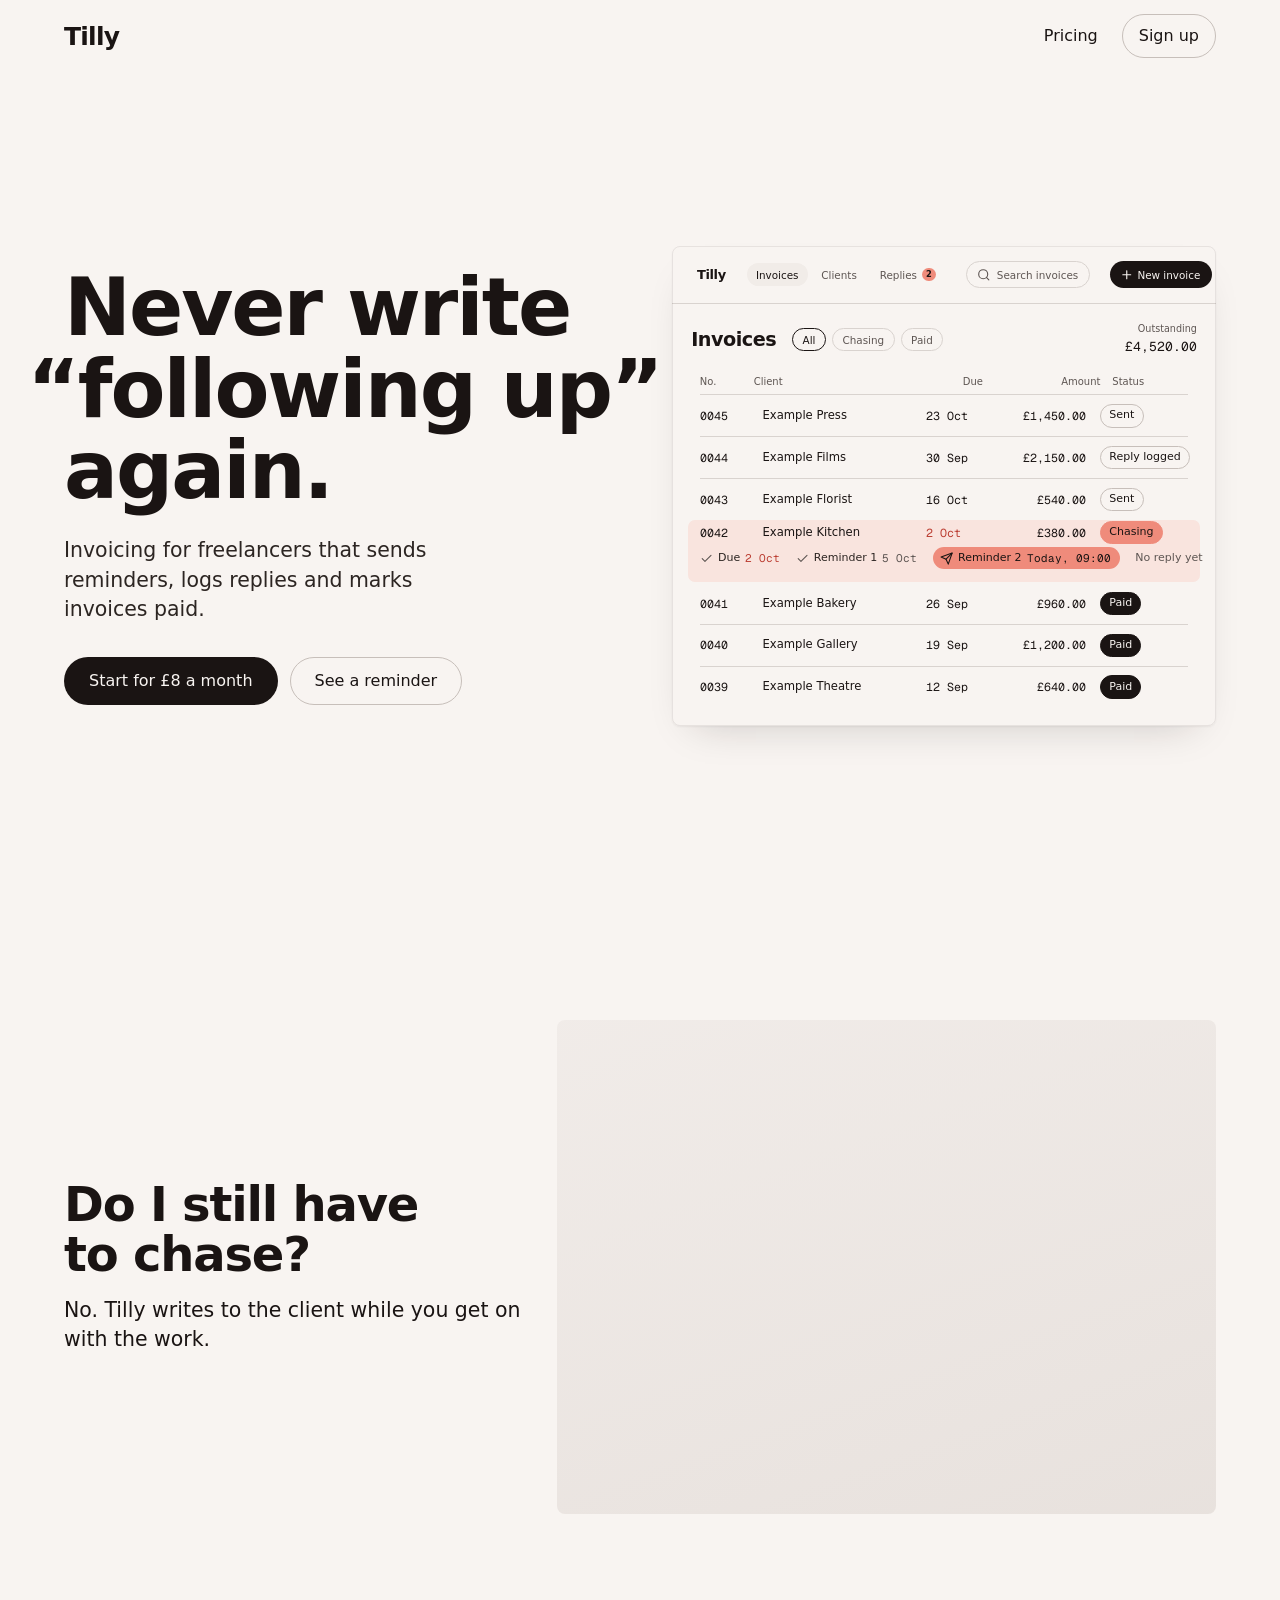
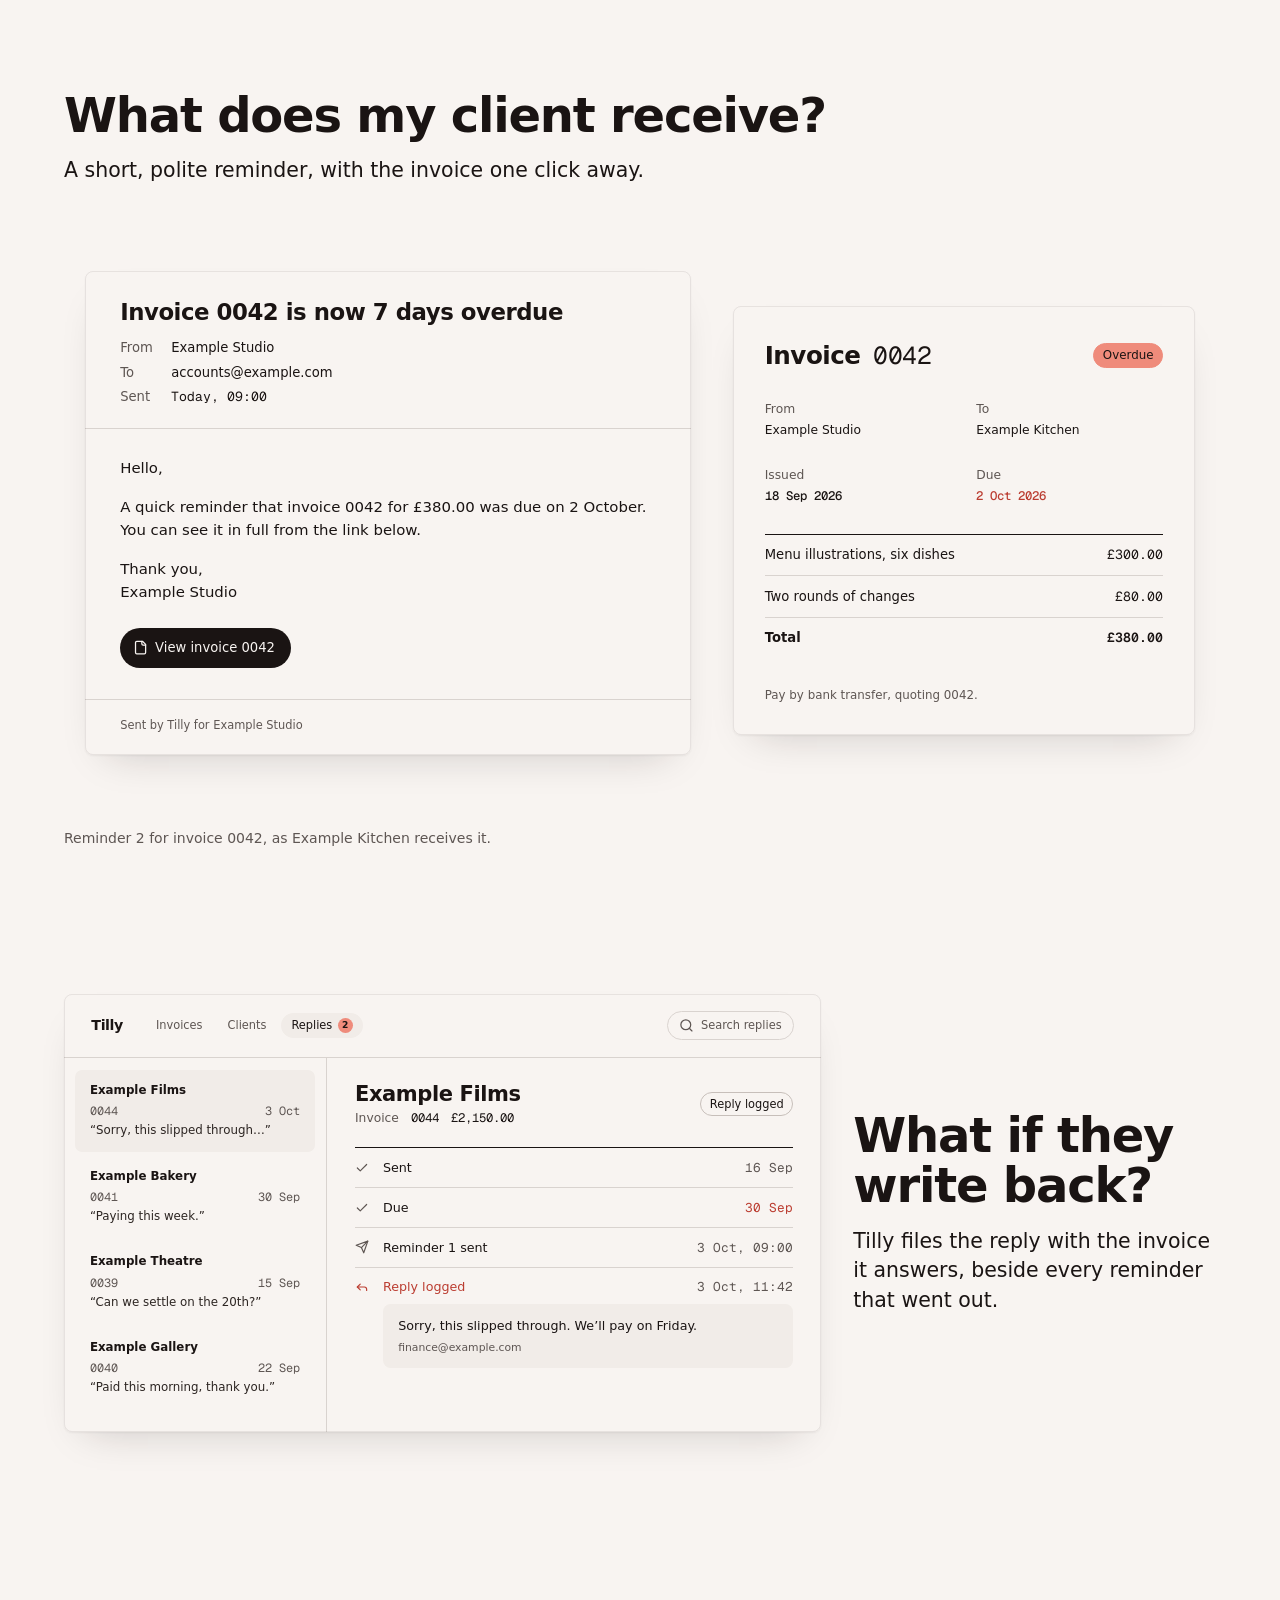
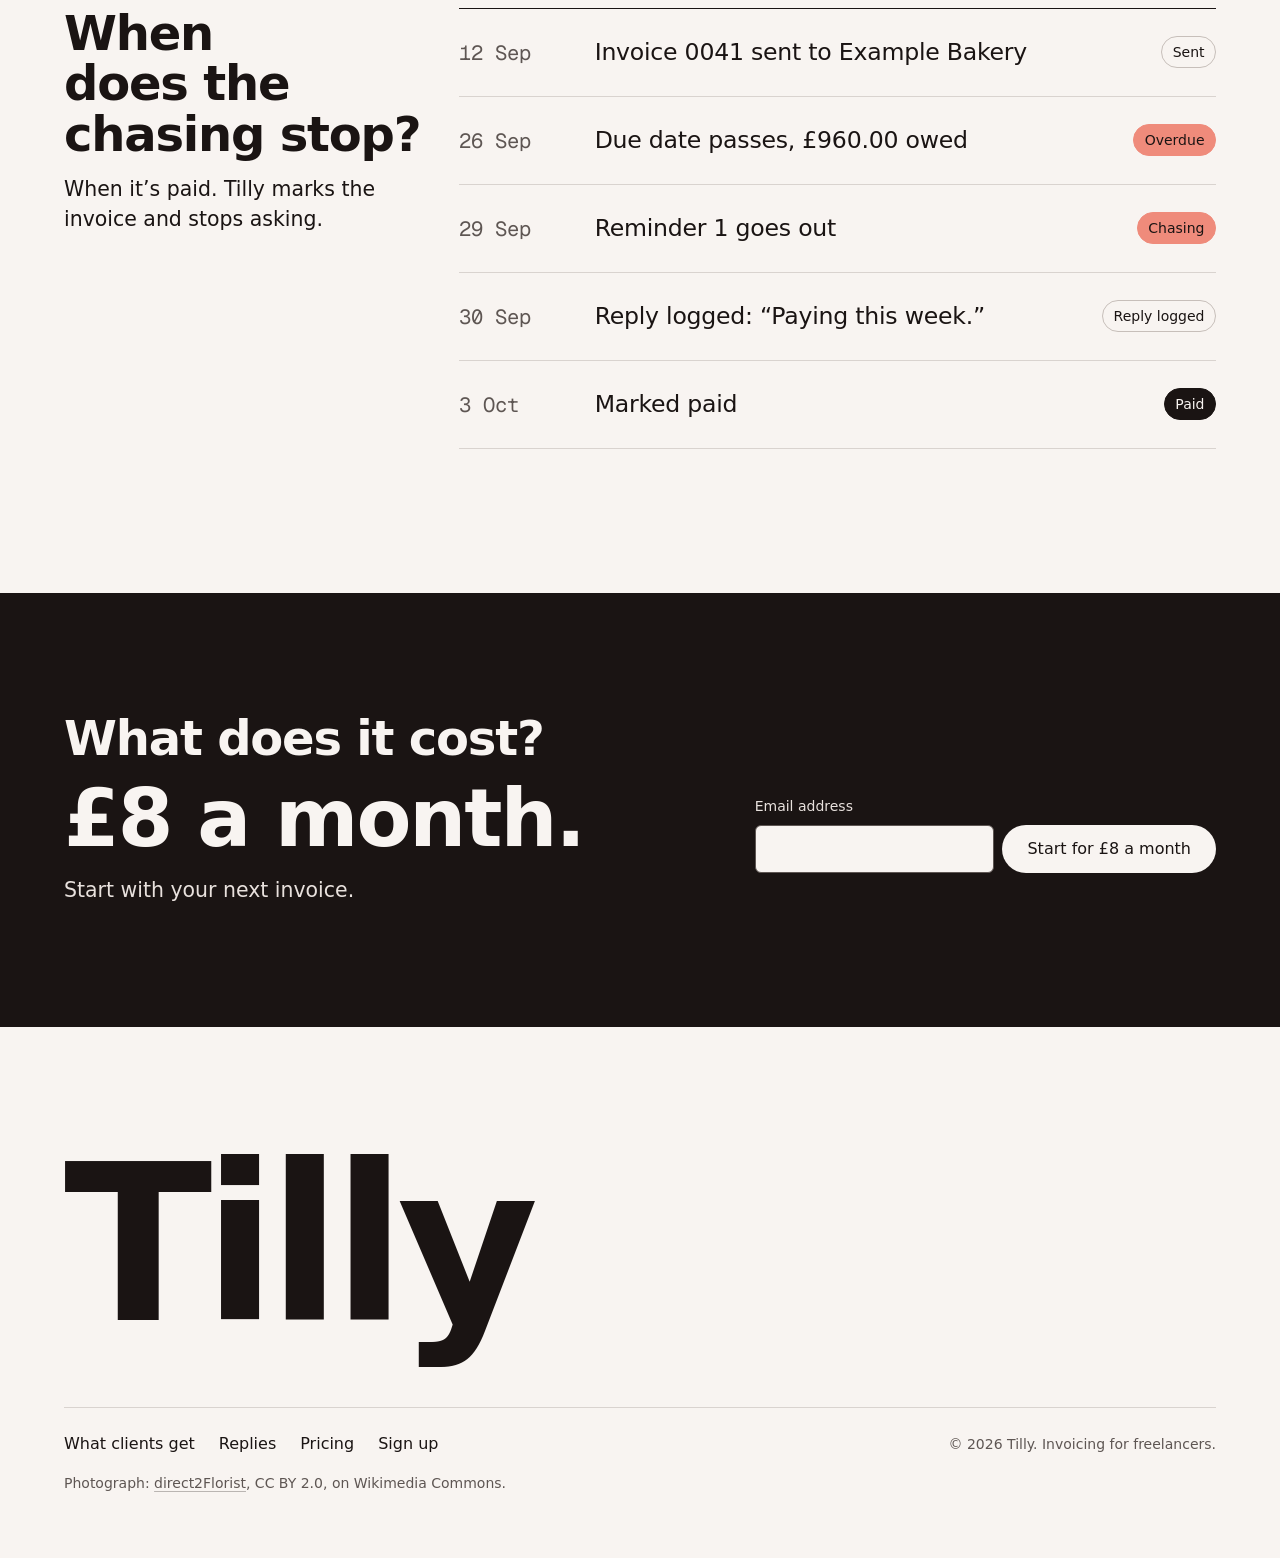
<file: .agents/skills/hallmark/scripts/fixtures/exemplars/modern-minimal.html>
<!doctype html>
<html lang="en-GB">
<head>
<meta charset="utf-8">
<meta name="viewport" content="width=device-width, initial-scale=1">
<title>Tilly, invoicing that chases late payments for you</title>
<meta name="description" content="Tilly is invoicing for freelancers that sends the reminders, logs the replies and marks invoices paid, for 8 pounds a month.">
<link rel="preconnect" href="https://api.fontshare.com" crossorigin>
<link rel="preconnect" href="https://fonts.googleapis.com">
<link rel="preconnect" href="https://fonts.gstatic.com" crossorigin>
<link href="https://api.fontshare.com/v2/css?f[]=general-sans@400,500,600&amp;display=swap" rel="stylesheet">
<link href="https://fonts.googleapis.com/css2?family=Geist+Mono:wght@400&amp;display=swap" rel="stylesheet">
<style>
/* Hallmark · job: sign up · shape: Conversational FAQ, opened by the product · genre: modern-minimal · theme: Coral (by request)
 * hero: Settled · nav: edge-aligned, the wordmark at the left, one link and one outlined pill at the right · footer: mast, the wordmark large over the links · imagery: product sample in hero, demo-2 and demo-3, photographs library 1 muted sepia=8 · signature: invoice 0042 being chased, live in the hero
 * axes: light/grotesk-sans/warm · posture: restrained · contrast: pass · fold: pass · v2.0.0 */
/* Hallmark · pre-emit critique: P4 H4 E4 S5 R4 V5 · weakest: E, the built screens must read as one product at every width, so every inner length is in em on a container-unit base, the screens scale as a whole and re-lay themselves on a phone */
/* Hallmark · hero-review: subagent · fix · 5 findings · 5 resolved · finish-review: in-thread, the subagent limit was reached · ship · 1 finding · 1 resolved · gap: none */
:root {
  color-scheme: light;
  --space-3xs: 2px; --space-2xs: 4px; --space-xs: 8px; --space-sm: 12px; --space-md: 16px; --space-lg: 24px; --space-xl: 40px; --space-2xl: 64px; --space-3xl: 96px; --space-4xl: 144px;
  --text-xs: 0.8125rem; --text-sm: 0.875rem; --text-md: 1rem; --text-lg: 1.25rem; --text-xl: 1.5625rem; --text-2xl: 1.953rem; --text-3xl: 2.441rem;
  --text-display-s: clamp(2.25rem, 4vw + 0.5rem, 3.75rem); --text-display: clamp(2.75rem, 5vw + 1rem, 5.25rem);
  --text-section: clamp(2rem, 2.5vw + 1rem, 3.5rem); --text-title: clamp(1.25rem, 0.75vw + 0.875rem, 1.625rem); --text-lead: clamp(1.125rem, 0.35vw + 1rem, 1.375rem);
  --ease-out: cubic-bezier(0.16, 1, 0.3, 1); --ease-in: cubic-bezier(0.7, 0, 0.84, 0); --ease-in-out: cubic-bezier(0.65, 0, 0.35, 1);
  --dur-micro: 120ms; --dur-short: 220ms; --dur-long: 420ms;
  --color-error: oklch(52% 0.19 27); --color-success: oklch(50% 0.12 150);
  --container: 1440px; --gutter: 64px; --gap-columns: 32px; --section-gap-s: 120px; --section-gap: 144px; --section-gap-l: 176px;
  --z-base: 1; --z-raised: 10; --z-dropdown: 100; --z-sticky: 200; --z-sticky-nav: 300; --z-modal: 400; --z-toast: 500; --z-tooltip: 600;
  --color-paper: oklch(97% 0.006 55); --color-paper-2: oklch(94.5% 0.007 55); --color-paper-3: oklch(91.5% 0.009 55);
  --color-ink: oklch(20% 0.010 35); --color-ink-2: oklch(27% 0.012 40); --color-muted: oklch(46% 0.012 45);
  --color-rule: oklch(87% 0.009 55); --color-rule-2: oklch(81% 0.011 55);
  --color-accent: oklch(74% 0.125 30); --color-accent-ink: oklch(20% 0.010 35); --color-accent-2: oklch(54% 0.165 29); --color-focus: oklch(54% 0.17 30);
  --font-display: "General Sans", ui-sans-serif, system-ui, sans-serif; --font-body: var(--font-display);
  --font-outlier: "Geist Mono", ui-monospace, monospace;
  --radius-card: 8px; --radius-input: 6px; --radius-pill: 999px; --rule-hair: 1px;
  --shadow-card: 0 1px 2px oklch(20% 0.01 35 / 0.05);
  --shadow-lift: 0 1px 2px oklch(20% 0.01 35 / 0.05), 0 18px 40px -22px oklch(20% 0.01 35 / 0.22);
  --tracking-display: -0.025em; --display-weight: 600;
}
*, *::before, *::after { box-sizing: border-box; }
html, body { overflow-x: clip; }
html { scrollbar-color: var(--color-muted) var(--color-paper); scroll-padding-top: var(--space-3xl); }
body { margin: 0; background: var(--color-paper); color: var(--color-ink); font-family: var(--font-body); font-size: var(--text-md); line-height: 1.55; -webkit-font-smoothing: antialiased; caret-color: var(--color-accent); }
::selection { background: color-mix(in oklab, var(--color-accent) 35%, transparent); }
:focus-visible { outline: 2px solid var(--color-focus); outline-offset: 2px; }
a { color: inherit; text-decoration-thickness: 1px; text-underline-offset: 0.16em; }
h1, h2, h3 { margin: 0; font-family: var(--font-display); font-weight: var(--display-weight, 700); font-synthesis: none; letter-spacing: var(--tracking-display); line-height: 1.05; overflow-wrap: break-word; min-width: 0; text-wrap: balance; }
h1 { max-width: 20ch; font-size: var(--text-display); } h2 { max-width: 30ch; font-size: var(--text-section); } h3 { max-width: 40ch; font-size: var(--text-title); line-height: 1.2; }
.lead { font-size: var(--text-lead); line-height: 1.45; max-width: 52ch; }
p { margin: 0; text-wrap: pretty; }
p:not([class]) { max-width: 65ch; }
img, video { max-width: 100%; height: auto; display: block; }
svg { display: block; }
[hidden] { display: none !important; }
button, input, select, textarea { font: inherit; }
.container { width: 100%; max-width: var(--container); margin-inline: auto; padding-inline: var(--gutter); box-sizing: border-box; }
.num, .figure, td.num { font-variant-numeric: tabular-nums; }
.visually-hidden { position: absolute; width: 1px; height: 1px; overflow: hidden; clip-path: inset(50%); white-space: nowrap; }
[data-slot] { position: relative; overflow: hidden; background: linear-gradient(160deg, var(--color-paper-2, var(--color-paper)), var(--color-paper-3, var(--color-paper))); }
[data-slot] > img { position: absolute; inset: 0; width: 100%; height: 100%; object-fit: cover; z-index: 1; }
[data-slot]:has(> img) > :not(img):not([data-keep]) { display: none !important; }
@media (max-width: 60rem) { :root { --gutter: 24px; --section-gap-s: 80px; --section-gap: 96px; --section-gap-l: 120px; } }
@media (max-width: 40rem) { :root { --gutter: 16px; --section-gap-s: 56px; --section-gap: 72px; --section-gap-l: 96px; --gap-columns: 16px; } }
@media (prefers-reduced-motion: reduce) { *:not(.keep-motion), *:not(.keep-motion)::before, *:not(.keep-motion)::after { animation-duration: 0.01ms !important; animation-iteration-count: 1 !important; transition-duration: 0.01ms !important; scroll-behavior: auto !important; } }
/* photographs: muted sepia=8 */
[data-slot] > img { filter: saturate(0.65) contrast(0.97) sepia(0.08); }
:root { --nav-h: 72px; --app-line: color-mix(in oklab, var(--color-ink) 8%, transparent); }

/* Chrome */
.skip { position: absolute; left: var(--space-md); top: calc(-1 * var(--space-3xl)); z-index: var(--z-toast); padding: var(--space-xs) var(--space-md); border-radius: var(--radius-input); background: var(--color-ink); color: var(--color-paper); }
.skip:focus-visible { top: var(--space-md); }

.site__in { display: flex; align-items: center; justify-content: space-between; gap: var(--space-lg); min-height: var(--nav-h); }
.wordmark { font: var(--display-weight) var(--text-xl)/1 var(--font-display); letter-spacing: -0.03em; text-decoration: none; color: var(--color-ink); }
.site__nav { display: flex; align-items: center; gap: var(--space-lg); }
.site__link { font-weight: 500; text-decoration: none; text-decoration-color: transparent; transition: text-decoration-color var(--dur-short) var(--ease-out); }
.site__link:hover { text-decoration: underline; text-decoration-color: var(--color-accent-2); text-underline-offset: 0.3em; }
.wordmark:focus-visible, .site__link:focus-visible { outline: 2px solid var(--color-focus); outline-offset: var(--space-2xs); border-radius: var(--space-3xs); }

/* Controls: the ink pill and the outlined pill */
.btn { display: inline-flex; align-items: center; justify-content: center; gap: var(--space-xs); min-height: 48px; padding: 0 var(--space-lg); border: 1px solid transparent; border-radius: var(--radius-pill); font: 500 var(--text-md)/1 var(--font-body); white-space: nowrap; text-decoration: none; cursor: pointer; transition: background-color var(--dur-short) var(--ease-out), border-color var(--dur-short) var(--ease-out), transform var(--dur-micro) var(--ease-out); }
.btn--primary { background: var(--color-ink); color: var(--color-paper); }
.btn--primary:hover { background: var(--color-ink-2); }
.btn--secondary { border-color: var(--color-rule-2); background: transparent; color: var(--color-ink); }
.btn--secondary:hover { border-color: var(--color-ink); }
.btn--sm { min-height: 44px; padding: 0 var(--space-md); }
.btn:active { transform: translateY(1px); }
.btn:focus-visible { outline: 2px solid var(--color-focus); outline-offset: 2px; }
.btn:disabled, .btn[aria-disabled="true"] { opacity: 0.55; cursor: not-allowed; transform: none; }
.btn[aria-busy="true"] { cursor: progress; }

/* Hero: Settled, the text on one half and the product on the other */
.hero { display: grid; align-items: center; min-height: calc(100dvh - var(--nav-h)); padding-block: var(--space-xl); box-sizing: border-box; }
.hero__grid { display: grid; grid-template-columns: minmax(0, 1fr) minmax(0, 1fr); column-gap: var(--space-2xl); align-items: center; }
.hero__text { display: grid; gap: var(--space-lg); justify-items: start; }
.hero h1 { max-width: none; line-height: 1.02; }
.hang { margin-left: -0.46em; }
.hero .lead { max-width: 34ch; color: var(--color-ink-2); }
.actions { display: flex; flex-wrap: wrap; gap: var(--space-sm); margin-top: var(--space-xs); }

/* The built product: one picture that scales as a whole; every inner length is in em of a design pixel times ten */
.slot { margin: 0; container-type: inline-size; }
.lifted { border-radius: var(--radius-card); box-shadow: var(--shadow-lift); outline: 1px solid var(--app-line); outline-offset: -1px; }
.app[data-slot] { background: var(--color-paper); }
.app--hero { aspect-ratio: 68 / 60; }
.ui { height: 100%; display: flex; flex-direction: column; font-size: calc(100cqi / 68); color: var(--color-ink); line-height: 1.35; }
.ui svg { width: 1.6em; height: 1.6em; flex-shrink: 0; fill: none; stroke: currentColor; stroke-width: 2; stroke-linecap: round; stroke-linejoin: round; }
.fig { font-family: var(--font-outlier); font-weight: 400; font-variant-numeric: tabular-nums; }

.ui__bar { display: flex; align-items: center; gap: 2em; height: 5.6em; padding: 0 2.4em; border-bottom: 1px solid var(--color-rule); font-size: 1.3em; font-weight: 500; }
.ui__bar svg { width: 1.3em; height: 1.3em; }
.ui__mark { font-weight: 600; font-size: 1.25em; letter-spacing: -0.03em; }
.ui__chips { display: flex; gap: 0.4em; }
.ui__chip { display: inline-flex; align-items: center; gap: 0.5em; padding: 0.45em 0.9em; border-radius: var(--radius-pill); color: var(--color-muted); }
.ui__chip.is-on { background: var(--color-paper-2); color: var(--color-ink); }
.ui__badge { display: inline-grid; place-items: center; min-width: 1.6em; height: 1.6em; padding: 0 0.4em; border-radius: var(--radius-pill); background: var(--color-accent); color: var(--color-accent-ink); font-size: 0.8em; font-weight: 600; box-sizing: border-box; }
.ui__input { display: inline-flex; align-items: center; gap: 0.6em; white-space: nowrap; margin-left: auto; height: 2.6em; padding: 0 1em; border: 1px solid var(--color-rule); border-radius: var(--radius-pill); color: var(--color-muted); font-weight: 400; }
.ui__control { display: inline-flex; align-items: center; gap: 0.4em; white-space: nowrap; height: 2.6em; padding: 0 1.1em 0 0.9em; border-radius: var(--radius-pill); background: var(--color-ink); color: var(--color-paper); }

.ui__head { display: flex; align-items: center; gap: 2em; padding: 2.4em 2.4em 1.6em; }
.ui__title { font-size: 2.4em; font-weight: 600; letter-spacing: -0.025em; line-height: 1; }
.ui__tags { display: flex; gap: 0.6em; font-size: 1.3em; font-weight: 500; }
.ui__tag { padding: 0.35em 0.9em; border: 1px solid var(--color-rule); border-radius: var(--radius-pill); color: var(--color-muted); }
.ui__tag.is-on { border-color: var(--color-ink); color: var(--color-ink); }
.ui__owed { display: grid; gap: 0.2em; margin-left: auto; text-align: right; font-size: 1.2em; font-weight: 500; color: var(--color-muted); }
.ui__owed b { font-size: 1.35em; color: var(--color-ink); }

.ledger { padding: 0 2.4em; font-size: 1.45em; }
.ledger__row { display: grid; grid-template-columns: 4.2em minmax(0, 1fr) 5.2em 7.4em 7.6em; align-items: center; column-gap: 1.2em; min-height: 3.6em; border-top: 1px solid var(--color-rule); }
.ledger__row--head { min-height: 2.6em; border-top: 0; font-size: 0.86em; font-weight: 500; color: var(--color-muted); }
.ledger__row .r { text-align: right; }
.ledger__row .late { color: var(--color-accent-2); }
.ledger__row.is-open { margin: 0 -1em; padding: 0 1em; border-radius: 0.6em; border-top-color: transparent; background: color-mix(in oklab, var(--color-accent) 16%, var(--color-paper)); }
.ledger__row.is-open + .ledger__row { border-top-color: transparent; }
.status { display: inline-block; padding: 0.3em 0.75em; border: 1px solid var(--color-rule-2); border-radius: var(--radius-pill); font-size: 0.95em; font-style: normal; font-weight: 500; white-space: nowrap; }
.status--late { border-color: var(--color-accent); background: var(--color-accent); color: var(--color-accent-ink); }
.status--done { border-color: var(--color-ink); background: var(--color-ink); color: var(--color-paper); }

.chase { grid-column: 1 / -1; display: flex; align-items: center; gap: 1.4em; padding: 0.3em 0 1.2em; font-size: 0.95em; font-weight: 500; white-space: nowrap; }
.chase__status { display: inline-flex; align-items: center; gap: 0.45em; flex-shrink: 0; color: var(--color-ink-2); }
.chase__status svg { width: 1.2em; height: 1.2em; color: var(--color-muted); }
.chase__status b { font-weight: 400; color: var(--color-muted); }
.chase__status.is-late b { color: var(--color-accent-2); }
.chase__status.is-now { padding: 0.3em 0.85em 0.3em 0.65em; border-radius: var(--radius-pill); background: var(--color-accent); color: var(--color-accent-ink); }
.chase__status.is-now svg { color: var(--color-accent-ink); }
.chase__status.is-now b { color: var(--color-accent-ink); }
.chase__note { margin-left: auto; color: var(--color-muted); font-weight: 400; }

/* The questions, in the order a freelancer asks them */
.q--work { padding-top: var(--section-gap-s); }
.q--receive { padding-top: var(--section-gap-l); }
.q--replies { padding-top: var(--section-gap); }
.q--paid { padding-block: var(--section-gap-l) var(--section-gap); }
.q__head { display: grid; gap: var(--space-md); margin-bottom: var(--space-2xl); }
.split, .rows, .band__grid { display: grid; grid-template-columns: repeat(12, minmax(0, 1fr)); column-gap: var(--gap-columns); }
.split { align-items: center; }
.split__text { display: grid; gap: var(--space-md); align-content: center; }
.split--work .split__text { grid-column: 1 / span 5; }
.split--work .photo { grid-column: 6 / span 7; }
.split--replies .app--replies { grid-column: 1 / span 8; }
.split--replies .split__text { grid-column: 9 / span 4; }

.photo { margin: 0; aspect-ratio: 4 / 3; border-radius: var(--radius-card); }
.photo > img { border-radius: inherit; outline: 1px solid color-mix(in oklab, var(--color-ink) 6%, transparent); outline-offset: -1px; }

/* The client's side: the reminder and the invoice it links to, straight on the paper */
.showcase { margin: 0; }
.showcase figcaption { margin-top: var(--space-md); font-size: var(--text-sm); font-weight: 500; color: var(--color-muted); }
.client { aspect-ratio: 1312 / 640; }
.client[data-slot] { background: var(--color-paper); }
.client__in { height: 100%; box-sizing: border-box; display: flex; align-items: flex-start; gap: 4.8em; padding: 2.4em; font-size: calc(100cqi / 131.2); color: var(--color-ink); line-height: 1.4; }
.doc { background: var(--color-paper); border-radius: var(--radius-card); box-shadow: var(--shadow-lift); outline: 1px solid var(--app-line); outline-offset: -1px; }
.doc p { margin: 0; max-width: none; }
.mail { display: grid; flex: 76 1 0; min-width: 0; }
.mail__head { display: grid; gap: 1.6em; padding: 3.2em 4em 2.4em; border-bottom: 1px solid var(--color-rule); }
.mail__subject { font-size: 2.6em; font-weight: 600; letter-spacing: -0.02em; line-height: 1.15; }
.mail__meta { display: grid; grid-template-columns: auto minmax(0, 1fr); gap: 0.45em 1.4em; font-size: 1.5em; }
.mail__meta span:nth-child(odd) { color: var(--color-muted); }
.mail__body { display: grid; gap: 1.8em; padding: 3.2em 4em 3.6em; line-height: 1.55; }
.mail__body p { font-size: 1.7em; }
.mail__link { justify-self: start; display: inline-flex; align-items: center; gap: 0.5em; margin-top: 0.6em; padding: 0.75em 1.25em 0.75em 1em; border-radius: var(--radius-pill); background: var(--color-ink); color: var(--color-paper); font-size: 1.5em; font-weight: 500; }
.doc svg { width: 1.15em; height: 1.15em; fill: none; stroke: currentColor; stroke-width: 2; stroke-linecap: round; stroke-linejoin: round; }
.mail__foot { padding: 2em 4em 2.4em; border-top: 1px solid var(--color-rule); color: var(--color-muted); }
.mail__foot span { font-size: 1.3em; }
.inv { display: grid; flex: 50 1 0; min-width: 0; gap: 3.2em; padding: 3.6em; margin-top: 4em; }
.inv__top { display: flex; align-items: center; justify-content: space-between; }
.inv__title { font-size: 2.8em; font-weight: 600; letter-spacing: -0.02em; }
.inv__title b { margin-left: 0.2em; }
.inv .status { font-size: 1.35em; }
.inv__parties, .inv__dates { display: flex; gap: 2em; font-size: 1.4em; color: var(--color-muted); }
.inv__parties span, .inv__dates span { flex: 1 1 0; display: grid; gap: 0.3em; }
.inv__parties b, .inv__dates b { color: var(--color-ink); font-weight: 500; }
.inv__dates b.late, .thread__steps b.late { color: var(--color-accent-2); }
.inv__lines { display: grid; grid-template-columns: minmax(0, 1fr) auto; font-size: 1.5em; border-top: 1px solid var(--color-ink); }
.inv__lines span { padding: 0.85em 0; border-bottom: 1px solid var(--color-rule); }
.inv__lines .fig { text-align: right; }
.inv__lines .inv__total { border-bottom: 0; font-weight: 600; }
.inv__pay { font-size: 1.35em; color: var(--color-muted); }

/* The replies screen */
.app--replies { aspect-ratio: 864 / 500; }
.app--replies .ui { font-size: calc(100cqi / 86.4); }
.inbox { flex: 1; display: grid; grid-template-columns: 30em minmax(0, 1fr); min-height: 0; }
.inbox__list { display: grid; align-content: start; gap: 0.4em; padding: 1.4em 1.2em; border-right: 1px solid var(--color-rule); }
.inbox__item { display: grid; grid-template-columns: minmax(0, 1fr) auto; gap: 0.35em 1em; padding: 1.1em 1.3em; border-radius: 0.6em; font-size: 1.35em; }
.inbox__item b { font-weight: 600; }
.inbox__item .fig { grid-row: 2; color: var(--color-muted); }
.inbox__date { grid-column: 2; grid-row: 1; color: var(--color-muted); }
.inbox__line { grid-column: 1 / -1; color: var(--color-ink-2); white-space: nowrap; overflow: hidden; text-overflow: ellipsis; }
.inbox__item.is-on { background: var(--color-paper-2); }
.thread { display: grid; align-content: start; gap: 2.4em; padding: 2.8em 3.2em; }
.thread__head { display: grid; grid-template-columns: minmax(0, 1fr) auto; align-items: center; gap: 0.5em 1em; }
.thread__who { font-size: 2.4em; font-weight: 600; letter-spacing: -0.02em; line-height: 1.1; }
.thread__what { grid-row: 2; display: flex; gap: 1em; font-size: 1.4em; color: var(--color-muted); }
.thread__what b { color: var(--color-ink); font-weight: 400; }
.thread__head .status { grid-row: 1 / span 2; grid-column: 2; font-size: 1.3em; }
.thread__steps { list-style: none; margin: 0; padding: 0; font-size: 1.45em; border-top: 1px solid var(--color-ink); }
.thread__steps li { display: grid; grid-template-columns: 1.4em minmax(0, 1fr) auto; align-items: center; column-gap: 0.8em; padding: 0.85em 0; border-bottom: 1px solid var(--color-rule); }
.thread__steps svg { width: 1.1em; height: 1.1em; color: var(--color-muted); }
.thread__steps b { font-weight: 400; color: var(--color-muted); }
.thread__steps .is-reply { border-bottom: 0; }
.thread__steps .is-reply svg, .thread__steps .is-reply span { color: var(--color-accent-2); }
.thread__quote { grid-column: 2 / -1; margin: 0.7em 0 0; padding: 1em 1.2em; border-radius: 0.6em; background: var(--color-paper-2); }
.thread__quote p { margin: 0; color: var(--color-ink); line-height: 1.45; }
.thread__quote cite { display: block; margin-top: 0.5em; font-size: 0.85em; font-style: normal; color: var(--color-muted); }

/* One invoice from sent to paid, as rows */
.rows { align-items: start; }
.rows__head { grid-column: 1 / span 4; display: grid; gap: var(--space-md); }
.life { grid-column: 5 / span 8; margin: 0; padding: 0; list-style: none; border-top: 1px solid var(--color-ink); }
.life li { display: grid; grid-template-columns: 6.5rem minmax(0, 1fr) auto; align-items: center; column-gap: var(--gap-columns); min-height: 88px; border-bottom: 1px solid var(--color-rule); }
.life__date { font-size: var(--text-lead); color: var(--color-muted); }
.life__what { font-size: var(--text-title); font-weight: 500; letter-spacing: -0.01em; line-height: 1.25; }
.life .status { font-size: var(--text-sm); }

/* The price, on the one ink band */
.band { padding-block: var(--section-gap-s); background: var(--color-ink); color: var(--color-paper); }
.band__grid { align-items: end; }
.band__text { grid-column: 1 / span 7; display: grid; gap: var(--space-md); }
.band h2 { color: var(--color-paper); }
.price { font: var(--display-weight) var(--text-display)/1 var(--font-display); letter-spacing: var(--tracking-display); font-variant-numeric: tabular-nums; color: var(--color-paper); }
.band__line { font-size: var(--text-lead); color: var(--color-paper-3); }
.signup { grid-column: 8 / span 5; display: grid; gap: var(--space-xs); min-width: 0; }
.signup label { font-size: var(--text-sm); font-weight: 500; color: var(--color-paper-3); }
.signup__row { display: flex; flex-wrap: wrap; gap: var(--space-xs); }
.signup input { flex: 1 1 12rem; min-width: 0; width: 100%; height: 48px; padding: 0 var(--space-md); border: 1px solid var(--color-muted); border-radius: var(--radius-input); background: var(--color-paper); color: var(--color-ink); font-size: var(--text-md); outline: 2px solid transparent; outline-offset: -3px; transition: background-color var(--dur-short) var(--ease-out); }
.signup input:hover { background: var(--color-paper-2); }
.signup input:focus-visible { outline-color: var(--color-focus); }
.signup input[aria-invalid] { border-color: var(--color-error); }
.signup input:disabled { opacity: 0.55; cursor: not-allowed; }
.signup__help { min-height: 1lh; margin-top: var(--space-2xs); font-size: var(--text-sm); color: var(--color-paper-3); }
.btn--invert { background: var(--color-paper); color: var(--color-ink); }
.btn--invert:hover { background: var(--color-paper-2); }

/* The mast */
.mast { padding-block: var(--section-gap-s) var(--space-2xl); }
.mast__mark { margin-bottom: var(--space-2xl); font: var(--display-weight) clamp(7rem, 17vw, 15rem)/0.9 var(--font-display); letter-spacing: -0.045em; color: var(--color-ink); }
.mast__row { display: flex; flex-wrap: wrap; align-items: baseline; justify-content: space-between; gap: var(--space-lg); padding-top: var(--space-lg); border-top: 1px solid var(--color-rule); }
.mast__links { display: flex; flex-wrap: wrap; gap: var(--space-lg); }
.mast__links a { font-weight: 500; text-decoration-color: transparent; text-underline-offset: 0.3em; transition: text-decoration-color var(--dur-short) var(--ease-out); }
.mast__links a:hover { text-decoration-color: var(--color-accent-2); }
.mast__links a:focus-visible { outline: 2px solid var(--color-focus); outline-offset: var(--space-2xs); border-radius: var(--space-3xs); }
.mast__legal { font-size: var(--text-sm); color: var(--color-muted); }
.mast__credit { margin-top: var(--space-md); font-size: var(--text-sm); line-height: 1.55; color: var(--color-muted); }
.mast__credit a { color: inherit; text-decoration: underline; text-decoration-thickness: 1px; text-underline-offset: 0.2em; text-decoration-color: color-mix(in oklab, currentColor 40%, transparent); }
.mast__credit a:hover { text-decoration-color: currentColor; }


@container (max-width: 40rem) {
  .client__in { font-size: calc(100cqi / 48); padding: 1.2em; }
  .inv, .inbox__list { display: none; }
  .app--replies .ui { font-size: calc(100cqi / 48); }
  .inbox { grid-template-columns: minmax(0, 1fr); }
  .thread { padding: 2em; }
}

@container (max-width: 30rem) {
  .ui { font-size: calc(100cqi / 40); }
  .ui__input, .ui__chip:nth-child(2), .ui__owed, .chase__note, .chase__status:nth-child(1) { display: none; }
  .ledger__row { grid-template-columns: minmax(0, 1fr) auto auto; }
  .ledger__row > :nth-child(1), .ledger__row > :nth-child(3), .ledger__row:nth-child(n+8) { display: none; }
  .chase { flex-wrap: wrap; row-gap: 0.6em; }
}
@media (max-width: 40rem) { .app--hero { aspect-ratio: 4 / 5; } .app--replies { aspect-ratio: 1 / 1; } .client { aspect-ratio: 5 / 7; } .hang { margin-left: -0.3em; } .life li { grid-template-columns: minmax(0, 1fr) auto; row-gap: var(--space-2xs); padding-block: var(--space-md); } .life__date { grid-column: 1 / -1; } }

@media (max-width: 60rem) {
  .hero { min-height: 0; padding-block: var(--space-xl) var(--space-3xl); }
  .hero__grid { grid-template-columns: minmax(0, 1fr); row-gap: var(--space-xl); }
  .split, .rows, .band__grid { grid-template-columns: minmax(0, 1fr); row-gap: var(--space-xl); }
  .split > *, .rows > *, .band__grid > *, .split--work .split__text, .split--work .photo, .split--replies .app--replies, .split--replies .split__text, .rows__head, .life, .band__text, .signup { grid-column: 1 / -1; }
  .split--replies .split__text { order: -1; }
  .life li { min-height: 72px; }
}
</style>
</head>
<body id="top">
<a class="skip" href="#main">Skip to content</a>

<header class="site">
  <div class="container site__in">
    <a class="wordmark" href="#top" aria-label="Tilly, back to the top">Tilly</a>
    <nav class="site__nav" aria-label="Page">
      <a class="site__link" href="#cost">Pricing</a>
      <a class="btn btn--secondary btn--sm" href="#start">Sign up</a>
    </nav>
  </div>
</header>

<main id="main">
  <section class="hero" aria-labelledby="hero-head">
    <div class="container hero__grid">
      <div class="hero__text">
        <h1 id="hero-head">Never write<br><span class="hang">“</span>following&nbsp;up”<br>again.</h1>
        <p class="lead">Invoicing for freelancers that sends reminders, logs replies and marks invoices paid.</p>
        <div class="actions">
          <a class="btn btn--primary" href="#start">Start for £8 a month</a>
          <a class="btn btn--secondary" href="#receive">See a reminder</a>
        </div>
      </div>

      <figure class="slot app app--hero lifted" data-slot="hero" data-alt="Your invoices screen, with one late invoice being chased" role="img" aria-label="The Tilly invoices screen: invoice 0042 for Example Kitchen, 380 pounds, due on 2 October, is being chased; its first reminder went on 5 October and the second this morning.">
        <div class="ui" aria-hidden="true">
          <div class="ui__bar">
            <span class="ui__mark">Tilly</span>
            <span class="ui__chips"><span class="ui__chip is-on">Invoices</span><span class="ui__chip">Clients</span><span class="ui__chip">Replies<b class="ui__badge">2</b></span></span>
            <span class="ui__input"><svg aria-hidden="true" viewBox="0 0 24 24"><circle cx="11" cy="11" r="8"/><path d="m21 21-4.3-4.3"/></svg>Search invoices</span>
            <span class="ui__control"><svg aria-hidden="true" viewBox="0 0 24 24"><path d="M5 12h14"/><path d="M12 5v14"/></svg>New invoice</span>
          </div>
          <div class="ui__head">
            <span class="ui__title">Invoices</span>
            <span class="ui__tags"><span class="ui__tag is-on">All</span><span class="ui__tag">Chasing</span><span class="ui__tag">Paid</span></span>
            <span class="ui__owed">Outstanding<b class="fig">£4,520.00</b></span>
          </div>
          <div class="ledger">
            <div class="ledger__row ledger__row--head"><span>No.</span><span>Client</span><span>Due</span><span class="r">Amount</span><span>Status</span></div>
            <div class="ledger__row"><span class="fig">0045</span><span>Example Press</span><span class="fig">23 Oct</span><span class="fig r">£1,450.00</span><span><i class="status">Sent</i></span></div>
            <div class="ledger__row"><span class="fig">0044</span><span>Example Films</span><span class="fig">30 Sep</span><span class="fig r">£2,150.00</span><span><i class="status">Reply logged</i></span></div>
            <div class="ledger__row"><span class="fig">0043</span><span>Example Florist</span><span class="fig">16 Oct</span><span class="fig r">£540.00</span><span><i class="status">Sent</i></span></div>
            <div class="ledger__row is-open">
              <span class="fig">0042</span><span>Example Kitchen</span><span class="fig late">2 Oct</span><span class="fig r">£380.00</span><span><i class="status status--late">Chasing</i></span>
              <div class="chase">
                <span class="chase__status is-done is-late"><svg aria-hidden="true" viewBox="0 0 24 24"><path d="M20 6 9 17l-5-5"/></svg>Due<b class="fig">2 Oct</b></span>
                <span class="chase__status is-done"><svg aria-hidden="true" viewBox="0 0 24 24"><path d="M20 6 9 17l-5-5"/></svg>Reminder 1<b class="fig">5 Oct</b></span>
                <span class="chase__status is-now"><svg aria-hidden="true" viewBox="0 0 24 24"><path d="m22 2-7 20-4-9-9-4Z"/><path d="M22 2 11 13"/></svg>Reminder 2<b class="fig">Today, 09:00</b></span>
                <span class="chase__note">No reply yet</span>
              </div>
            </div>
            <div class="ledger__row"><span class="fig">0041</span><span>Example Bakery</span><span class="fig">26 Sep</span><span class="fig r">£960.00</span><span><i class="status status--done">Paid</i></span></div>
            <div class="ledger__row"><span class="fig">0040</span><span>Example Gallery</span><span class="fig">19 Sep</span><span class="fig r">£1,200.00</span><span><i class="status status--done">Paid</i></span></div>
            <div class="ledger__row"><span class="fig">0039</span><span>Example Theatre</span><span class="fig">12 Sep</span><span class="fig r">£640.00</span><span><i class="status status--done">Paid</i></span></div>
          </div>
        </div>
      </figure>
    </div>
  </section>

  <section class="q q--work" id="chase" aria-labelledby="q1">
    <div class="container split split--work">
      <div class="split__text">
        <h2 id="q1">Do I still have to chase?</h2>
        <p class="lead">No. Tilly writes to the client while you get on with the work.</p>
      </div>
      <figure class="photo" data-slot="photo-1" data-alt="Your own work in progress: the desk, bench or studio you invoice from">
        <img src="https://upload.wikimedia.org/wikipedia/commons/thumb/5/5c/Florist_working.jpg/1280px-Florist_working.jpg" width="1920" height="1280" loading="lazy" decoding="async"
             style="object-position: 55% 45%" alt="Hands gathering green stems into a bouquet at a flower shop counter">
      </figure>
    </div>
  </section>

  <section class="q q--receive" id="receive" aria-labelledby="q2">
    <div class="container">
      <div class="q__head">
        <h2 id="q2">What does my client receive?</h2>
        <p class="lead">A short, polite reminder, with the invoice one click away.</p>
      </div>
      <figure class="showcase">
        <div class="slot client" data-slot="demo-2" data-alt="A reminder as your client receives it, beside the invoice it links to" role="img" aria-label="The second reminder for invoice 0042 as Example Kitchen receives it: a short email saying the 380 pounds was due on 2 October, with a link to the invoice, beside the invoice itself marked overdue.">
          <div class="client__in" aria-hidden="true">
            <div class="doc mail">
              <div class="mail__head">
                <p class="mail__subject">Invoice 0042 is now 7 days overdue</p>
                <div class="mail__meta">
                  <span>From</span><span>Example Studio</span>
                  <span>To</span><span>accounts@example.com</span>
                  <span>Sent</span><span class="fig">Today, 09:00</span>
                </div>
              </div>
              <div class="mail__body">
                <p>Hello,</p>
                <p>A quick reminder that invoice 0042 for £380.00 was due on 2 October. You can see it in full from the link below.</p>
                <p>Thank you,<br>Example Studio</p>
                <span class="mail__link"><svg aria-hidden="true" viewBox="0 0 24 24"><path d="M15 2H6a2 2 0 0 0-2 2v16a2 2 0 0 0 2 2h12a2 2 0 0 0 2-2V7Z"/><path d="M14 2v4a2 2 0 0 0 2 2h4"/></svg>View invoice 0042</span>
              </div>
              <p class="mail__foot"><span>Sent by Tilly for Example Studio</span></p>
            </div>
            <div class="doc inv">
              <div class="inv__top"><span class="inv__title">Invoice <b class="fig">0042</b></span><i class="status status--late">Overdue</i></div>
              <div class="inv__parties"><span>From<b>Example Studio</b></span><span>To<b>Example Kitchen</b></span></div>
              <div class="inv__dates"><span>Issued<b class="fig">18 Sep 2026</b></span><span>Due<b class="fig late">2 Oct 2026</b></span></div>
              <div class="inv__lines">
                <span>Menu illustrations, six dishes</span><span class="fig">£300.00</span>
                <span>Two rounds of changes</span><span class="fig">£80.00</span>
                <span class="inv__total">Total</span><span class="fig inv__total">£380.00</span>
              </div>
              <p class="inv__pay">Pay by bank transfer, quoting 0042.</p>
            </div>
          </div>
        </div>
        <figcaption>Reminder 2 for invoice 0042, as Example Kitchen receives it.</figcaption>
      </figure>
    </div>
  </section>

  <section class="q q--replies" id="replies" aria-labelledby="q3">
    <div class="container split split--replies">
      <figure class="slot app app--replies lifted" data-slot="demo-3" data-alt="Your replies screen, with a client's answer filed under its invoice" role="img" aria-label="The Tilly replies screen: Example Films answered the first reminder for invoice 0044 on 3 October, sorry, this slipped through, we will pay on Friday, and the reply sits in the invoice's history under that reminder.">
        <div class="ui" aria-hidden="true">
          <div class="ui__bar">
            <span class="ui__mark">Tilly</span>
            <span class="ui__chips"><span class="ui__chip">Invoices</span><span class="ui__chip">Clients</span><span class="ui__chip is-on">Replies<b class="ui__badge">2</b></span></span>
            <span class="ui__input"><svg aria-hidden="true" viewBox="0 0 24 24"><circle cx="11" cy="11" r="8"/><path d="m21 21-4.3-4.3"/></svg>Search replies</span>
          </div>
          <div class="inbox">
            <div class="inbox__list">
              <div class="inbox__item is-on"><b>Example Films</b><span class="fig">0044</span><span class="fig inbox__date">3 Oct</span><span class="inbox__line">“Sorry, this slipped through…”</span></div>
              <div class="inbox__item"><b>Example Bakery</b><span class="fig">0041</span><span class="fig inbox__date">30 Sep</span><span class="inbox__line">“Paying this week.”</span></div>
              <div class="inbox__item"><b>Example Theatre</b><span class="fig">0039</span><span class="fig inbox__date">15 Sep</span><span class="inbox__line">“Can we settle on the 20th?”</span></div>
              <div class="inbox__item"><b>Example Gallery</b><span class="fig">0040</span><span class="fig inbox__date">22 Sep</span><span class="inbox__line">“Paid this morning, thank you.”</span></div>
            </div>
            <div class="thread">
              <div class="thread__head">
                <span class="thread__who">Example Films</span>
                <span class="thread__what">Invoice <b class="fig">0044</b><b class="fig">£2,150.00</b></span>
                <i class="status">Reply logged</i>
              </div>
              <ol class="thread__steps">
                <li><svg aria-hidden="true" viewBox="0 0 24 24"><path d="M20 6 9 17l-5-5"/></svg><span>Sent</span><b class="fig">16 Sep</b></li>
                <li><svg aria-hidden="true" viewBox="0 0 24 24"><path d="M20 6 9 17l-5-5"/></svg><span>Due</span><b class="fig late">30 Sep</b></li>
                <li><svg aria-hidden="true" viewBox="0 0 24 24"><path d="m22 2-7 20-4-9-9-4Z"/><path d="M22 2 11 13"/></svg><span>Reminder 1 sent</span><b class="fig">3 Oct, 09:00</b></li>
                <li class="is-reply"><svg aria-hidden="true" viewBox="0 0 24 24"><polyline points="9 17 4 12 9 7"/><path d="M20 18v-2a4 4 0 0 0-4-4H4"/></svg><span>Reply logged</span><b class="fig">3 Oct, 11:42</b>
                  <blockquote class="thread__quote"><p>Sorry, this slipped through. We’ll pay on Friday.</p><cite>finance@example.com</cite></blockquote>
                </li>
              </ol>
            </div>
          </div>
        </div>
      </figure>
      <div class="split__text">
        <h2 id="q3">What if they write back?</h2>
        <p class="lead">Tilly files the reply with the invoice it answers, beside every reminder that went out.</p>
      </div>
    </div>
  </section>

  <section class="q q--paid" id="paid" aria-labelledby="q4">
    <div class="container rows">
      <div class="rows__head">
        <h2 id="q4">When does the chasing stop?</h2>
        <p class="lead">When it’s paid. Tilly marks the invoice and stops asking.</p>
      </div>
      <ol class="life" aria-label="Invoice 0041, from sent to paid">
        <li><span class="fig life__date">12 Sep</span><span class="life__what">Invoice 0041 sent to Example Bakery</span><i class="status">Sent</i></li>
        <li><span class="fig life__date">26 Sep</span><span class="life__what">Due date passes, £960.00 owed</span><i class="status status--late">Overdue</i></li>
        <li><span class="fig life__date">29 Sep</span><span class="life__what">Reminder 1 goes out</span><i class="status status--late">Chasing</i></li>
        <li><span class="fig life__date">30 Sep</span><span class="life__what">Reply logged: “Paying this week.”</span><i class="status">Reply logged</i></li>
        <li><span class="fig life__date">3 Oct</span><span class="life__what">Marked paid</span><i class="status status--done">Paid</i></li>
      </ol>
    </div>
  </section>

  <section class="band" id="cost" aria-labelledby="q5">
    <div class="container band__grid">
      <div class="band__text">
        <h2 id="q5">What does it cost?</h2>
        <p class="price">£8 a month.</p>
        <p class="band__line">Start with your next invoice.</p>
      </div>
      <form class="signup" id="start" data-endpoint="" novalidate>
        <label for="email">Email address</label>
        <div class="signup__row">
          <input id="email" name="email" type="email" autocomplete="email" inputmode="email" required aria-describedby="email-help">
          <button class="btn btn--invert" type="submit">Start for £8 a month</button>
        </div>
        <p class="signup__help" id="email-help" aria-live="polite"></p>
      </form>
    </div>
  </section>
</main>

<footer class="mast">
  <div class="container">
    <p class="mast__mark">Tilly</p>
    <div class="mast__row">
      <nav class="mast__links" aria-label="Footer">
        <a href="#receive">What clients get</a>
        <a href="#replies">Replies</a>
        <a href="#cost">Pricing</a>
        <a href="#start">Sign up</a>
      </nav>
      <p class="mast__legal">© 2026 Tilly. Invoicing for freelancers.</p>
    </div>
    <p class="mast__credit" data-credits>Photograph: <a href="https://commons.wikimedia.org/wiki/File:Florist_working.jpg">direct2Florist</a>, CC&nbsp;BY&nbsp;2.0, on Wikimedia Commons.</p>
  </div>
</footer>

<script>
window.hallmarkSlots = (m) => { for (const [k, v] of Object.entries(m)) { const s = document.querySelector(`[data-slot="${k}"]`); if (!s) continue; const im = new Image(); im.src = typeof v === 'string' ? v : v.src; im.alt = (typeof v === 'object' && v.alt) || s.dataset.alt || ''; s.querySelectorAll(':scope > img').forEach((o) => o.remove()); s.prepend(im); } };
document.querySelectorAll('[data-slot] > img').forEach((i) => { if (i.complete && !i.naturalWidth) i.remove(); else i.addEventListener('error', () => i.remove(), { once: true }); });
document.querySelectorAll('form[data-endpoint]').forEach((form) => {
  const input = form.querySelector('input'), help = form.querySelector('[aria-live]'), button = form.querySelector('button');
  form.addEventListener('submit', (e) => {
    e.preventDefault();
    const ok = input.checkValidity();
    input.toggleAttribute('aria-invalid', !ok);
    if (!ok) { help.textContent = 'That address looks incomplete. Write it as name@example.com.'; input.focus(); return; }
    if (!form.dataset.endpoint) { help.textContent = 'Nothing was sent: this form is not connected yet.'; return; }
    button.setAttribute('aria-busy', 'true');
    fetch(form.dataset.endpoint, { method: 'POST', body: new FormData(form) })
      .then((r) => { help.textContent = r.ok ? 'Thanks. Tilly will write to ' + input.value.trim() + '.' : 'That did not go through. Try again in a minute.'; })
      .catch(() => { help.textContent = 'That did not go through. Try again in a minute.'; })
      .finally(() => button.removeAttribute('aria-busy'));
  });
});
</script>
</body>
</html>
</file>
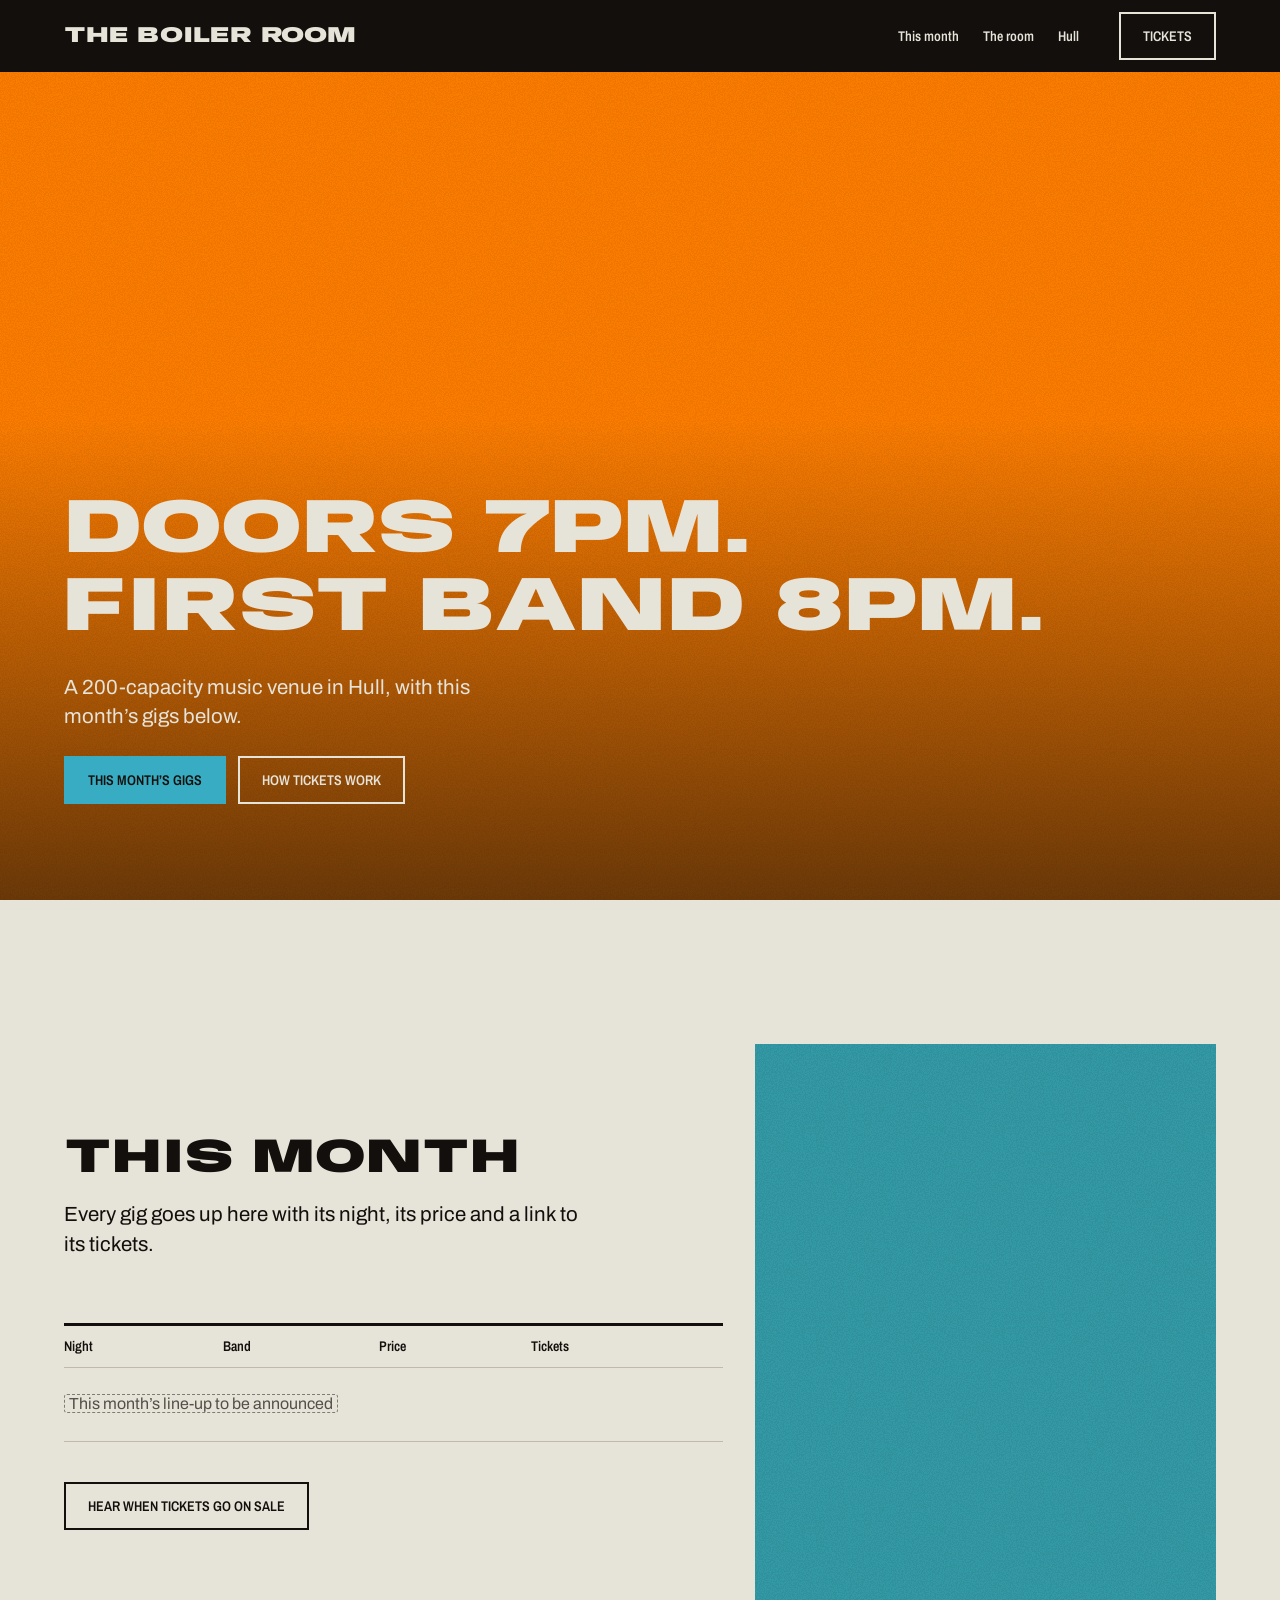
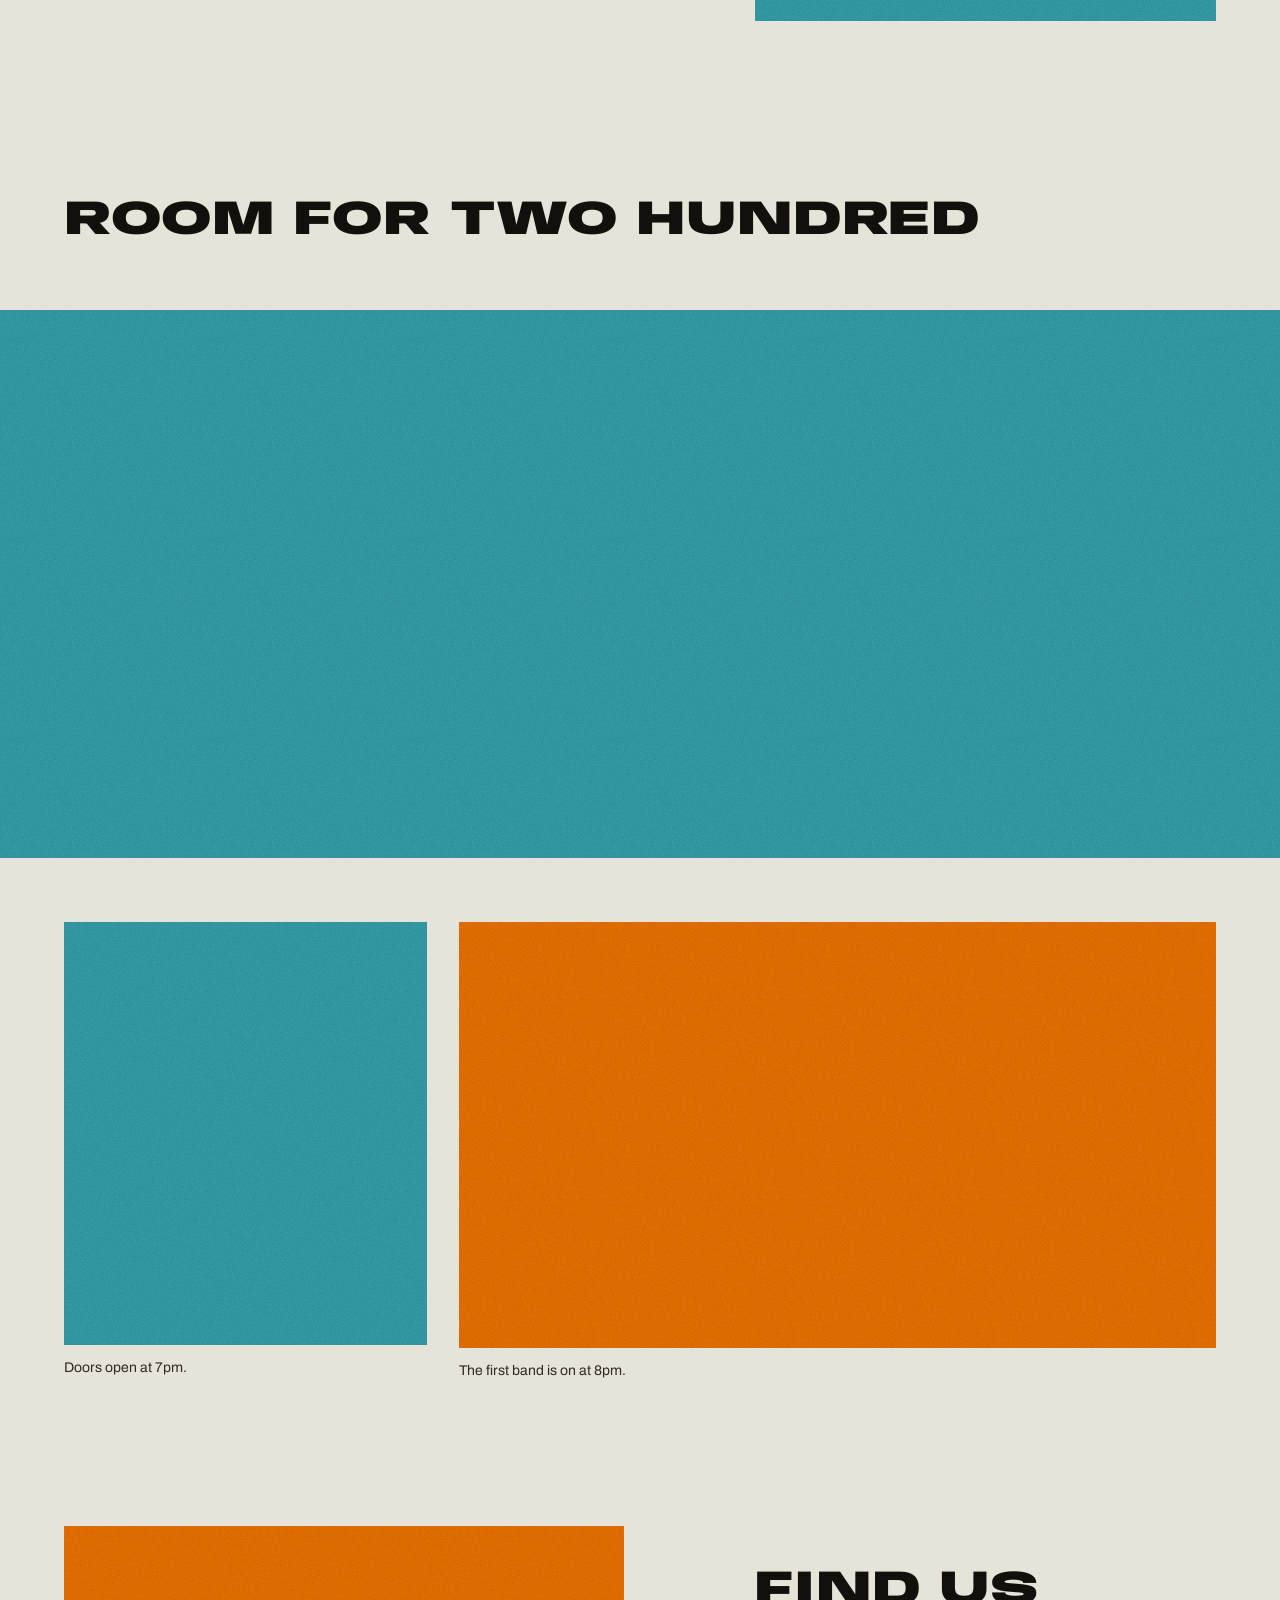
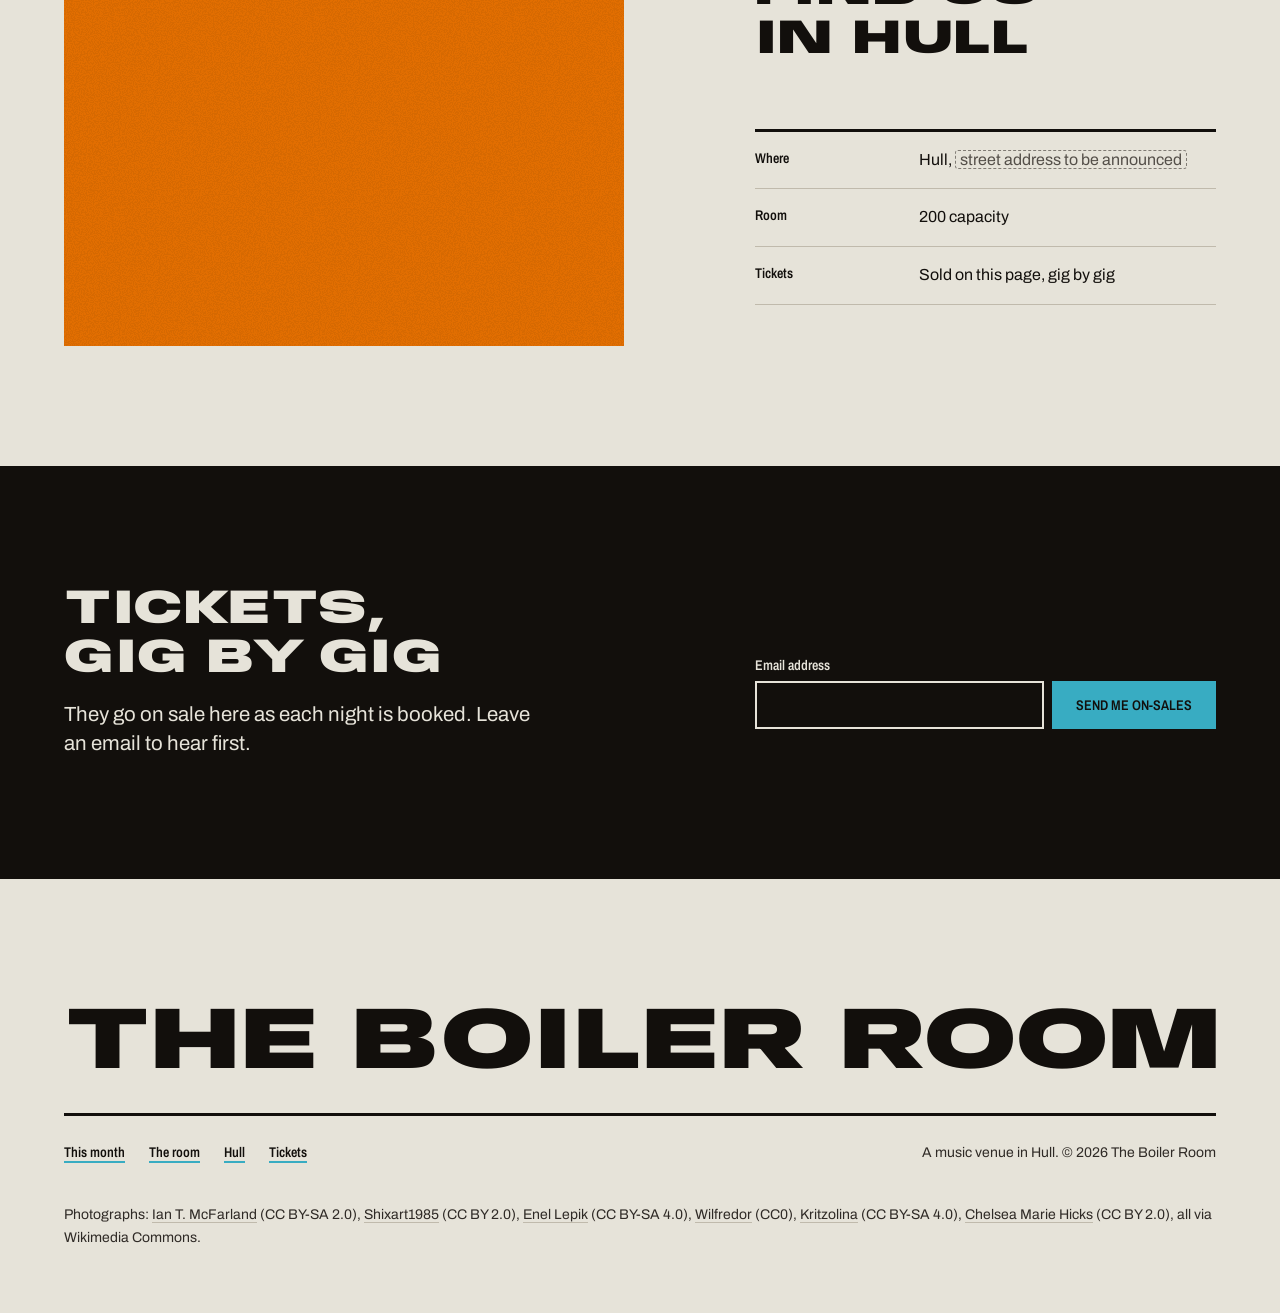
<file: .agents/skills/hallmark/scripts/fixtures/exemplars/playful.html>
<!doctype html>
<html lang="en-GB">
<head>
<meta charset="utf-8">
<meta name="viewport" content="width=device-width, initial-scale=1">
<title>The Boiler Room, Hull: this month’s gigs and tickets</title>
<meta name="description" content="The Boiler Room is a 200-capacity music venue in Hull. Doors 7pm, first band 8pm. This month’s gigs and tickets.">
<link rel="preconnect" href="https://fonts.googleapis.com">
<link rel="preconnect" href="https://fonts.gstatic.com" crossorigin>
<link href="https://fonts.googleapis.com/css2?family=Anybody:wdth,wght@100..150,900&family=Archivo:wght@400;600&family=Archivo+Narrow:wght@600&display=swap" rel="stylesheet">
<style>
/* Hallmark · job: visit · shape: Photographic · genre: playful · theme: Overprint (by request)
 * hero: Poster · nav: slab, the ink bar with the wordmark in stock colour, three links and a knocked-out Tickets outline · footer: mast, the wordmark across the container over the bar rule · imagery: photographs, library 6, mono pulled through one pass each · signature: the bill knocked out of a gig photograph printed in the orange pass · overprint: newsprint
 * axes: light/grotesk-heavy/cool · posture: full-palette · contrast: pass · fold: pass · v2.0.0 */
/* Hallmark · pre-emit critique: P4 H5 E4 S4 R4 V4 · weakest: S, the brief names no acts, so the listing is one honest slot and the photographs and the two times carry the night */
/* Hallmark · hero-review: in-thread · fix · 2 findings · 1 resolved 1 partial (the stage act is a laptop duo; the library holds no band shot with a dark foot, so the handoff asks for the venue's own) · finish-review: in-thread · fix · 1 finding · 1 resolved (the bill's room under the Poster raised to 96px) · gap: the two passes never cross on this page, so the moss shows nowhere */
:root {
  color-scheme: light;
  --space-3xs: 2px; --space-2xs: 4px; --space-xs: 8px; --space-sm: 12px; --space-md: 16px; --space-lg: 24px; --space-xl: 40px; --space-2xl: 64px; --space-3xl: 96px; --space-4xl: 144px;
  --text-xs: 0.8125rem; --text-sm: 0.875rem; --text-md: 1rem; --text-lg: 1.25rem; --text-xl: 1.5625rem; --text-2xl: 1.953rem; --text-3xl: 2.441rem;
  --text-display-s: clamp(2.25rem, 4vw + 0.5rem, 3.75rem); --text-display: clamp(2.75rem, 5vw + 1rem, 5.25rem);
  --text-section: clamp(2rem, 2.5vw + 1rem, 3.5rem); --text-title: clamp(1.25rem, 0.75vw + 0.875rem, 1.625rem); --text-lead: clamp(1.125rem, 0.35vw + 1rem, 1.375rem);
  --ease-out: cubic-bezier(0.16, 1, 0.3, 1); --ease-in: cubic-bezier(0.7, 0, 0.84, 0); --ease-in-out: cubic-bezier(0.65, 0, 0.35, 1);
  --dur-micro: 120ms; --dur-short: 220ms; --dur-long: 420ms;
  --color-error: oklch(52% 0.19 27); --color-success: oklch(50% 0.12 150);
  --container: 1440px; --gutter: 64px; --gap-columns: 32px; --section-gap-s: 120px; --section-gap: 144px; --section-gap-l: 176px;
  --z-base: 1; --z-raised: 10; --z-dropdown: 100; --z-sticky: 200; --z-sticky-nav: 300; --z-modal: 400; --z-toast: 500; --z-tooltip: 600;
  --color-paper: oklch(91.5% 0.014 92); --color-paper-2: oklch(88% 0.017 90); --color-paper-3: oklch(84% 0.02 88);
  --color-ink: oklch(17% 0.008 60); --color-ink-2: oklch(29% 0.01 60); --color-muted: oklch(43% 0.012 70);
  --color-rule: oklch(79% 0.02 85);
  --color-accent: oklch(69% 0.105 213); --color-accent-ink: oklch(17% 0.008 60); --color-focus: oklch(44% 0.1 220);
  --color-accent-2: oklch(72% 0.185 52); --color-accent-2-ink: oklch(17% 0.008 60);
  --color-mix: oklch(40% 0.106 129);
  --blend: multiply; --texture-opacity: 0.05;
  --font-display: "Anybody", ui-sans-serif, sans-serif; --font-body: "Archivo", ui-sans-serif, sans-serif;
  --font-outlier: "Archivo Narrow", ui-sans-serif, sans-serif;
  --radius-card: 0; --radius-pill: 0; --rule-hair: 1px; --rule-bar: 3px;
  --shadow-card: none;
  --tracking-display: -0.01em; --display-stretch: 140%;
}
*, *::before, *::after { box-sizing: border-box; }
html, body { overflow-x: clip; }
html { scrollbar-color: var(--color-muted) var(--color-paper); scroll-padding-top: var(--space-3xl); }
body { margin: 0; background: var(--color-paper); color: var(--color-ink); font-family: var(--font-body); font-size: var(--text-md); line-height: 1.55; -webkit-font-smoothing: antialiased; caret-color: var(--color-accent); }
::selection { background: color-mix(in oklab, var(--color-accent-2) 40%, transparent); }
:focus-visible { outline: 2px solid var(--color-focus); outline-offset: 2px; }
a { color: inherit; text-decoration-thickness: 1px; text-underline-offset: 0.16em; }
h1, h2, h3 { margin: 0; font-family: var(--font-display); font-weight: var(--display-weight, 700); font-synthesis: none; letter-spacing: var(--tracking-display); line-height: 1.05; overflow-wrap: break-word; min-width: 0; text-wrap: balance; }
h1 { max-width: 20ch; font-size: var(--text-display); } h2 { max-width: 30ch; font-size: var(--text-section); } h3 { max-width: 40ch; font-size: var(--text-title); line-height: 1.2; }
.lead { font-size: var(--text-lead); line-height: 1.45; max-width: 52ch; }
p { margin: 0; text-wrap: pretty; }
p:not([class]) { max-width: 65ch; }
img, video { max-width: 100%; height: auto; display: block; }
svg { display: block; }
[hidden] { display: none !important; }
button, input, select, textarea { font: inherit; }
.container { width: 100%; max-width: var(--container); margin-inline: auto; padding-inline: var(--gutter); box-sizing: border-box; }
.num, .figure, td.num { font-variant-numeric: tabular-nums; }
.visually-hidden { position: absolute; width: 1px; height: 1px; overflow: hidden; clip-path: inset(50%); white-space: nowrap; }
[data-slot] { position: relative; overflow: hidden; background: linear-gradient(160deg, var(--color-paper-2, var(--color-paper)), var(--color-paper-3, var(--color-paper))); }
[data-slot] > img { position: absolute; inset: 0; width: 100%; height: 100%; object-fit: cover; z-index: 1; }
[data-slot]:has(> img) > :not(img):not([data-keep]) { display: none !important; }
@media (max-width: 60rem) { :root { --gutter: 24px; --section-gap-s: 80px; --section-gap: 96px; --section-gap-l: 120px; } }
@media (max-width: 40rem) { :root { --gutter: 16px; --section-gap-s: 56px; --section-gap: 72px; --section-gap-l: 96px; --gap-columns: 16px; } }
@media (prefers-reduced-motion: reduce) { *:not(.keep-motion), *:not(.keep-motion)::before, *:not(.keep-motion)::after { animation-duration: 0.01ms !important; animation-iteration-count: 1 !important; transition-duration: 0.01ms !important; scroll-behavior: auto !important; } }
/* photographs: mono con=30 */
[data-slot] > img { filter: grayscale(1) contrast(1.3); }
:root {
  --nav-h: 72px;
  --text-bill: clamp(2.125rem, 6vw, 5.75rem);
  --grain: url("data:image/svg+xml,%3Csvg xmlns='http://www.w3.org/2000/svg' width='200' height='200'%3E%3Cfilter id='g'%3E%3CfeTurbulence type='fractalNoise' baseFrequency='0.85' numOctaves='2' stitchTiles='stitch'/%3E%3CfeColorMatrix values='0 0 0 0 0 0 0 0 0 0 0 0 0 0 0 0 0 0 9 -4'/%3E%3C/filter%3E%3Crect width='100%25' height='100%25' filter='url(%23g)'/%3E%3C/svg%3E");
}

h1, h2, h3 { font-weight: 900; font-stretch: var(--display-stretch); text-transform: uppercase; line-height: 1.02; }

/* the skip link */
.skip { position: absolute; left: var(--space-md); top: calc(-1 * var(--space-3xl)); z-index: var(--z-toast); padding: var(--space-xs) var(--space-md); background: var(--color-ink); color: var(--color-paper); }
.skip:focus-visible { top: var(--space-md); outline-color: var(--color-accent); }

/* controls: the pass-1 fill beside an inset ink outline; the press changes a fill at once */
.btn { display: inline-flex; align-items: center; justify-content: center; min-height: 48px; padding: 0 var(--space-lg); border: 0; border-radius: 0; background: none; font: 600 var(--text-sm)/1 var(--font-outlier); text-transform: uppercase; text-decoration: none; white-space: nowrap; cursor: pointer; }
.btn--primary { background: var(--color-accent); color: var(--color-accent-ink); }
.btn--primary:hover { background: color-mix(in oklab, var(--color-accent) 78%, var(--color-ink)); }
.btn--primary:active { background: color-mix(in oklab, var(--color-accent) 62%, var(--color-ink)); }
.btn--secondary { box-shadow: inset 0 0 0 2px var(--color-ink); color: var(--color-ink); }
.btn--secondary:hover { background: var(--color-ink); color: var(--color-paper); }
.btn--secondary:active { background: var(--color-ink-2); color: var(--color-paper); }
.btn--knock { box-shadow: inset 0 0 0 2px var(--color-paper); color: var(--color-paper); }
.btn--knock:hover { background: var(--color-paper); color: var(--color-ink); }
.btn--knock:active { background: var(--color-paper-3); color: var(--color-ink); }
.btn:focus-visible { outline: 2px solid var(--color-focus); outline-offset: 2px; }
.btn:disabled, .btn[aria-disabled="true"] { opacity: 0.55; cursor: not-allowed; }

/* the two passes: flat fills, multiplied, a photograph pulled through one of them */
.pass-1 { background: var(--color-accent); color: var(--color-accent-ink); mix-blend-mode: var(--blend); }
.pass-2 { background: var(--color-accent-2); color: var(--color-accent-2-ink); mix-blend-mode: var(--blend); }
.pass-1 > img, .pass-2 > img { mix-blend-mode: var(--blend); }
.grain { isolation: isolate; }
.grain::after { content: ""; position: absolute; inset: 0; z-index: 2; pointer-events: none; opacity: var(--texture-opacity); background: var(--grain) 0 0 / 200px; }

/* nav: the slab */
.slab { background: var(--color-ink); color: var(--color-paper); }
.slab__inner { display: flex; align-items: center; justify-content: space-between; gap: var(--space-lg); min-height: var(--nav-h); }
.wordmark { font: 900 1.375rem/1 var(--font-display); font-stretch: var(--display-stretch); text-transform: uppercase; letter-spacing: var(--tracking-display); color: var(--color-paper); text-decoration: none; white-space: nowrap; }
.slab__nav { display: flex; align-items: center; gap: var(--space-xl); }
.slab__links { display: flex; gap: var(--space-lg); margin: 0; padding: 0; list-style: none; }
.slab__links a { font: 600 var(--text-sm)/1 var(--font-outlier); color: var(--color-paper); text-decoration: underline; text-decoration-color: transparent; text-decoration-thickness: 2px; text-underline-offset: 0.35em; white-space: nowrap; }
.slab__links a:hover { text-decoration-color: var(--color-accent); }
.slab :focus-visible, .hero :focus-visible, .wordmark:focus-visible { outline: 2px solid var(--color-accent); outline-offset: 3px; }

/* hero: Poster, the bill knocked out to the stock over the photograph's darkest third */
.hero { position: relative; isolation: isolate; display: grid; align-items: end; min-height: calc(100dvh - var(--nav-h)); background: var(--color-ink); color: var(--color-paper); }
.hero__photo { position: absolute; inset: 0; margin: 0; z-index: 0; mix-blend-mode: normal; }
.hero__photo > img { object-position: 50% 40%; }
.hero__scrim { position: absolute; inset: 0; z-index: 1; pointer-events: none; background: linear-gradient(to top, color-mix(in oklab, var(--color-ink) 62%, transparent), transparent 58%); }
.hero__inner { position: relative; z-index: 3; display: grid; justify-items: start; gap: var(--space-lg); padding-block: var(--space-3xl); }
.hero__head { max-width: none; font-size: var(--text-bill); color: var(--color-paper); }
.hero__lead { max-width: 34ch; color: var(--color-paper); }
.hero__actions { display: flex; flex-wrap: wrap; gap: var(--space-sm); }

/* photographs: square, no frame, each printed through one pass */
.photo { position: relative; margin: 0; }
.photo--tall { aspect-ratio: 4 / 5; }
.photo--wide { aspect-ratio: 21 / 9; width: 100%; }
.photo--hull { aspect-ratio: 4 / 3; }
.caption { margin-top: var(--space-sm); font-size: var(--text-sm); color: var(--color-ink-2); }
.fill { padding: 0 0.25em; border: 1px dashed color-mix(in oklch, var(--color-muted) 70%, transparent); border-radius: 3px; color: var(--color-muted); -webkit-box-decoration-break: clone; box-decoration-break: clone; }

/* this month: the listing beside a photograph in the teal pass */
.listing { padding-top: var(--section-gap); }
.listing__grid { display: grid; grid-template-columns: repeat(12, minmax(0, 1fr)); column-gap: var(--gap-columns); align-items: center; }
.listing__text { grid-column: 1 / 8; display: grid; justify-items: start; }
.listing__text .lead { margin-top: var(--space-md); max-width: 44ch; }
.listing__shot { grid-column: 8 / 13; margin: 0; }
.bill { width: 100%; margin-block: var(--space-2xl) var(--space-xl); border-collapse: collapse; border-top: var(--rule-bar) solid var(--color-ink); font-variant-numeric: tabular-nums; }
.bill th { padding: var(--space-sm) var(--space-md) var(--space-sm) 0; border-bottom: var(--rule-hair) solid var(--color-rule); font: 600 var(--text-sm)/1.2 var(--font-outlier); text-align: left; white-space: nowrap; }
.bill td { padding: var(--space-lg) 0; border-bottom: var(--rule-hair) solid var(--color-rule); }

/* the room: the stage before doors, full bleed, then the night in two */
.room { padding-top: var(--section-gap-l); }
.room h2 { margin-bottom: var(--space-2xl); }
.room__pair { display: grid; grid-template-columns: repeat(12, minmax(0, 1fr)); column-gap: var(--gap-columns); margin-top: var(--space-2xl); }
.room__shot { margin: 0; }
.room__shot--doors { grid-column: 1 / 5; }
.room__shot--doors .photo { aspect-ratio: 6 / 7; }
.room__shot--band { grid-column: 5 / 13; }
.room__shot--band .photo { aspect-ratio: 16 / 9; }

/* hull: the photograph on the other side, the facts as a list under the bar rule */
.hull { padding-block: var(--section-gap) var(--section-gap-s); }
.hull__grid { display: grid; grid-template-columns: repeat(12, minmax(0, 1fr)); column-gap: var(--gap-columns); align-items: center; }
.hull__grid > .photo { grid-column: 1 / 7; }
.hull__text { grid-column: 8 / 13; }
.facts { margin: var(--space-2xl) 0 0; border-top: var(--rule-bar) solid var(--color-ink); }
.facts > div { display: grid; grid-template-columns: minmax(0, 1fr) minmax(0, 2fr); gap: var(--space-md); padding-block: var(--space-md); border-bottom: var(--rule-hair) solid var(--color-rule); }
.facts dt { font: 600 var(--text-sm)/1.5 var(--font-outlier); }
.facts dd { margin: 0; }

/* tickets: the ink band, stock type, the on-sale field */
.tickets { padding-block: var(--section-gap-s); background: var(--color-ink); color: var(--color-paper); }
.tickets__grid { display: grid; grid-template-columns: repeat(12, minmax(0, 1fr)); column-gap: var(--gap-columns); align-items: end; }
.tickets__text { grid-column: 1 / 8; }
.tickets__text .lead { margin-top: var(--space-md); max-width: 40ch; }
.onsale { grid-column: 8 / 13; }
.onsale label { display: block; margin-bottom: var(--space-xs); font: 600 var(--text-sm)/1.2 var(--font-outlier); }
.onsale__row { display: flex; gap: var(--space-xs); }
.onsale input { flex: 1; min-width: 0; min-height: 48px; padding: 0 var(--space-md); border: 0; border-radius: 0; background: var(--color-ink); color: var(--color-paper); box-shadow: inset 0 0 0 2px var(--color-paper); font: 400 var(--text-md) var(--font-body); outline: 2px solid transparent; outline-offset: 2px; }
.onsale input:focus-visible { outline-color: var(--color-accent); }
.onsale input[aria-invalid] { box-shadow: inset 0 0 0 2px var(--color-error); }
.onsale__help { min-height: 1lh; margin-top: var(--space-xs); font-size: var(--text-sm); color: var(--color-paper-3); }
.tickets :focus-visible { outline-color: var(--color-accent); }

/* footer: the mast */
.mast { padding-block: var(--section-gap-s) var(--space-2xl); }
.mast__word { margin: 0; font: 900 clamp(1.5rem, 6.85vw, 6.15rem)/1.02 var(--font-display); font-stretch: var(--display-stretch); text-transform: uppercase; letter-spacing: var(--tracking-display); white-space: nowrap; }
.mast__row { display: flex; flex-wrap: wrap; align-items: baseline; justify-content: space-between; gap: var(--space-lg); margin-top: var(--space-lg); padding-top: var(--space-lg); border-top: var(--rule-bar) solid var(--color-ink); }
.mast__links { display: flex; flex-wrap: wrap; gap: var(--space-lg); margin: 0; padding: 0; list-style: none; }
.mast__links a { font: 600 var(--text-sm)/1.2 var(--font-outlier); text-decoration: underline; text-decoration-color: var(--color-accent); text-decoration-thickness: 2px; text-underline-offset: 0.3em; }
.mast__links a:hover { text-decoration-color: var(--color-ink); }
.mast__note { margin: 0; font-size: var(--text-sm); color: var(--color-ink-2); }
.mast__credits { max-width: none; margin: var(--space-xl) 0 0; font-size: var(--text-sm); line-height: 1.6; color: var(--color-ink-2); }
.mast__credits span { white-space: nowrap; }
.mast__credits a { color: inherit; text-decoration: underline; text-decoration-color: var(--color-rule); text-decoration-thickness: 1px; text-underline-offset: 0.2em; }
.mast__credits a:hover { text-decoration-color: var(--color-ink); }

@media (max-width: 60rem) {
  .slab__links { display: none; }
  .hero { min-height: calc(92dvh - var(--nav-h)); }
  .listing__text, .listing__shot, .hull__grid > .photo, .hull__text, .tickets__text, .onsale { grid-column: 1 / -1; }
  .listing__shot, .hull__text, .onsale { margin-top: var(--space-2xl); }
  .room__shot--doors, .room__shot--band { grid-column: 1 / -1; }
  .room__shot--band { margin-top: var(--space-xl); }
}
@media (max-width: 40rem) {
  .wordmark { font-size: 1.0625rem; }
  .slab__nav { gap: var(--space-md); }
  .hero__inner { padding-block: var(--space-2xl) var(--space-xl); }
  .bill th:nth-child(n+3) { display: none; }
  .onsale__row { flex-direction: column; }
}
</style>
</head>
<body>
<a class="skip" href="#main">Skip to content</a>

<header class="slab">
  <div class="container slab__inner">
    <a class="wordmark" href="#main" aria-label="The Boiler Room, home">The Boiler Room</a>
    <nav class="slab__nav" aria-label="Main">
      <ul class="slab__links">
        <li><a href="#this-month">This month</a></li>
        <li><a href="#the-room">The room</a></li>
        <li><a href="#hull">Hull</a></li>
      </ul>
      <a class="btn btn--knock" href="#tickets">Tickets</a>
    </nav>
  </div>
</header>

<main id="main">
  <section class="hero" aria-labelledby="hero-head">
    <figure class="hero__photo pass-2 grain" data-slot="hero" data-alt="A gig night at the Boiler Room: the crowd from behind, hands up, the stage lit, with a dark lower half for the bill">
      <img src="https://upload.wikimedia.org/wikipedia/commons/thumb/d/d1/Lights_%282011-04-24_by_Ian_T._McFarland%29.jpg/1280px-Lights_%282011-04-24_by_Ian_T._McFarland%29.jpg" width="3198" height="2555" fetchpriority="high" alt="Two guitarists in silhouette on a small stage, lit through smoke" style="object-position: 55% 40%">
    </figure>
    <div class="hero__scrim" aria-hidden="true"></div>
    <div class="container hero__inner">
      <h1 id="hero-head" class="hero__head">Doors&nbsp;7pm.<br>First&nbsp;band 8pm.</h1>
      <p class="lead hero__lead">A 200-capacity music venue in Hull, with this month’s gigs below.</p>
      <div class="hero__actions">
        <a class="btn btn--primary" href="#this-month">This month’s gigs</a>
        <a class="btn btn--knock" href="#tickets">How tickets work</a>
      </div>
    </div>
  </section>

  <section id="this-month" class="listing" aria-labelledby="month-head">
    <div class="container listing__grid">
      <div class="listing__text">
        <h2 id="month-head">This month</h2>
        <p class="lead">Every gig goes up here with its night, its price and a link to its tickets.</p>
        <table class="bill">
          <caption class="visually-hidden">Gigs at the Boiler Room this month</caption>
          <thead>
            <tr><th scope="col">Night</th><th scope="col">Band</th><th scope="col">Price</th><th scope="col">Tickets</th></tr>
          </thead>
          <tbody>
            <tr><td colspan="4"><span class="fill" data-fill="line-up">This month’s line-up to be announced</span></td></tr>
          </tbody>
        </table>
        <a class="btn btn--secondary" href="#tickets">Hear when tickets go on sale</a>
      </div>
      <figure class="listing__shot">
        <div class="photo photo--tall pass-1 grain" data-slot="month" data-alt="A gig at the Boiler Room from the floor: a fan with both arms up, the band behind in the stage haze">
          <img src="https://upload.wikimedia.org/wikipedia/commons/thumb/f/f6/Energetic_guitarist_performs_on_stage_during_a_lively_music_festival_at_night%2C_surrounded_by_vibrant_lights_and_excited_fans.jpg/1280px-Energetic_guitarist_performs_on_stage_during_a_lively_music_festival_at_night%2C_surrounded_by_vibrant_lights_and_excited_fans.jpg" width="2300" height="1530" loading="lazy" alt="A long-haired guitarist playing under the stage lights in haze" style="object-position: 45% 55%">
        </div>
      </figure>
    </div>
  </section>

  <section id="the-room" class="room" aria-labelledby="room-head">
    <div class="container">
      <h2 id="room-head">Room for two hundred</h2>
    </div>
    <div class="photo photo--wide pass-1 grain" data-slot="room" data-alt="The Boiler Room before doors: the stage, the drum kit and the microphone, wide, from the floor">
      <img src="https://upload.wikimedia.org/wikipedia/commons/thumb/2/2f/Ansambel_SkaMeika%C2%B4.jpg/1280px-Ansambel_SkaMeika%C2%B4.jpg" width="5760" height="2880" loading="lazy" alt="The shadows of a band, horns and all, thrown on a lit screen behind the stage" style="object-position: 50% 55%">
    </div>
    <div class="container room__pair">
      <figure class="room__shot room__shot--doors">
        <div class="photo pass-1 grain" data-slot="doors" data-alt="People coming in at the Boiler Room as the doors open">
          <img src="https://upload.wikimedia.org/wikipedia/commons/thumb/e/e0/Man_playing_an_acoustic_brazilian_guitar_%28Viol%C3%A3o%29_on_Marco_Zero_Square%2C_Refice%2C_Pernambuco%2C_Brazil.jpg/1280px-Man_playing_an_acoustic_brazilian_guitar_%28Viol%C3%A3o%29_on_Marco_Zero_Square%2C_Refice%2C_Pernambuco%2C_Brazil.jpg" width="1920" height="1280" loading="lazy" alt="A weathered hand picking the strings of a resonator guitar" style="object-position: 30% 45%">
        </div>
        <figcaption class="caption">Doors open at 7pm.</figcaption>
      </figure>
      <figure class="room__shot room__shot--band">
        <div class="photo pass-2 grain" data-slot="band" data-alt="The first band of the night on the Boiler Room stage">
          <img src="https://upload.wikimedia.org/wikipedia/commons/thumb/4/4f/Kratzen_at_Puch_Open_Air_2024_02.jpg/1280px-Kratzen_at_Puch_Open_Air_2024_02.jpg" width="5472" height="3648" loading="lazy" alt="A bass player and a keyboard player on stage under the lights" style="object-position: 50% 40%">
        </div>
        <figcaption class="caption">The first band is on at 8pm.</figcaption>
      </figure>
    </div>
  </section>

  <section id="hull" class="hull" aria-labelledby="hull-head">
    <div class="container hull__grid">
      <div class="photo photo--hull pass-2 grain" data-slot="bar" data-alt="The Boiler Room on a gig night, the bar and the room from inside">
        <img src="https://upload.wikimedia.org/wikipedia/commons/thumb/5/51/Cure_cocktail_bar_New_Orleans_2011.jpg/1280px-Cure_cocktail_bar_New_Orleans_2011.jpg" width="4752" height="3168" loading="lazy" alt="A dim bar with lit shelves of bottles and a bartender at work" style="object-position: 25% 35%">
      </div>
      <div class="hull__text">
        <h2 id="hull-head">Find us in Hull</h2>
        <dl class="facts">
          <div><dt>Where</dt><dd>Hull, <span class="fill" data-fill="address">street address to be announced</span></dd></div>
          <div><dt>Room</dt><dd>200 capacity</dd></div>
          <div><dt>Tickets</dt><dd>Sold on this page, gig by gig</dd></div>
        </dl>
      </div>
    </div>
  </section>

  <section id="tickets" class="tickets" aria-labelledby="tickets-head">
    <div class="container tickets__grid">
      <div class="tickets__text">
        <h2 id="tickets-head">Tickets, gig by gig</h2>
        <p class="lead">They go on sale here as each night is booked. Leave an email to hear first.</p>
      </div>
      <form class="onsale" data-endpoint="" novalidate>
        <label for="onsale-email">Email address</label>
        <div class="onsale__row">
          <input id="onsale-email" name="email" type="email" inputmode="email" autocomplete="email" required>
          <button class="btn btn--primary" type="submit">Send me on-sales</button>
        </div>
        <p class="onsale__help" id="onsale-help" aria-live="polite"></p>
      </form>
    </div>
  </section>
</main>

<footer class="mast">
  <div class="container">
    <p class="mast__word">The Boiler Room</p>
    <div class="mast__row">
      <nav aria-label="Footer">
        <ul class="mast__links">
          <li><a href="#this-month">This month</a></li>
          <li><a href="#the-room">The room</a></li>
          <li><a href="#hull">Hull</a></li>
          <li><a href="#tickets">Tickets</a></li>
        </ul>
      </nav>
      <p class="mast__note">A music venue in Hull. © 2026 The Boiler Room</p>
    </div>
    <p class="mast__credits" data-credits>Photographs: <a href="https://commons.wikimedia.org/wiki/File:Lights_(2011-04-24_by_Ian_T._McFarland).jpg">Ian T. McFarland</a> <span>(CC BY-SA 2.0)</span>, <a href="https://commons.wikimedia.org/wiki/File:Energetic_guitarist_performs_on_stage_during_a_lively_music_festival_at_night,_surrounded_by_vibrant_lights_and_excited_fans.jpg">Shixart1985</a> <span>(CC BY 2.0)</span>, <a href="https://commons.wikimedia.org/wiki/File:Ansambel_SkaMeika%C2%B4.jpg">Enel Lepik</a> <span>(CC BY-SA 4.0)</span>, <a href="https://commons.wikimedia.org/wiki/File:Man_playing_an_acoustic_brazilian_guitar_(Viol%C3%A3o)_on_Marco_Zero_Square,_Refice,_Pernambuco,_Brazil.jpg">Wilfredor</a> <span>(CC0)</span>, <a href="https://commons.wikimedia.org/wiki/File:Kratzen_at_Puch_Open_Air_2024_02.jpg">Kritzolina</a> <span>(CC BY-SA 4.0)</span>, <a href="https://commons.wikimedia.org/wiki/File:Cure_cocktail_bar_New_Orleans_2011.jpg">Chelsea Marie Hicks</a> <span>(CC BY 2.0)</span>, all via Wikimedia Commons.</p>
  </div>
</footer>

<script>
document.querySelectorAll('form[data-endpoint]').forEach((form) => {
  const input = form.querySelector('input'), help = form.querySelector('[aria-live]');
  form.addEventListener('submit', (e) => {
    e.preventDefault();
    const ok = input.checkValidity();
    input.toggleAttribute('aria-invalid', !ok);
    if (!ok) { input.setAttribute('aria-describedby', help.id); help.textContent = 'That address looks incomplete. Write it as name@example.com.'; input.focus(); return; }
    if (!form.dataset.endpoint) { help.textContent = 'Nothing was sent: this form is not connected yet.'; return; }
    fetch(form.dataset.endpoint, { method: 'POST', body: new FormData(form) })
      .then((r) => { help.textContent = r.ok ? 'Thanks. On-sales go to ' + input.value.trim() + '.' : 'That did not go through. Try again in a minute.'; })
      .catch(() => { help.textContent = 'That did not go through. Try again in a minute.'; });
  });
});
window.hallmarkSlots = (m) => { for (const [k, v] of Object.entries(m)) { const s = document.querySelector(`[data-slot="${k}"]`); if (!s) continue; const im = new Image(); im.src = typeof v === 'string' ? v : v.src; im.alt = (typeof v === 'object' && v.alt) || s.dataset.alt || ''; s.querySelectorAll(':scope > img').forEach((o) => o.remove()); s.prepend(im); } };
document.querySelectorAll('[data-slot] > img').forEach((i) => { if (i.complete && !i.naturalWidth) i.remove(); else i.addEventListener('error', () => i.remove(), { once: true }); });
</script>
</body>
</html>
</file>
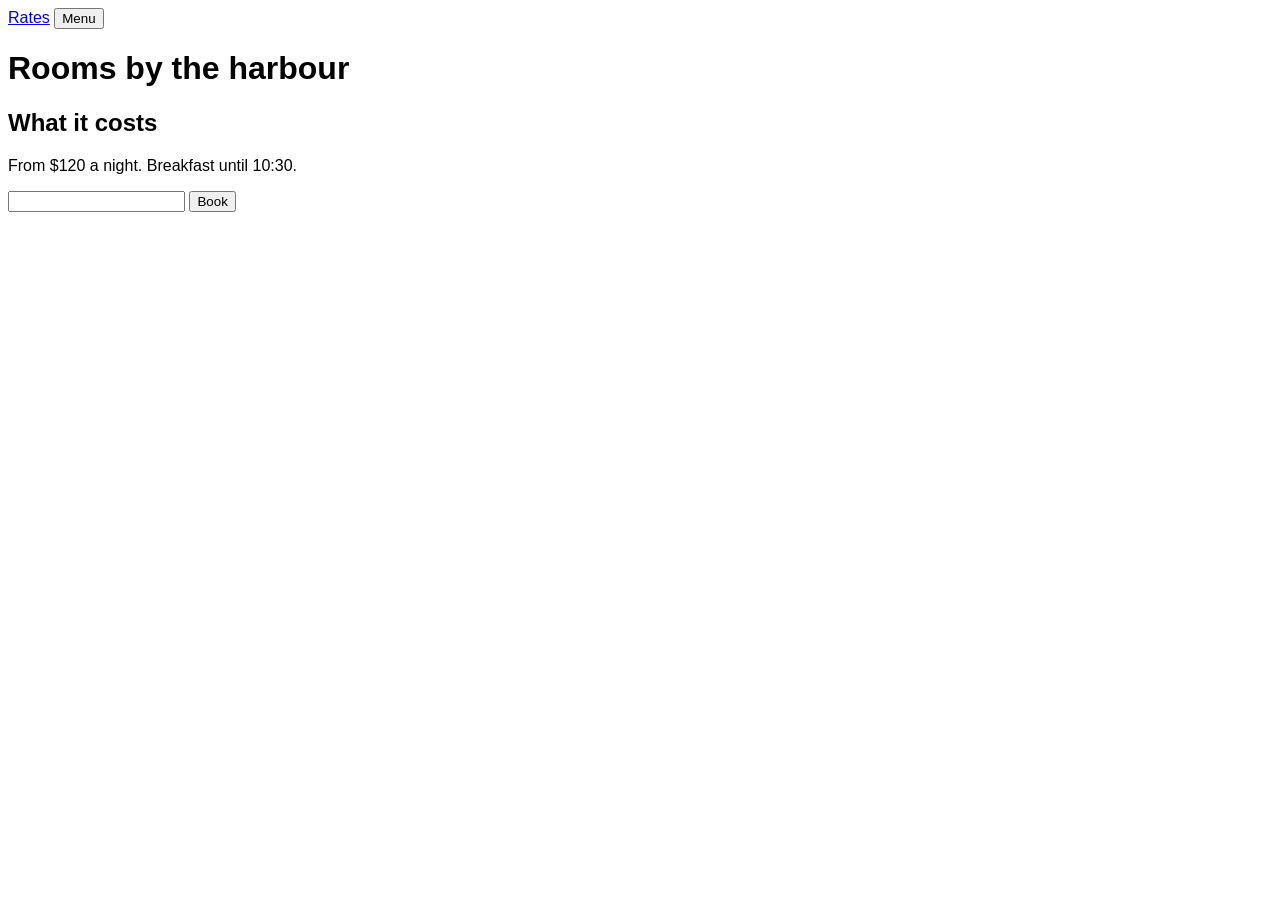
<file: .agents/skills/hallmark/scripts/fixtures/kept/after.html>
<!doctype html>
<html lang="en">
<head>
<meta charset="utf-8">
<meta name="viewport" content="width=device-width, initial-scale=1">
<title>Kept fixture, the page after</title>
<meta name="description" content="A careless redesign: one link, one field, one handler, one test hook and one script hook are gone, and one heading is reworded.">
<style>
/* Hallmark · shape: fixture · genre: editorial · theme: fixture (by request) · redesign: full */
/* Hallmark · dropped mailto:desk@example.com · the desk address is retired and the form replaces it */
body { font-family: sans-serif; }
</style>
</head>
<body>
<nav id="site-nav"><a href="#rates">Rates</a> <button id="menu-button" type="button">Menu</button></nav>
<h1>Rooms by the harbour</h1>
<h2 id="rates">What it costs</h2>
<p>From $120 a night. Breakfast until 10:30.</p>
<form action="https://example.com/api/book" method="post">
  <input name="email" type="email">
  <button type="submit">Book</button>
</form>
<script>
document.getElementById('nav-toggle').addEventListener('click', function () { document.querySelector('#site-nav').classList.toggle('is-open'); });
</script>
</body>
</html>
</file>
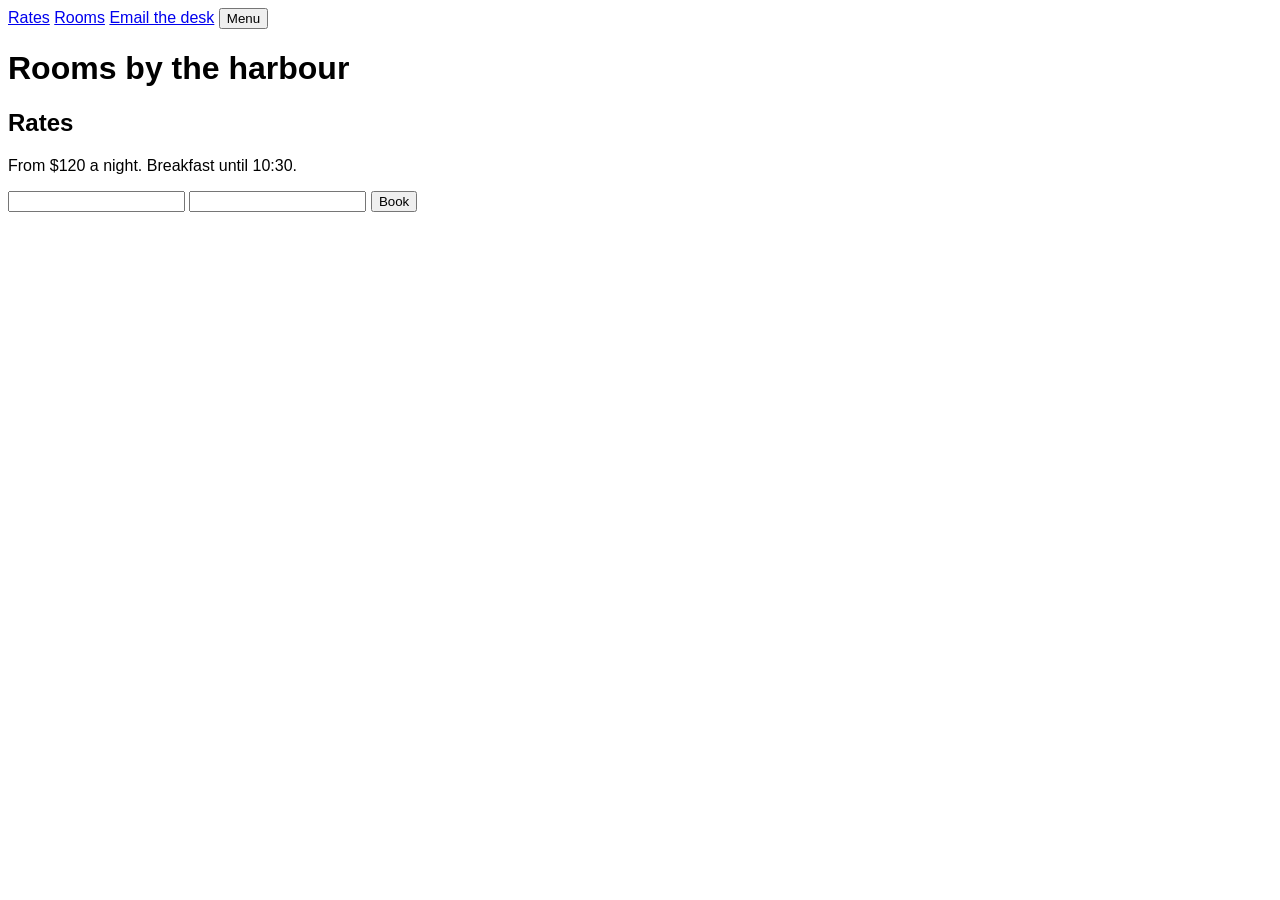
<file: .agents/skills/hallmark/scripts/fixtures/kept/before.html>
<!doctype html>
<html lang="en">
<head>
<meta charset="utf-8">
<meta name="viewport" content="width=device-width, initial-scale=1">
<title>Kept fixture, the page before</title>
<meta name="description" content="The page a redesign starts from; after.html drops one of everything the record holds.">
<style>
body { font-family: sans-serif; }
</style>
</head>
<body>
<nav id="site-nav"><a href="#rates">Rates</a> <a href="rooms.html">Rooms</a> <a href="mailto:desk@example.com">Email the desk</a> <button id="nav-toggle" type="button">Menu</button></nav>
<h1>Rooms by the harbour</h1>
<h2 id="rates">Rates</h2>
<p>From $120 a night. Breakfast until 10:30.</p>
<form action="https://example.com/api/book" method="post">
  <input name="email" type="email">
  <input name="nights" type="number">
  <button type="submit" onclick="track('book')" data-testid="book-button">Book</button>
</form>
<script>
document.getElementById('nav-toggle').addEventListener('click', function () { document.querySelector('#site-nav').classList.toggle('is-open'); });
</script>
</body>
</html>
</file>
<file: style.css>
:root {
  /* Основные цвета */
    --bg-color: #0a0a0a;
    --text-color: #FFFCF2;
    --input-bg: #2c2c2e;
    --button-bg: linear-gradient(135deg, #667eea 0%, #764ba2 100%);
    --gradient1: linear-gradient(135deg, #8b5cf6 0%, #ec4899 100%);
    --button-text: #FFFCF2;
    --accent-color: #8b5cf6;
    --accent-light: #a78bfa;
    --radius: 12px;
    --radius-lg: 20px;
    --gap-md: 12px;
    --gap-xxl: 24px;
    --blur: 12px;
    --card-bg: rgba(44, 44, 46, 0.4);
    --card-border: rgba(255, 255, 255, 0.12);
    --card-shadow: 0 8px 24px rgba(0, 0, 0, 0.4);
}

@font-face {
  font-family: 'Benzin';
  src: url('static/fonts/Benzin-Bold.woff2') format('woff2');
  font-weight: normal;
  font-display: swap;
}

@font-face {
    font-family: 'Montserrat';
  src: url('static/fonts/Montserrat-Regular.woff2') format('woff2');
  font-weight: normal;
  font-display: swap;
}

@font-face {
    font-family: 'Montserrat';
  src: url('static/fonts/Montserrat-600.woff2') format('woff2');
  font-weight: 600;
  font-display: swap;
}

@font-face {
    font-family: 'Montserrat';
  src: url('static/fonts/Montserrat-800.woff2') format('woff2');
  font-weight: 800;
  font-display: swap;
}

html, body {
    margin: 0;
    padding: 0;
    height: auto;
    min-height: 100%;
    position: relative;
    overflow-x: hidden;
    font-family: 'Montserrat', sans-serif;
    letter-spacing: 0;
    color: var(--text-color);
    scroll-behavior: smooth;
}

html {
    background: var(--bg-color);
}

body {
    min-height: 100%;
    background-color: #0a0a0a;
    background-image: radial-gradient(
    ellipse 100% 30% at 50% -5%,
    rgba(139, 92, 246, 0.22) 0%,
    rgba(139, 92, 246, 0.08) 30%,
    rgba(139, 92, 246, 0.02) 55%,
    transparent 70%);
    position: relative;
    z-index: 0;
}

body::after {
  content: '';
  position: fixed;
  inset: 0;
  z-index: 1;
  pointer-events: none;
  opacity: 0.005;
  background-image: url("data:image/svg+xml,%3Csvg xmlns='http://www.w3.org/2000/svg' width='300' height='300'%3E%3Cfilter id='n'%3E%3CfeTurbulence type='fractalNoise' baseFrequency='0.75' numOctaves='4' stitchTiles='stitch'/%3E%3C/filter%3E%3Crect width='300' height='300' filter='url(%23n)'/%3E%3C/svg%3E");
  background-size: 100px 100px;
}

h2 {
    font-family: 'Benzin', sans-serif;
}

/* ============================================
   HERO — секция и двухколоночная структура
   ============================================ */
.hero-section {
    min-height: 100vh;
    display: flex;
    align-items: center;
    justify-content: center;
    padding: 100px clamp(20px, 5vw, 140px) 0;
    box-sizing: border-box;
    position: relative;
    overflow: hidden;
}

.hero-wrapper {
    display: flex;
    align-items: stretch;
    justify-content: space-between;
    gap: clamp(20px, 4vw, 60px);
    max-width: 1800px;
    width: 100%;
}

/* Левая колонка — контент */
.hero-content {
    flex: 2;
    min-width: 0;
    max-width: 720px;
    display: flex;
    flex-direction: column;
    justify-content: center;
}

/* Правая колонка — изображение */
.hero-media {
    flex: 1.4 1 0;
    min-width: 0;
    display: flex;
    justify-content: center;
    align-items: flex-end;
}

.hero-media__img {
    width: 100%;
    height: auto;
    object-fit: contain;
    display: block;
}


/* Общий шаблон ряда — для плееров и кнопок */
.hero-row {
    display: flex;
    flex-wrap: nowrap;
    gap: 16px;
    width: 100%;
}

.hero-h1 {
    font-family: 'Benzin', sans-serif;
    font-size: clamp(16px, 1.7vw, 24px);
    color: rgba(255, 255, 255, 0.6);
}

.hero-title {
    font-family: 'Benzin', sans-serif;
    font-weight: 800;
    line-height: 1;
    margin: 0 0 1rem;
   /* ← добавить */
}

.hero-title__line1 {
    display: block;
    font-size: clamp(56px, 11vw, 60px);
    color: #fff;
    margin-bottom: clamp(-8px, -3.5vw, -20px);
    width: fit-content;
    position: relative;
}

.hero-title__line2 {
    font-size: clamp(40px, 6.4vw, 94px);
    background: linear-gradient(90deg, #ec4899 0%, #6366f1 50%, #ec4899 100%);
    background-size: 200% auto;
    padding-top: 10px;
    -webkit-background-clip: text;
    -webkit-text-fill-color: transparent;
    background-clip: text;
    position: relative;
    font-family: 'Benzin', sans-serif;
    animation: gradientFlow 6s linear infinite;
}

@keyframes gradientFlow {
    0%   { background-position: 0% center; }
    100% { background-position: 200% center; }
}

.hero-posttitle {
    display: inline-flex;
    justify-content: center;
    align-items: center;
    gap: 8px;
    font-family: 'Montserrat', sans-serif;
    font-size: clamp(12px, 0.95vw, 14px);
    font-weight: 600;
    letter-spacing: 0.12em;
    text-transform: uppercase;
    color: rgba(255, 255, 255, 0.85);
    margin: 0 0 1.5rem;
    padding: 8px 16px;
    background: rgba(139, 92, 246, 0.12);
    border: 1px solid rgba(139, 92, 246, 0.35);
    border-radius: 12px;
    backdrop-filter: blur(8px);
    -webkit-backdrop-filter: blur(8px);
    box-shadow: 0 0 12px rgba(139, 92, 246, 0.15);
    position: relative;
    overflow: hidden;
    animation: sdFadeUp 1.1s cubic-bezier(0.2, 0.7, 0.2, 1) forwards;
}

.hero-posttitle::before {
    content: '';
    position: absolute;
    inset: 0;
    background: linear-gradient(90deg, transparent, rgba(139, 92, 246, 0.25), transparent);
    animation: badgeShimmer 3s infinite;
    animation-delay: 2s;
}

@keyframes badgeShimmer {
    0%   { transform: translateX(-100%); }
    100% { transform: translateX(200%); }
}

.hero-posttitle__role {
    font-weight: 600;
    color: rgba(255, 255, 255, 0.6);
    letter-spacing: 0.08em;
}

.hero-posttitle::before {
    content: '';
    position: absolute;
    inset: 0;
    background: linear-gradient(90deg, transparent, rgba(139, 92, 246, 0.25), transparent);
    animation: badgeShimmer 4s infinite 2s backwards;
}

.hero-description {
    font-size: clamp(15px, 1.2vw, 17px);
    font-weight: 400;
    line-height: 1.6;
    margin: 0 0 2rem;
    max-width: 640px;
    color: rgba(255, 255, 255, 0.9);
}

.hero-description strong {
    color: #ec4899;
    font-weight: 700;
    white-space: nowrap;
}

/* Hero-статистика */
.hero-stats {
    display: flex;
    gap: 40px;
    margin-top: 40px;
    flex-wrap: wrap;
    color: var(--text-color);
    justify-content: center;
}

.stat {
    text-align: center;
    flex-shrink: 0;
}

.stat-number {
    font-family: 'Benzin', sans-serif;
    font-size: 2.6rem;
    background: var(--gradient1);
    -webkit-background-clip: text;
    -webkit-text-fill-color: transparent;
    background-clip: text;
}

.stat-label {
    font-size: 1rem;
    color: var(--text-color);
}

/* Hero actions (кнопки) */
.hero-actions {
    display: flex;
    flex-wrap: wrap;
    gap: 16px;
    margin-top: 30px;
    justify-content: center;
}

.btn.large {
    font-size: 1.1rem;
    padding: 16px 32px;
    font-weight: 600;
    border-radius: 14px;
}

.btn.equal {
    flex: 1;
    text-align: center;
    min-width: 220px;
    max-width: 300px;
}

/* Универсальная база для специальных вариантов кнопок (используется и в hero, и в калькуляторе) */
.btn.calculate,
.btn.order {
    font-size: 1.125rem;
    font-weight: 600;
    padding: 1rem 2rem;
    border-radius: 14px;
    text-decoration: none;
    text-align: center;
    min-width: 200px;
    transition: all 0.3s ease;
    position: relative;
    overflow: hidden;
    backdrop-filter: blur(12px);
    -webkit-backdrop-filter: blur(12px);
    cursor: pointer;
    font-family: 'Montserrat', sans-serif;
    display: inline-block;
    background: transparent;
}

/* Кнопка "Рассчитать стоимость" — синий неон */
.btn.calculate {
    background: rgba(99, 102, 241, 0.15);
    border: 1px solid #6366f1;
    color: #c7d2fe;
    box-shadow: 0 0 15px rgba(99, 102, 241, 0.3);
}

.btn.calculate:hover {
    background: rgba(99, 102, 241, 0.25);
    border-color: #818cf8;
    color: #fff;
    box-shadow: 0 0 25px rgba(99, 102, 241, 0.5),
              0 0 40px rgba(99, 102, 241, 0.3);
    transform: translateY(-2px);
}

.btn.calculate:active {
    transform: translateY(0) scale(0.98);
}

/* Кнопка "Заказать" — розовый неон */
.btn.order {
    background: rgba(236, 72, 153, 0.08);
    border: 1px solid #ec4899;
    color: #ffc9e0;
    box-shadow: 0 0 15px rgba(236, 72, 153, 0.3);
}

.btn.order:hover {
    background: rgba(236, 72, 153, 0.15);
    border-color: #f472b6;
    color: #fff;
    box-shadow: 0 0 25px rgba(236, 72, 153, 0.5),
              0 0 40px rgba(236, 72, 153, 0.3);
    transform: translateY(-2px);
}

.btn.order:active {
    transform: translateY(0) scale(0.98);
}

/* ============================================
   HERO — анимированный фон (волны)
   ============================================ */
.animated-bg {
    position: absolute;
    top: 0;
    left: 0;
    width: 100%;
    height: 100%;
    z-index: -1;
    pointer-events: none;
    overflow: hidden;
}

.animated-bg svg {
    width: 100%;
    height: 100%;
    filter:blur(1px);
}

.wave path {
    stroke: #667eea;
    stroke-width: 1.5;
    fill: none;
    filter: drop-shadow(0 0 6px #764ba2);
    animation: waveGlow 3s ease-in-out infinite alternate;
}

@keyframes waveGlow {
    0% {
        opacity: 0.3;
        filter: drop-shadow(0 0 6px #764ba2);
    }

    100% {
        opacity: 1;
        filter: drop-shadow(0 0 6px #764ba2);
    }
}

.wave1 path {
    animation: waveMove1 6s ease-in-out infinite alternate, waveGlow 5s ease-in-out infinite alternate;
}

.wave2 path {
    animation: waveMove2 8s ease-in-out infinite alternate, waveGlow 3s ease-in-out infinite alternate;
}

.wave3 path {
    animation: waveMove3 7s ease-in-out infinite alternate, waveGlow 2s ease-in-out infinite alternate;
}

.wave4 path {
    animation: waveMove4 9s ease-in-out infinite alternate, waveGlow 6s ease-in-out infinite alternate;
}

.wave5 path {
    animation: waveMove5 10s ease-in-out infinite alternate, waveGlow 1s ease-in-out infinite alternate;
}

@keyframes waveMove1 {
    0% {
        transform: translateY(0);
    }

    100% {
        transform: translateY(-8px);
    }
}

@keyframes waveMove2 {
    0% {
        transform: translateY(0);
    }

    100% {
        transform: translateY(12px);
    }
}

@keyframes waveMove3 {
    0% {
        transform: translateY(0);
    }

    100% {
        transform: translateY(-10px);
    }
}

@keyframes waveMove4 {
    0% {
        transform: translateY(0);
    }

    100% {
        transform: translateY(6px);
    }
}

@keyframes waveMove5 {
    0% {
        transform: translateY(0);
    }

    100% {
        transform: translateY(-14px);
    }
}




/* ============================================
   HERO-ПЛЕЕР С ПЕРЕКЛЮЧАТЕЛЕМ ЯЗЫКА
   ============================================ */
.hero-player{
    position:relative;
    display:flex;align-items:center;gap:20px;
    padding:18px 22px;border-radius:20px;border:2px solid var(--card-border);
    background:linear-gradient(135deg,rgba(139,92,246,0.10),rgba(236,72,153,0.06)),rgba(30,30,35,0.6);
    backdrop-filter:blur(var(--blur));-webkit-backdrop-filter:blur(var(--blur));
    box-shadow:0 8px 24px rgba(0,0,0,0.4),inset 0 1px 0 rgba(255,255,255,0.06);
    overflow:hidden;transition:border-color .3s ease,box-shadow .3s ease;
}
.hero-player:hover{border-color:#9333ea;box-shadow:0 6px 28px rgba(147,51,234,0.35),inset 0 1px 0 rgba(255,255,255,0.08);}

/* кнопка плей */
.hp-play{
    position:relative;flex:0 0 auto;width:60px;height:60px;border:none;border-radius:50%;cursor:pointer;
    background:var(--gradient1);color:#fff;display:flex;align-items:center;justify-content:center;
    box-shadow:0 8px 22px rgba(139,92,246,0.45);transition:transform .18s,box-shadow .25s;
}
.hp-play:hover{transform:scale(1.06);box-shadow:0 10px 28px rgba(236,72,153,0.55);}
.hp-play:active{transform:scale(0.96);}
.hp-play svg{width:24px;height:24px;}
.hp-ico-pause{display:none;}
.hero-player.is-playing .hp-ico-play{display:none;}
.hero-player.is-playing .hp-ico-pause{display:block;}
.hp-play::after{content:'';position:absolute;inset:-4px;border-radius:50%;border:2px solid var(--accent-light);opacity:1;}
.hero-player.is-playing .hp-play::after{animation:hpRipple 1.8s ease-out infinite;}
@keyframes hpRipple{0%{opacity:.6;transform:scale(1);}100%{opacity:0;transform:scale(1.5);}}

.hp-body{position:relative;flex:1;min-width:0;display:flex;flex-direction:column;gap:9px;}
.hp-top{display:flex;align-items:center;justify-content:space-between;gap:12px;}
.hp-label{display:flex;align-items:center;gap:7px;font-size:11px;font-weight:700;letter-spacing:1.8px;text-transform:uppercase;color:var(--accent-light);}
.hp-dot{width:6px;height:6px;border-radius:50%;background:var(--pink,#ec4899);box-shadow:0 0 9px #ec4899;animation:hpBlink 2s ease-in-out infinite;}
@keyframes hpBlink{0%,100%{opacity:1;}50%{opacity:.3;}}

/* переключатель RU/EN */
.hp-lang{position:relative;display:flex;padding:3px;border-radius:10px;background:rgba(255,255,255,0.06);border:1px solid var(--card-border);}
.hp-pill{position:absolute;top:3px;bottom:3px;left:3px;width:calc(50% - 3px);border-radius:7px;background:var(--gradient1);box-shadow:0 3px 10px rgba(139,92,246,0.4);transition:transform .28s cubic-bezier(.34,1.4,.64,1);}
.hp-lang[data-lang="en"] .hp-pill{transform:translateX(100%);}
.hp-lang button{position:relative;z-index:1;border:none;background:none;cursor:pointer;color:var(--muted,rgba(255,252,242,0.5));font-family:inherit;font-weight:700;font-size:12px;padding:5px 14px;transition:color .2s;}
.hp-lang button.on{color:#fff;}

/* волна */
.hp-wave{display:flex;align-items:center;gap:1px;height:20px;cursor:pointer;}
.hp-wave .bar{flex:1;border-radius:3px;min-width:2px;background:rgba(255,255,255,0.14);transition:transform .25s cubic-bezier(.34,1.56,.64,1);transform-origin:center;}
.hp-wave .bar.played{background:linear-gradient(90deg,#8b5cf6,#ec4899);box-shadow:0 0 7px rgba(139,92,246,0.5);}
.hero-player.is-playing .hp-wave .bar.played{animation:hpDance .9s ease-in-out infinite;}
@keyframes hpDance{0%,100%{transform:scaleY(1);}50%{transform:scaleY(.55);}}
.hero-player.is-playing .hp-wave .bar.played:nth-child(3n){animation-delay:-.3s;}
.hero-player.is-playing .hp-wave .bar.played:nth-child(3n+1){animation-delay:-.6s;}

.hp-bottom{display:flex;align-items:center;justify-content:space-between;font-variant-numeric:tabular-nums;font-size:12.5px;font-weight:600;}
.hp-cur{color:var(--text-color);}
.hp-dur{color:var(--muted,rgba(255,252,242,0.5));font-weight:500;}

@media(max-width:600px){
    .hero-player{
        max-width:100%;        /* во всю ширину — как пара кнопок «Стоимость»/«Заказать» */
        gap:14px;
        padding:10px 14px;     /* меньше вертикальных отступов = ниже плеер */
        border-radius:16px;
        align-self:stretch;
    }
    .hp-play{ width:44px; height:44px; }
    .hp-play svg{ width:18px; height:18px; }
    .hp-wave{ height:20px; }     /* основной регулятор высоты плеера */
    .hp-label{ font-size:10px; letter-spacing:1.2px; }
    .hp-lang button{ padding:4px 11px; font-size:11px; }
    .hp-bottom{ font-size:11px; }
}



/* ============================================
   NAVBAR
   ============================================ */
.navbar {
    position: fixed;
    top: 0;
    width: 100%;
    z-index: 100;
    background: transparent;
    pointer-events: none;
}

.navbar-container {
    max-width: 1900px;
    min-height: 48px;
    margin: var(--gap-md) auto;
    padding: var(--gap-md) var(--gap-xxl);
    background-color: rgba(44, 44, 46, 0.4);
    backdrop-filter: blur(20px) saturate(180%);
    -webkit-backdrop-filter: blur(12px);
    border: 1px solid var(--card-border);
    border-radius: 20px;
    box-shadow: 0 8px 24px rgba(0, 0, 0, 0.4);
    pointer-events: auto;
    display: grid;
    grid-template-columns: auto 1fr auto;
    align-items: center;
    gap: 20px;
    transition: all 0.3s ease;
}

.navbar-container:hover {
    border-color: #9333ea;
    box-shadow: 0 6px 28px rgba(147, 51, 234, 0.4);
}

.logo {
    display: flex;
    flex-direction: column;
    text-decoration: none;
    font-weight: bold;
    font-size: 1.2rem;
    color: var(--text-color);
    white-space: nowrap;
    line-height: 1.1;
    user-select: none;
    cursor: pointer;
}

.logo-subtitle {
    font-size: 0.75rem;
    font-weight: 400;
    opacity: 0.7;
    line-height: 1.1;
    margin-top: 2px;
    white-space: nowrap;
    overflow: hidden;
    text-overflow: ellipsis;
}

.logo:visited,
.logo:link,
.logo:hover,
.logo:active {
    color: var(--text-color);
    text-decoration: none;
    outline: none;
}

.nav-links {
    display: flex;
    justify-content: center;
    gap: var(--gap-md);
    position: relative;
    flex-shrink: 1;
}

.nav-lens {
    position: absolute;
    top: 50%;
    transform: translateY(-50%);
    left: 0;
    width: 0;
    height: 36px;
    border-radius: 12px;
    background: rgba(255, 255, 255, 0.08);
    backdrop-filter: blur(12px);
    -webkit-backdrop-filter: blur(12px);
    transition: all 0.3s ease;
    z-index: 0;
    pointer-events: none;
    overflow: hidden;
}

.nav-lens::before {
    content: '';
    position: absolute;
    inset: 0;
    background: radial-gradient(circle at 30% 30%, rgba(255, 255, 255, 0.12), transparent 70%);
    opacity: 0.4;
    border-radius: inherit;
}

.nav-links a {
    position: relative;
    display: inline-block;
    padding: 8px 14px;
    color: var(--text-color);
    text-decoration: none;
    font-size: 1rem;
    font-weight: 550;
    border-radius: 12px;
    transition: color 0.3s ease;
    z-index: 1;
    white-space: nowrap;
    flex-shrink: 0;
    min-width: fit-content;
    overflow: hidden;
    background: transparent;
}

.nav-links a::before {
    content: '';
    position: absolute;
    inset: 0;
    background: rgba(255, 255, 255, 0.08);
    backdrop-filter: blur(12px);
    -webkit-backdrop-filter: blur(12px);
    border-radius: inherit;
    opacity: 0;
    transition: opacity 0.4s ease;
    z-index: -1;
}

.nav-links a:hover::before {
    opacity: 1;
}

.nav-links .highlight {
    font-weight: 800;
    background: transparent;
}

.nav-links .highlight::before {
    background: var(--button-bg);
    opacity: 1;
    transition: opacity 0.4s ease, filter 0.3s ease;
}

.nav-links .highlight:hover::before {
    filter: brightness(1.15);
}

.nav-hrono {
    display: inline-flex;
    align-items: center;
    gap: 6px;
}

.nav-hrono img {
    vertical-align: middle;
    position: relative;
    top: -1px;
 /* тонкая подгонка если останется смещение */
}

/* Бургер */
.burger {
    display: none;
    align-items: center;
    justify-content: center;
    width: 44px;
    height: 44px;
    border-radius: 12px;
    background: transparent;
    cursor: pointer;
    transition: background 0.3s ease;
    z-index: 1000;
    position: relative;
}

.burger:hover {
    background: rgba(255, 255, 255, 0.08);
    backdrop-filter: blur(8px);
}

.burger svg {
    overflow: visible;
}

.bar {
    stroke: var(--text-color);
    stroke-width: 8;
    stroke-linecap: round;
    transition: transform 0.3s ease, opacity 0.3s ease;
    transform-origin: 50% 50%;
}

.bar1 {
    transform: translateY(-20px);
}

.bar2 {
    transform: translateY(0);
}

.bar3 {
    transform: translateY(20px);
}

.burger.active .bar1 {
    transform: rotate(45deg);
}

.burger.active .bar2 {
    opacity: 0;
}

.burger.active .bar3 {
    transform: rotate(-45deg);
}

/* Мобильное меню */
.mobile-menu {
    position: fixed;
    top: calc(70px + 24px);
    right: 20px;
    max-width: 180px;
    width: 100%;
    padding: 20px;
    border-radius: 20px;
    margin: 6px -6px;
    background-color: rgba(44, 44, 46, 0.4);
    backdrop-filter: blur(12px);
    -webkit-backdrop-filter: blur(12px);
    border: 1px solid rgba(255, 255, 255, 0.12);
    box-shadow: 0 8px 24px rgba(0, 0, 0, 0.4);
    z-index: 20;
    display: flex;
    flex-direction: column;
    opacity: 0;
    pointer-events: none;
    transform: translateY(-10px);
    transition: opacity 0.3s ease, transform 0.3s ease;
    overflow: hidden;
}

.mobile-menu.open {
    opacity: 1;
    pointer-events: auto;
    transform: translateY(0);
}

.mobile-menu a {
    position: relative;
    margin: 8px 0;
    text-decoration: none;
    color: var(--text-color);
    padding: 10px 16px;
    border-radius: 12px;
    transition: color 0.3s ease;
    overflow: hidden;
    background: transparent;
    z-index: 1;
}

.mobile-menu a::before {
    content: '';
    position: absolute;
    inset: 0;
    background: rgba(255, 255, 255, 0.08);
    backdrop-filter: blur(12px);
    -webkit-backdrop-filter: blur(12px);
    border-radius: inherit;
    opacity: 0;
    transition: opacity 0.4s ease;
    z-index: -1;
}

.mobile-menu a:hover::before,
.mobile-menu a:active::before {
    opacity: 1;
}

/* ============================================
   КНОПКИ
   ============================================ */
.btn {
    display: inline-block;
    padding: var(--gap-md) var(--gap-xxl);
    border-radius: var(--radius);
    font-size: 1rem;
    font-weight: 600;
    text-align: center;
    text-decoration: none;
    background: var(--button-bg);
    color: var(--button-text);
    position: relative;
    overflow: hidden;
    transition: transform 0.25s ease, background 0.25s ease, box-shadow 0.25s ease;
    transform: translateY(0);
}

.btn::before {
    content: '';
    position: absolute;
    top: 0;
    left: -100%;
    width: 100%;
    height: 100%;
    background: linear-gradient(90deg, transparent, rgba(139, 92, 246, 0.35), rgba(236, 72, 153, 0.25), transparent);
    transition: left 0.6s ease;
    z-index: 1;
}

.btn.calculate::before {
    background: linear-gradient(90deg, transparent, rgba(99, 102, 241, 0.45), transparent);
}

.btn.order::before,
.btn-ordr::before {
    background: linear-gradient(90deg, transparent, rgba(236, 72, 153, 0.45), transparent);
}

.btn-telegram::before {
    background: linear-gradient(90deg, transparent, rgba(0, 136, 204, 0.45), transparent);
}

.btn-whatsapp::before {
    background: linear-gradient(90deg, transparent, rgba(37, 211, 102, 0.45), transparent);
}

.btn-vk::before {
    background: linear-gradient(90deg, transparent, rgba(0, 119, 255, 0.45), transparent);
}

.btn-kwork::before {
    background: linear-gradient(90deg, transparent, rgba(255, 168, 0, 0.45), transparent);
}

.btn-email::before {
    background: linear-gradient(90deg, transparent, rgba(234, 67, 53, 0.45), transparent);
}

.btn-bot::before {
    background: linear-gradient(90deg, transparent, rgba(139, 92, 246, 0.45), transparent);
}

.btn:hover::before {
    left: 100%;
}

/* hero/navbar кнопки: убираем блик и резкую подсветку — плавный glow как у .cta в калькуляторе */
.btn.calculate::before,
.btn.order::before,
.btn-ordr::before {
    display: none;
}

.btn.calculate:hover,
.btn.order:hover,
.btn-ordr:hover {
    filter: none;
}

.btn:hover {
    background: var(--button-bg);
    filter: brightness(1.1);
    transform: translateY(-2px) scale(1.02);
    box-shadow: 0 6px 20px rgba(0, 0, 0, 0.2);
}

.btn:active {
    transform: scale(0.98);
}

.btn,
.btn:link,
.btn:visited,
.btn:hover,
.btn:active {
    text-decoration: none;
}

/* Кнопка "Заказать озвучку" в шапке */
.btn-ordr {
    white-space: nowrap;
    font-size: 0.95rem;
    padding: 8px 14px;
    margin-left: auto;
    display: block;
    background: rgba(236, 72, 153, 0.08);
    border: 1px solid #ec4899;
    box-shadow: 0 0 15px rgba(236, 72, 153, 0.4);
    transition: all 0.3s ease;
    color: #ffc9e0;
}

.btn-ordr:hover {
    background: rgba(236, 72, 153, 0.15);
    box-shadow: 0 0 25px rgba(236, 72, 153, 0.6),
              0 0 40px rgba(236, 72, 153, 0.3);
    border-color: #f472b6;
    color: #fff;
    transform: translateY(-1px);
}

.btn-ordr:active {
    transform: translateY(0) scale(0.98);
}

.btn-text-full  { display: inline; }
.btn-text-short { display: none; }

/* ============================================
   FOOTER
   ============================================ */
.footer {
    display: flex;
    align-items: center;
    justify-content: center;
    box-sizing: border-box;
    height: 46px;
    margin: 12px auto;
    max-width: 1200px;
    background-color: rgba(44, 44, 46, 0.4);
    backdrop-filter: blur(12px);
    -webkit-backdrop-filter: blur(12px);
    border: 1px solid rgba(255, 255, 255, 0.12);
    box-shadow: 0 8px 24px rgba(0, 0, 0, 0.4);
    border-radius: 20px;
    font-family: 'Montserrat', sans-serif;
    font-weight: 600;
    line-height: 1;
    color: var(--text-color);
    text-align: center;
    z-index: 2;
}

.footer p {
    font-size: 16px;
    margin: 0;
    padding: 0;
    font-family: inherit;
    font-weight: inherit;
    color: inherit;
}

/* ============================================
   ABOUT — обо мне
   ============================================ */
.about {
    padding: 80px 20px;
}

.about-wrapper {
    max-width: 1200px;
    margin: 0 auto;
    padding: 0 20px;
    text-align: center;
    position: relative;
    z-index: 1;
    flex-basis: 100%;
}

.about h2 {
    font-size: 2rem;
}

.about-photo img {
    border-radius: var(--radius-lg);
    box-shadow: var(--card-shadow);
    border: 1px solid var(--card-border);
    max-width: 500px;
    width: 100%;
    object-fit: cover;
    display: block;
}

.about-text {
    flex: 1;
    min-width: 260px;
}

.about-text p {
    font-size: 1rem;
    opacity: 0.85;
    margin-bottom: 16px;
}

.about-content {
    display: flex;
    align-items: center;
    justify-content: space-between;
    gap: 40px;
    flex-wrap: wrap;
    text-align: left;
}

.about-photo,
.about-text {
    opacity: 0;
    transition: opacity 0.6s ease, transform 0.6s ease;
}

.about-photo {
    transform: translateX(-60px);
}

.about-text {
    transform: translateX(60px);
}

.about-photo.visible {
    opacity: 1;
    transform: translateX(0);
}

.about-text.visible {
    opacity: 1;
    transform: translateX(0);
    transition-delay: 0.5s;
}

/* ============================================
   PORTFOLIO
   ============================================ */
.portfolio {
    padding: 80px 20px;
}

.portfolio-wrapper {
    max-width: 1200px;
    margin: 0 auto;
    text-align: center;
    position: relative;
    z-index: 1;
}

.portfolio h2 {
    font-size: 2rem;
}

.portfolio-wrapper .section-subtext {
    opacity: 0.8;
    margin-bottom: 32px;
}

.portfolio-cards {
    display: grid;
    grid-template-columns: repeat(3, 1fr);
    gap: 24px;
    margin-top: 40px;
}

.portfolio-card {
    background: var(--card-bg);
    backdrop-filter: blur(var(--blur));
    border: 1px solid var(--card-border);
    box-shadow: 0 4px 20px rgba(0, 0, 0, 0.3);
    border-radius: var(--radius-lg);
    position: relative;
    padding: 0;
    display: flex;
    flex-direction: column;
    overflow: hidden;
    transition: opacity 0.7s ease-out,
    transform 0.4s ease, 
    filter 0.7s ease-out,
    border-color 0.6s ease,
    box-shadow 0.6s ease;
    z-index: 1;
}

/* Начальное состояние */
.portfolio-card {
    opacity: 0;
    transform: translateY(30px) scale(0.95);
    filter: blur(4px);
}

.portfolio-card.visible {
    opacity: 1;
    transform: translateY(0) scale(1);
    filter: blur(0);
}

@media (max-width: 768px) {
    .portfolio-card {
        opacity: 0.7;
        transform: translateY(0px) scale(0.95);
    }
}

.portfolio-card iframe {
    width: 100%;
    height: 100%;
    display: block;
    border: none;
    flex-shrink: 0;
    min-height: 0;
 /* важно для flex */
}

/* Неоновое свечение карточки при hover */
.portfolio-card:hover {
    border-color: #9333ea;
    box-shadow: 0 0px 48px rgba(147, 51, 234, 0.9);
    z-index: 10;
    transform:scale(1.1);
}


/* Подпись в углу карточки */
.video-label {
    position: absolute;
    top: 16px;
    left: 16px;
    z-index: 2;
    pointer-events: none;
    opacity: 1;
    transition: opacity 0.3s ease;
    text-align: left;
}

.video-label h3 {
    font-size: 1rem;
    font-weight: 800;
    color: #fff;
    margin: 0 0 2px 0;
    letter-spacing: 0.5px;
    text-transform: uppercase;
    text-shadow: 2px 2px 4px rgba(0, 0, 0, 0.8);
}

.video-label p {
    font-size: 0.85rem;
    color: rgba(255, 255, 255, 0.85);
    margin: 0;
    font-weight: 400;
    text-shadow: 2px 2px 4px rgba(0, 0, 0, 0.8);
}




/* ============================================
   КАСТОМНЫЙ ВИДЕОПЛЕЕР ПОРТФОЛИО
   ============================================ */
.vplayer{
    position:absolute; inset:0; width:100%; height:100%;
    background:#0a0a0a; overflow:hidden; user-select:none; z-index:2;
}
.vplayer video{position:absolute;inset:0;width:100%;height:100%;object-fit:cover;display:block;background:#0a0a0a;}

/* затемнение под контролами */
.vplayer::after{content:'';position:absolute;inset:0;pointer-events:none;z-index:1;
    background:linear-gradient(to top,rgba(0,0,0,0.72) 0%,rgba(0,0,0,0.12) 24%,transparent 42%);
    opacity:0;transition:opacity .3s;}
.vplayer.show-ui::after,.vplayer.paused::after{opacity:1;}

/* центральная кнопка плей */
.v-big{position:absolute;top:50%;left:50%;transform:translate(-50%,-50%) scale(1);z-index:4;
    width:64px;height:64px;border:none;border-radius:50%;cursor:pointer;background:var(--gradient1);color:#fff;
    display:flex;align-items:center;justify-content:center;box-shadow:0 10px 30px rgba(139,92,246,0.5);
    transition:transform .25s cubic-bezier(.34,1.56,.64,1),opacity .25s;}
.v-big svg{width:26px;height:26px;margin-left:3px;}
.v-big:hover{transform:translate(-50%,-50%) scale(1.08);box-shadow:0 12px 38px rgba(236,72,153,0.6);}
.vplayer.playing .v-big{opacity:0;transform:translate(-50%,-50%) scale(.6);pointer-events:none;}
.v-big::after{content:'';position:absolute;inset:-6px;border-radius:50%;border:2px solid var(--accent-light);opacity:0;animation:vrip 2s ease-out infinite;}
@keyframes vrip{0%{opacity:.5;transform:scale(1);}100%{opacity:0;transform:scale(1.4);}}

/* спиннер буферизации */
.v-spin{position:absolute;top:50%;left:50%;width:42px;height:42px;margin:-21px;z-index:4;
    border:3px solid rgba(255,255,255,0.2);border-top-color:var(--accent-light);border-radius:50%;
    opacity:0;pointer-events:none;animation:vspin .8s linear infinite;transition:opacity .2s;}
.vplayer.buffering .v-spin{opacity:1;}
@keyframes vspin{to{transform:rotate(360deg);}}

/* панель контролов */
.v-ctrl{position:absolute;left:0;right:0;bottom:0;z-index:3;padding:0 12px 10px;
    display:flex;flex-direction:column;gap:6px;transform:translateY(12px);opacity:0;transition:.3s;pointer-events:none;}
.vplayer.show-ui .v-ctrl,.vplayer.paused .v-ctrl{transform:translateY(0);opacity:1;pointer-events:auto;}

/* полоса перемотки */
.v-scrub{position:relative;height:14px;display:flex;align-items:center;cursor:pointer;}
.v-track{position:relative;width:100%;height:4px;border-radius:3px;background:rgba(255,255,255,0.22);transition:height .15s;}
.v-scrub:hover .v-track{height:6px;}
.v-buf{position:absolute;left:0;top:0;height:100%;border-radius:3px;background:rgba(255,255,255,0.25);width:0;}
.v-played{position:absolute;left:0;top:0;height:100%;border-radius:3px;background:linear-gradient(90deg,#8b5cf6,#ec4899);width:0;}
.v-thumb{position:absolute;top:50%;left:0;width:13px;height:13px;border-radius:50%;background:#fff;
    transform:translate(-50%,-50%) scale(0);transition:transform .15s;box-shadow:0 0 0 4px rgba(139,92,246,0.4);}
.v-scrub:hover .v-thumb,.v-scrub.drag .v-thumb{transform:translate(-50%,-50%) scale(1);}
.v-tip{position:absolute;bottom:16px;transform:translateX(-50%);padding:3px 7px;border-radius:6px;
    background:rgba(0,0,0,0.8);font-size:11px;font-weight:600;font-variant-numeric:tabular-nums;white-space:nowrap;opacity:0;transition:opacity .15s;pointer-events:none;}
.v-scrub:hover .v-tip,.v-scrub.drag .v-tip{opacity:1;}

/* нижний ряд */
.v-row{display:flex;align-items:center;gap:10px;}
.v-btn{width:32px;height:32px;border:none;border-radius:8px;cursor:pointer;background:transparent;color:#fff;
    display:flex;align-items:center;justify-content:center;transition:background .2s,transform .15s;flex:0 0 auto;}
.v-btn:hover{background:rgba(255,255,255,0.14);}
.v-btn svg{width:19px;height:19px;}
.v-btn .pause,.v-btn .vol-mute{display:none;}
.vplayer.playing .v-row .play{display:none;}
.vplayer.playing .v-row .pause{display:block;}
.vplayer.muted .vol-on{display:none;}
.vplayer.muted .vol-mute{display:block;}

.v-volume{display:flex;align-items:center;gap:4px;}
.v-vol-slider{width:0;opacity:0;height:4px;border-radius:3px;cursor:pointer;transition:width .25s,opacity .25s;
    -webkit-appearance:none;appearance:none;background:rgba(255,255,255,0.25);}
.v-volume:hover .v-vol-slider{width:56px;opacity:1;}
.v-vol-slider::-webkit-slider-thumb{-webkit-appearance:none;width:11px;height:11px;border-radius:50%;background:#fff;cursor:pointer;}
.v-vol-slider::-moz-range-thumb{width:11px;height:11px;border:none;border-radius:50%;background:#fff;cursor:pointer;}

.v-time{font-size:12px;font-weight:600;font-variant-numeric:tabular-nums;color:#fff;}
.v-time .sep,.v-time .dur{color:rgba(255,255,255,0.6);font-weight:500;}
.v-spacer{flex:1;}

/* на узких карточках прячем громкость, чтобы не теснить */
@media(max-width:600px){
    .v-volume{display:none;}
    .v-big{width:54px;height:54px;}
}



/* ============================================
   PRICING (контейнер, тарифы calc-* — в voiceprice.css)
   ============================================ */
.pricing {
    padding: 80px 20px;
}

.pricing-wrapper {
    min-height: 50vh;
    max-width: 1200px;
    margin: 0 auto;
    text-align: center;
    position: relative;
    z-index: 1;
}

.pricing h2 {
    font-size: 2rem;
}

.section-subtext {
    text-align: center;
    font-size: 0.95rem;
    max-width: 600px;
    margin: 8px auto 40px;
    opacity: 0.7;
    line-height: 1.4;
}

/* ============================================
   REVIEWS
   ============================================ */
.reviews {
    padding: 80px 20px;
}

.reviews-wrapper {
    max-width: 1200px;
    margin: 0 auto;
    text-align: center;
    position: relative;
    z-index: 1;
}

.reviews h2 {
    font-size: 2rem;
}

.reviews-grid {
    display: grid;
    grid-template-columns: repeat(auto-fit, minmax(260px, 1fr));
    gap: 24px;
    max-width: 1200px;
    align-items: stretch;
}

.review-card {
    background: linear-gradient(135deg, rgba(139, 92, 246, 0.08), rgba(236, 72, 153, 0.06)),
    rgba(30, 30, 35, 0.6);
    backdrop-filter: blur(var(--blur));
    -webkit-backdrop-filter: blur(12px);
    border: 1px solid var(--card-border);
    box-shadow: var(--card-shadow);
    border-radius: var(--radius-lg);
    padding: 20px;
    text-align: left;
    display: flex;
    flex-direction: column;
    transition: opacity 0.5s ease-out,
    transform 0.5s ease-out,
    filter 0.5s ease-out,
    border-color 0.3s ease-out,
    box-shadow 0.3s ease-out;
}

/* Начальное состояние для анимации появления */
.review-card {
    opacity: 0;
    transform: translateY(30px) scale(0.95);
    filter: blur(4px);
}

.review-card.visible {
    opacity: 1;
    transform: translateY(0) scale(1);
    filter: blur(0);
}

@media (max-width: 768px) {
    .review-card {
        opacity: 0.7;
        transform: translateY(0px) scale(0.95);
    }
}

.review-card:hover {
    transform: translateY(0) scale(1.05);
  /* ← было scale: 1.05 */
    border-color: #9333ea;
    box-shadow: 0 6px 28px rgba(147, 51, 234, 0.4);
}

.review-meta {
    display: flex;
    align-items: center;
    justify-content: space-between;
    margin-bottom: 12px;
    font-size: 0.9rem;
    font-weight: 600;
    color: var(--text-color);
    opacity: 0.8;
}

.stars {
    color: gold;
    font-size: 1.2rem;
    letter-spacing: 1px;
}

.date {
    letter-spacing: 1px;
    font-size: 0.95rem;
    opacity: 0.75;
}

.review-card p {
    font-size: 0.95rem;
    line-height: 1.4;
    opacity: 0.9;
}

/* ============================================
   FAQ
   ============================================ */
.faq {
    padding: 80px 20px;
}

.faq-wrapper {
    max-width: 1200px;
    margin: 0 auto;
    text-align: center;
    position: relative;
    z-index: 1;
    flex-basis: 100%;
}

.faq-content {
    align-items: center;
    justify-content: space-between;
    flex-wrap: wrap;
    text-align: left;
}

.faq h2 {
    font-size: 2rem;
}

.faq-item {
    border-radius: var(--radius);
    background: var(--input-bg);
    margin-bottom: 12px;
    overflow: hidden;
    box-shadow: 0 4px 12px rgba(0,0,0,0.1);
  /* Анимация появления */
    opacity: 0;
    transform: translateY(20px);
    transition: opacity 0.6s ease, transform 0.6s ease, box-shadow 0.3s ease;
}

.faq-item.visible {
    opacity: 1;
    transform: translateY(0);
}

.faq-question {
    background: none;
    color: var(--text-color);
    font-size: 1.05rem;
    font-weight: 600;
    width: 100%;
    padding: 16px 20px;
    text-align: left;
    border: none;
    cursor: pointer;
    outline: none;
    transition: background 0.3s ease;
    position: relative;
    overflow: hidden;
    font-family: 'Montserrat', sans-serif;
}

.faq-question::after {
    content: '+';
    position: absolute;
    right: 20px;
    top: 50%;
    transform: translateY(-50%);
    font-size: 1.5rem;
    font-weight: 300;
    transition: transform 0.3s ease;
}

.faq-item.active .faq-question::after {
    transform: translateY(-50%) rotate(45deg);
}

.faq-question:hover {
    background: rgba(255,255,255,0.05);
}

.faq-answer {
    max-height: 0;
    overflow: hidden;
    transition: max-height 0.4s ease, opacity 0.4s ease;
    opacity: 0;
    padding: 0 20px;
}

.faq-answer p {
    margin: 12px 0 16px;
    font-size: 0.95rem;
    opacity: 0.85;
    line-height: 1.5;
}

.faq-item.active .faq-answer {
    max-height: 700px;
    opacity: 1;
}

/* ============================================
   CONTACTS
   ============================================ */

.contacts {
    padding: 80px 20px;
}

.contacts-wrapper {
    max-width: 1200px;
    margin: 0 auto;
    text-align: center;
    opacity: 0;
    transform: translateY(40px);
    transition: opacity 0.8s ease, transform 0.8s ease;
}

.contacts-wrapper.visible {
    opacity: 1;
    transform: translateY(0);
}

.contacts h2 {
    font-size: 2rem;
}

.contacts .section-subtext {
    font-size: 0.95rem;
    max-width: 600px;
    margin: 8px auto 40px;
    opacity: 0.7;
    line-height: 1.4;
}

.contact-card {
    display: flex;
    flex-direction: column;
    align-items: center;
    text-align: center;
    margin-bottom: 32px;
    gap: 20px;
}

.contact-card img {
    width: 96px;
    height: 96px;
    border-radius: 50%;
    object-fit: cover;
    box-shadow: 0 4px 12px rgba(0,0,0,0.2);
}

.contact-card p {
    font-size: 0.95rem;
    opacity: 0.75;
    max-width: 500px;
    line-height: 1.5;
}

.contact-card a {
    color: var(--accent-color);
    text-decoration: none;
}

.contact-card a:hover {
    text-decoration: underline;
}

.contacts-content {
    display: grid;
    grid-template-columns: repeat(3, 1fr);
    gap: 10px;
    max-width: 440px;
    margin: 0 auto;
}

.contacts-content .btn {
    padding: 16px 8px;
    background: rgba(44, 44, 46, 0.35);
    border: 1px solid rgba(255, 255, 255, 0.12);
    border-radius: 12px;
    display: flex;
    flex-direction: column;
    align-items: center;
    justify-content: center;
    gap: 8px;
    transition: all 0.3s ease;
    text-decoration: none;
    color: #FFFCF2;
    font-weight: 600;
    font-size: 0.82rem;
    text-align: center;
}

.contacts-content .btn:hover {
    transform: translateY(-2px);
    box-shadow: 0 8px 24px rgba(0, 0, 0, 0.3);
}

.contacts-content .btn:active {
    transform: translateY(0) scale(0.98);
}

/* Аватар с индикатором онлайн */
.avatar-wrapper {
    position: relative;
    display: inline-block;
}

.avatar-wrapper img {
    width: 128px;
    height: 128px;
    border-radius: 50%;
    object-fit: cover;
    box-shadow: 0 4px 12px rgba(0, 0, 0, 0.2);
}

.online-indicator {
    position: absolute;
    bottom: 6px;
    right: 6px;
    width: 20px;
    height: 20px;
    background-color: #4ade80;
    border: 1px solid #1e1e1e;
    border-radius: 50%;
    box-shadow: 0 0 6px rgba(74, 222, 128, 0.6);
    display: flex;
    align-items: center;
    justify-content: center;
}

.online-indicator::after {
    content: '';
    position: absolute;
    width: 24px;
    height: 24px;
    border-radius: 50%;
    background-color: rgba(74, 222, 128, 0.4);
    animation: avatar-pulse 1.5s ease-out infinite;
    top: 50%;
    left: 50%;
    transform: translate(-50%, -50%);
    z-index: -1;
}

@keyframes avatar-pulse {
    0% {
        transform: translate(-50%, -50%) scale(0.8);
        opacity: 1;
    }

    100% {
        transform: translate(-50%, -50%) scale(1.6);
        opacity: 0;
    }
}

/* Иконки в кнопках */
.btn-icon {
    font-size: 1.5rem;
    width: 28px;
    height: 28px;
    display: flex;
    align-items: center;
    justify-content: center;
    flex-shrink: 0;
  /* Для <img> добавляем: */
    object-fit: contain;
    color: #FAFAFA;
}

.btn-vk {
    border-color: #0077FF;
    background: rgba(0, 119, 255, 0.08);
}

.btn-vk:hover {
    background: rgba(0, 119, 255, 0.15);
    border-color: #0077FF;
    box-shadow: 0 0 25px rgba(0, 119, 255, 0.6),
              0 0 40px rgba(0, 119, 255, 0.3),
              inset 0 0 15px rgba(0, 119, 255, 0.1);
    transform: translateY(-2px);
}

.btn-telegram {
    border-color: #0088cc;
    background: rgba(0, 136, 204, 0.08);
}

.btn-telegram:hover {
    background: rgba(0, 136, 204, 0.15);
    border-color: #0088cc;
    box-shadow: 0 0 20px rgba(0, 136, 204, 0.4),
              0 0 35px rgba(0, 136, 204, 0.2);
    transform: translateY(-2px);
}

.btn-whatsapp {
    border-color: #25D366;
    background: rgba(37, 211, 102, 0.08);
}

.btn-whatsapp:hover {
    background: rgba(37, 211, 102, 0.15);
    border-color: #25D366;
    box-shadow: 0 0 20px rgba(37, 211, 102, 0.4),
              0 0 35px rgba(37, 211, 102, 0.2);
    transform: translateY(-2px);
}

.btn-kwork {
    border-color: #FFA800;
    background: rgba(255, 168, 0, 0.08);
}

.btn-kwork:hover {
    background: rgba(255, 168, 0, 0.15);
    border-color: #FFA800;
    box-shadow: 0 0 20px rgba(255, 168, 0, 0.4),
              0 0 35px rgba(255, 168, 0, 0.2);
    transform: translateY(-2px);
}

.btn-email {
    border-color: #EA4335;
    background: rgba(234, 67, 53, 0.08);
}

.btn-email:hover {
    background: rgba(234, 67, 53, 0.15);
    border-color: #EA4335;
    box-shadow: 0 0 20px rgba(234, 67, 53, 0.4),
              0 0 35px rgba(234, 67, 53, 0.2);
    transform: translateY(-2px);
}

.btn-bot {
    border-color: #8b5cf6;
    background: rgba(139, 92, 246, 0.08);
}

.btn-bot:hover {
    background: rgba(139, 92, 246, 0.15);
    border-color: #8b5cf6;
    box-shadow: 0 0 20px rgba(139, 92, 246, 0.4),
              0 0 35px rgba(139, 92, 246, 0.2);
    transform: translateY(-2px);
}







/* ============================================
   КАРУСЕЛЬНЫЕ ТОЧКИ-ИНДИКАТОРЫ
   ============================================ */
.carousel-dots {
    display: none;
}

/* ============================================
   МЕДИА-ЗАПРОСЫ
   ============================================ */

/* — 1900px: только отступ навбара */
@media (max-width: 1900px) {
    .navbar-container {
        margin: 12px;
    }
}

/* — 1280px и выше: показываем основное меню, скрываем мобильное */
@media (min-width: 1450px) {
    .mobile-menu {
        display: none !important;
    }
}

/* — 1279px: переход на мобильное меню */
@media (max-width: 1449px) {
    .burger {
        display: flex;
    }

    .nav-links {
        display: none;
    }

    .btn-text-full {
        display: none;
    }

    .btn-text-short {
        display: inline;
    }

    .btn-ordr {
        padding: 8px 12px;
    }
}

/* — 1024px: портфолио в 2 колонки */
@media (max-width: 1024px) {
    .portfolio-cards {
        grid-template-columns: repeat(2, 1fr);
    }
}

/* — 900px: HERO переходит в одну колонку */
@media (max-width: 900px) {
    .hero-section {
        height: auto;
        min-height: 50vh;
        min-height: 50dvh;
        padding: 100px 20px 40px;
        align-items: flex-start;
        overflow: visible;
    }

    .hero-wrapper {
        flex-direction: column;
        align-items: center;
        justify-content: flex-start;
        height: auto;
        text-align: center;
    }

  /* Картинка визуально первой */
    .hero-media {
        order: -1;
        width: 100%;
        flex: 0 0 auto;
        align-items: center;
        align-self: auto;
    }

    .hero-media__img {
        width: 100%;
        max-width: 320px;
        height: auto;
        margin-bottom: -40px;
    }

    .hero-content {
        width: 100%;
        max-width: 100%;
        flex: 0 0 auto;
        align-items: center;
        justify-content: flex-start;
    }

    .hero-description {
        text-align: center;
        margin-left: auto;
        margin-right: auto;
        line-height: 1.2;
    }

    .hero-description strong {
        text-align: center;
        margin-left: auto;
        margin-right: auto;
    }

    .hero-posttitle {
        margin-left: auto;
        margin-right: auto;
    }

    .hero-actions {
        width: 100%;
        max-width: 100%;
        flex-direction: row;
        flex-wrap: nowrap;
        justify-content: center;
        gap: 12px;
        margin-top: 24px;
    }

    .btn.equal {
        flex: 1 1 0;
        min-width: 0;
        max-width: none;
    }
}

/* — 768px: мобильные правила (футер, контакты, портфолио-карусель, отзывы-карусель) */
@media (max-width: 768px) {
    .footer {
        margin: 12px;
    }

    .about-wrapper {
        text-align: center;
        align-items: center;
    }

    .about-text {
        text-align: center;
    }

    .contacts-content .btn {
        padding: 14px 6px;
        font-size: 0.76rem;
    }

    .btn-icon {
        width: 24px;
        height: 24px;
    }

  /* Hero-кнопки — компактнее, в строку */
    .hero-actions {
        gap: 6px;
        padding: 0;
    }

    .btn.equal {
        width: auto;
        box-sizing: border-box;
    }

    .hero-actions .btn {
        padding: 14px 12px;
        font-size: 1rem;
        white-space: nowrap;
        box-sizing: border-box;
    }

  /* === Карусель: portfolio + reviews === */
    .portfolio-cards,
  .reviews-grid {
        display: flex;
        grid-template-columns: none;
        flex-wrap: nowrap;
        overflow-x: auto;
        overflow-y: visible;
        scroll-snap-type: x mandatory;
        -webkit-overflow-scrolling: touch;
        scroll-behavior: smooth;
        gap: 14px;
        padding: 8px 20px 24px;
        margin: 0 -20px;
        scrollbar-width: none;
        scroll-padding-inline: 20px;
    }

    .portfolio-cards::-webkit-scrollbar,
  .reviews-grid::-webkit-scrollbar {
        display: none;
    }

    .portfolio-card,
  .review-card {
        flex: 0 0 calc(100% - 56px);
        min-width: 0;
        scroll-snap-align: center;
        scroll-snap-stop: always;
    }

  /* Отключаем hover-эффекты на тач-устройствах */
    .portfolio-card:hover,
  .review-card:hover {
        transform: none;
        scale: 1;
        box-shadow: var(--card-shadow);
        border-color: var(--card-border);
    }

    .portfolio-wrapper,
  .reviews-wrapper {
        position: relative;
    }

  /* Хвостик — последняя карточка не упирается в край */
    .portfolio-cards::after,
  .reviews-grid::after {
        content: '';
        flex: 0 0 6px;
    }

  /* === Точки-индикаторы карусели === */
    .carousel-dots {
        display: flex;
        justify-content: center;
        align-items: center;
        gap: 8px;
        margin-top: 16px;
        padding: 0 20px;
        flex-wrap: wrap;
    }

    .carousel-dot {
        --progress: 0;
        position: relative;
        width: calc(8px + 16px * var(--progress));
        height: 8px;
        padding: 0;
        border: none;
        border-radius: 999px;
        background: rgba(255, 255, 255, 0.25);
        cursor: default;
        overflow: hidden;
        flex-shrink: 0;
        -webkit-tap-highlight-color: transparent;
        transition: width 0.18s cubic-bezier(0.22, 1, 0.36, 1),
                background 0.18s ease;
    }

    .carousel-dot::before {
        content: '';
        position: absolute;
        inset: 0;
        border-radius: inherit;
        background: var(--gradient1);
        opacity: var(--progress);
        transition: opacity 0.18s ease;
    }
}

/* — 600px: компактный HERO + аудиоплееры */
@media (max-width: 768px) {
    .hero-section {
        padding: 90px 16px 30px;
    }

    .hero-media__img {
        max-width: 260px;
    }

    .hero-posttitle {
        flex-wrap: wrap;
        justify-content: center;
        font-size: 12px;
        padding: 6px 12px;
    }

    .hero-posttitle__role {
        display: block;
        margin-left: 0;
        margin-top: 4px;
    }

    .hero-posttitle__role::before {
        display: none;
    }
}

/* — 480px: ещё компактнее изображение */
@media (max-width: 480px) {
    .hero-media__img {
        max-width: 220px;
    }
}

/* — 420px и 360px: «peek» соседних карточек в карусели уменьшаем */
@media (max-width: 420px) {
    .portfolio-card,
  .review-card {
        flex: 0 0 calc(100% - 48px);
    }
}

@media (max-width: 360px) {
    .portfolio-card,
  .review-card {
        flex: 0 0 calc(100% - 32px);
    }
}




/* ============================================ */
/* МОДАЛЬНОЕ ОКНО */
/* ============================================ */

.modal {
    position: fixed;
    top: 0;
    left: 0;
    right: 0;
    bottom: 0;
    z-index: 99999;
    display: none;
    align-items: center;
    justify-content: center;
    padding: 20px;
}

.modal.modal-active {
    display: flex;
}

.modal-overlay {
    position: absolute;
    top: 0;
    left: 0;
    right: 0;
    bottom: 0;
    background: rgba(0, 0, 0, 0);
    backdrop-filter: blur(0px);
    -webkit-backdrop-filter: blur(0px);
    opacity: 0;
    transition: backdrop-filter 0.35s ease, background 0.35s ease, opacity 0.35s ease;
    pointer-events: none;
}

/* Активное состояние с блюром */
.modal-overlay.active {
    background: rgba(0, 0, 0, 0.85);
    backdrop-filter: blur(8px);
    -webkit-backdrop-filter: blur(8px);
    opacity: 1;
    pointer-events: auto;
}

.modal-content {
    position: relative;
    z-index: 1;
    background-color: rgba(44, 44, 46, 0.4);
    backdrop-filter: blur(20px) saturate(180%);
    -webkit-backdrop-filter: blur(20px) saturate(180%);
    border: 1px solid rgba(255, 255, 255, 0.25);
    border-radius: 20px;
    width: 100%;
    max-width: 600px;
    max-height: 90vh;
    display: flex;
    flex-direction: column;
    animation: modalSlideUp 0.45s cubic-bezier(0.34, 1.56, 0.64, 1);
}

.modal-content.modal-small {
    max-width: 440px;
}

@keyframes modalSlideUp {
    from {
        opacity: 0;
        transform: scale(0.85);
    }

    to {
        opacity: 1;
        transform: scale(1);
    }
}

@keyframes modalPopOut {
    0% {
        opacity: 1;
        transform: scale(1);
    }

    30% {
        opacity: 1;
        transform: scale(1.04);
    }

    100% {
        opacity: 0;
        transform: scale(0.8);
    }
}

.modal.modal-closing .modal-content {
    animation: modalPopOut 0.32s ease forwards;
}

.modal.modal-closing .modal-overlay {
    animation: modalFadeOut 0.3s ease-out forwards;
}

@keyframes modalFadeOut {
    from {
        opacity: 1;
    }

    to {
        opacity: 0;
    }
}

.modal-header {
    padding: 18px 22px;
    border-bottom: 1px solid rgba(255, 255, 255, 0.1);
    display: flex;
    align-items: center;
    justify-content: space-between;
}

.modal-header h3 {
    font-size: 1.2rem;
    font-weight: 700;
    margin: 0;
    background: linear-gradient(135deg, #8b5cf6 0%, #ec4899 100%);
    -webkit-background-clip: text;
    -webkit-text-fill-color: transparent;
    background-clip: text;
}

.modal-close {
    width: 36px;
    height: 36px;
    flex-shrink: 0;
    display: flex;
    align-items: center;
    justify-content: center;
    padding: 0;
    background: rgba(255, 255, 255, 0.06);
    border: 1px solid rgba(255, 255, 255, 0.14);
    border-radius: 50%;
    color: rgba(255, 252, 242, 0.7);
    font-size: 1.05rem;
    line-height: 1;
    cursor: pointer;
    transition: all 0.25s ease;
}

.modal-close:hover {
    background: rgba(236, 72, 153, 0.18);
    border-color: rgba(236, 72, 153, 0.5);
    color: #fff;
    transform: rotate(90deg);
}

.modal-body {
    padding: 22px;
    flex: 1;
    overflow-y: auto;
}

/* Уведомление «скопировано» */
.toast {
    position: fixed;
    bottom: 30px;
    left: 50%;
    transform: translateX(-50%);
    z-index: 100000;
    padding: 16px 28px;
    border-radius: 14px;
    background: #16a34a;
    border: 1px solid rgba(255, 255, 255, 0.18);
    color: #fff;
    font-family: 'Montserrat', sans-serif;
    font-weight: 600;
    font-size: 1rem;
    box-shadow: 0 12px 40px rgba(0, 0, 0, 0.5), 0 0 22px rgba(34, 197, 94, 0.4);
    backdrop-filter: blur(10px);
    -webkit-backdrop-filter: blur(10px);
    pointer-events: none;
    animation: toastIn 0.4s cubic-bezier(0.22, 1, 0.36, 1);
}

@keyframes toastIn {
    from { opacity: 0; transform: translateX(-50%) translateY(20px); }
    to   { opacity: 1; transform: translateX(-50%) translateY(0); }
}

.toast.toast-hiding {
    opacity: 0;
    transform: translateX(-50%) translateY(20px);
    transition: opacity 0.4s ease, transform 0.4s ease;
}

/* Mobile */
@media (max-width: 768px) {
    .modal {
        padding: 0;
    }

    .modal-content {
        max-width: 100%;
        max-height: 100vh;
        border-radius: 0;
        border: none;
    }

    .toast {
        bottom: 20px;
        max-width: calc(100% - 40px);
        font-size: 0.9rem;
        padding: 14px 22px;
    }
}

/* ============================================
   БРЕНДОВАЯ КНОПКА ПЛЕЙ (постер + плеер) — единый вид
   ============================================ */
.portfolio-video__btn, .v-big{
    position:absolute; top:50%; left:50%;
    transform:translate(-50%,-50%) scale(1);
    width:64px; height:64px; padding:0; z-index:4;
    border:none; border-radius:50%; cursor:pointer; outline:none;
    background:var(--gradient1); color:#fff;
    display:flex; align-items:center; justify-content:center;
    box-shadow:0 10px 30px rgba(139,92,246,0.5);
    transition:transform .25s cubic-bezier(.34,1.56,.64,1), opacity .25s, box-shadow .25s;
}
.portfolio-video__btn svg, .v-big svg{ width:26px; height:26px; margin-left:3px; }
.portfolio-video__btn:hover, .v-big:hover{
    transform:translate(-50%,-50%) scale(1.08);
    box-shadow:0 12px 38px rgba(236,72,153,0.6);
}

@keyframes vrip{0%{opacity:.5;transform:scale(1);}100%{opacity:0;transform:scale(1.4);}}
/* в плеере кнопка прячется во время воспроизведения */
.vplayer.playing .v-big{ opacity:0; transform:translate(-50%,-50%) scale(.6); pointer-events:none; }

/* затемнение постера при наведении (оставляем как было) */
.portfolio-video img{ transition:filter .3s ease; }
.portfolio-video:hover img{ filter:brightness(0.7); }
</file>
<file: calc.css>
/* ============================================================
   voiceover-calculator.css — стили калькулятора am_voice
   Переменные заданы в скоупе .panel и не влияют на остальной сайт.
   ============================================================ */

  /* Переменные калькулятора — скоуп .panel, сайт не затрагивается */
  .panel{
    --bg-color:#0a0a0a;--text-color:#FFFCF2;
    --accent-color:#8b5cf6;--accent-light:#a78bfa;--pink:#ec4899;
    --gradient1:linear-gradient(135deg,#8b5cf6 0%,#ec4899 100%);
    --card-bg:rgba(44,44,46,.4);--card-border:rgba(255,255,255,.12);
    --card-shadow:0 8px 24px rgba(0,0,0,.4);
    --radius:12px;--radius-lg:22px;
  }
  .panel, .panel *{box-sizing:border-box}

  .panel{
    width:100%;max-width:1200px;position:relative;text-align:left;
    background:var(--card-bg);backdrop-filter:blur(22px);-webkit-backdrop-filter:blur(22px);
    border:1px solid var(--card-border);border-radius:var(--radius-lg);
    box-shadow:var(--card-shadow);overflow:hidden;
    transition:all .3s ease;
  }
  .panel:hover{border-color:#9333ea;box-shadow:0 6px 28px rgba(147,51,234,.4)}
  .panel-head{padding:26px 30px 22px;text-align:center;border-bottom:1px solid rgba(255,255,255,.08)}
  .panel-head h2{margin:0 0 6px;font-size:1.7rem;font-weight:800;
    background:var(--gradient1);-webkit-background-clip:text;background-clip:text;-webkit-text-fill-color:transparent}
  .panel-head p{margin:0;font-size:.9rem;opacity:.6}

  .grid{display:block}

  /* ── Сверху: переключатель услуг (линза, как в навбаре) ── */
  .svc-tabs{position:relative;width:fit-content;max-width:100%;margin:22px auto 0;
    display:grid;grid-auto-flow:column;grid-auto-columns:1fr;gap:0;padding:5px;user-select:none;-webkit-user-select:none;
    background:rgba(0,0,0,.24);border:1px solid rgba(255,255,255,.09);border-radius:16px;
    box-shadow:inset 0 1px 3px rgba(0,0,0,.3)}
  .svc-lens{position:absolute;top:5px;left:5px;height:calc(100% - 10px);width:0;border-radius:11px;
    background:rgba(236,72,153,.1);border:1.5px solid var(--pink);
    box-shadow:0 0 12px rgba(236,72,153,.35);
    transition:left .3s cubic-bezier(.4,0,.2,1),width .3s cubic-bezier(.4,0,.2,1);
    z-index:0;pointer-events:none}
  .tab{position:relative;z-index:1;display:flex;align-items:center;justify-content:center;gap:9px;
    padding:11px 22px;border-radius:12px;cursor:pointer;white-space:nowrap;background:transparent;
    font-weight:700;font-size:.92rem;color:rgba(255,252,242,.58);transition:color .25s}
  .tab:hover{color:rgba(255,252,242,.9)}
  .tab.active{color:#fff}
  .tab-ico{display:flex;align-items:center;color:rgba(255,252,242,.5);transition:color .25s}
  .tab-ico svg{width:20px;height:20px}
  .tab.active .tab-ico{color:#ffc9e0}

  /* ── Справа: калькулятор ── */
  .calc{padding:24px 26px;display:flex;flex-direction:column;gap:18px;min-height:620px}
  .calc-bottom{display:flex;flex-direction:column;gap:12px;margin-top:auto}
  .extras-title{font-size:.85rem;font-weight:800;color:#fff;margin:0 2px -2px}
  .calc-top{display:flex;align-items:center;justify-content:space-between;gap:12px}
  .calc-top h3{margin:0;font-size:1.15rem;font-weight:800}
  .chip{font-size:.72rem;font-weight:700;padding:5px 11px;border-radius:10px;
    background:rgba(236,72,153,.1);border:1px solid var(--pink);color:#ffc9e0;white-space:nowrap}

  .field{position:relative}
  textarea.area{width:100%;min-height:130px;resize:none;background:rgba(0,0,0,.28);
    border:1.5px solid rgba(255,255,255,.12);border-radius:var(--radius);color:var(--text-color);
    font:500 1rem/1.55 'Montserrat',sans-serif;padding:15px 15px 40px;outline:none;transition:border-color .2s,box-shadow .2s}
  textarea.area::placeholder{color:rgba(255,252,242,.38)}
  textarea.area:focus{border-color:var(--accent-color);box-shadow:0 0 0 4px rgba(139,92,246,.15)}
  .paste{position:absolute;right:10px;top:10px;border:1px solid rgba(255,255,255,.15);
    background:rgba(255,255,255,.05);color:rgba(255,252,242,.8);border-radius:8px;cursor:pointer;
    font:600 .74rem 'Montserrat',sans-serif;padding:6px 10px;transition:all .2s}
  .paste:hover{color:#fff;border-color:var(--accent-color);background:rgba(139,92,246,.18)}
  .minwrap{display:none}.minwrap.show{display:block}
  .field.hide-text .area,.field.hide-text .counter,.field.hide-text .paste{display:none}
  .min-input{width:100%;background:rgba(0,0,0,.28);border:1.5px solid rgba(255,255,255,.12);
    border-radius:var(--radius);color:var(--text-color);font:500 1rem/1.55 'Montserrat',sans-serif;
    padding:16px 15px;outline:none;transition:border-color .2s,box-shadow .2s;
    -moz-appearance:textfield;appearance:textfield}
  .min-input::placeholder{color:rgba(255,252,242,.38)}
  .min-input::-webkit-outer-spin-button,.min-input::-webkit-inner-spin-button{-webkit-appearance:none;margin:0}
  .min-input:focus{border-color:var(--accent-color);box-shadow:0 0 0 4px rgba(139,92,246,.15)}
  .min-hint{font-size:.74rem;opacity:.5;margin:8px 2px 0}

  /* ── Степпер минут (видео) ── */
  .stepper{display:flex;align-items:center;justify-content:space-between;gap:14px;flex-wrap:wrap;
    background:rgba(0,0,0,.28);border:1.5px solid rgba(255,255,255,.12);border-radius:var(--radius);
    padding:8px 10px 8px 16px;transition:border-color .2s,box-shadow .2s}
  .stepper:focus-within{border-color:var(--accent-color);box-shadow:0 0 0 4px rgba(139,92,246,.15)}
  .stepper-label{font-size:.92rem;font-weight:700;color:rgba(255,252,242,.85)}
  .stepper-ctrl{display:inline-flex;align-items:center;gap:2px}
  .step-btn{width:40px;height:40px;flex:0 0 40px;border:none;background:transparent;
    color:rgba(255,252,242,.7);font-size:1.5rem;font-weight:600;cursor:pointer;
    display:flex;align-items:center;justify-content:center;line-height:1;border-radius:10px;
    transition:background .16s,color .16s,transform .1s;user-select:none}
  .step-btn:hover{background:rgba(139,92,246,.2);color:#fff}
  .step-btn:active{transform:scale(.9)}
  .stepper .min-input{width:56px;text-align:center;background:transparent;border:none;
    color:var(--text-color);font:800 1.35rem 'Montserrat',sans-serif;padding:0;outline:none}
  .stepper .min-input:focus{box-shadow:none;border:none}
  @media(max-width:780px){
    .stepper{justify-content:center;padding:12px 10px 14px}
    .stepper-label{width:100%;text-align:center}
  }


  /* ── ЖИВАЯ ШКАЛА (под полем ввода) ── */
  .ladder-wrap{margin-top:-2px}
  .ladder-top{display:flex;justify-content:space-between;align-items:baseline;margin-bottom:7px}
  .ladder-now{font-size:.8rem;font-weight:700}
  .ladder-hint{font-size:.72rem;opacity:.6}
  .ladder-hint em{font-style:normal;color:var(--accent-light);font-weight:700}
  .ladder{position:relative;height:40px;border-radius:11px;overflow:hidden;
    background:rgba(0,0,0,.3);border:1px solid rgba(255,255,255,.1);display:flex}
  .seg{position:relative;display:flex;align-items:center;justify-content:center;
    border-right:1px dashed rgba(255,255,255,.14);transition:background .3s}
  .seg:first-child{border-top-left-radius:10px;border-bottom-left-radius:10px}
  .seg-last{border-right:none;border-top-right-radius:10px;border-bottom-right-radius:10px}
  .seg.on{background:rgba(139,92,246,.22);box-shadow:inset 0 0 0 1px rgba(167,139,250,.35)}
  .seg-label{font-size:.66rem;font-weight:700;opacity:.5;z-index:2;text-align:center;line-height:1.15;padding:0 4px;transition:all .3s}
  .seg.on .seg-label{opacity:1;color:#fff;font-weight:800;font-size:.82rem;text-shadow:0 0 12px rgba(167,139,250,.8)}
  .fill{position:absolute;left:0;top:0;bottom:0;width:0;overflow:hidden;
    background:linear-gradient(90deg,rgba(139,92,246,.55),rgba(236,72,153,.5),rgba(139,92,246,.55));
    background-size:200% 100%;animation:ladderFlow 4s ease-in-out infinite alternate;
    transition:width .5s cubic-bezier(.22,1,.36,1);z-index:1;pointer-events:none}
  @keyframes ladderFlow{0%{background-position:0% 0}100%{background-position:100% 0}}
  .marker{position:absolute;top:-4px;bottom:-4px;width:2px;background:#fff;z-index:3;
    box-shadow:0 0 12px rgba(255,255,255,.9);transition:left .5s cubic-bezier(.22,1,.36,1);pointer-events:none}
  .marker::after{content:'';position:absolute;left:-5px;top:50%;width:11px;height:11px;margin-top:-5.5px;
    border-radius:50%;background:#fff;box-shadow:0 0 14px rgba(167,139,250,1)}
  .ladder-axis{display:flex;justify-content:space-between;font-size:.64rem;opacity:.4;margin-top:6px}
  .ladder-note{font-size:.72rem;opacity:.45;margin:10px 2px 0;line-height:1.4}

  /* ── Опция субтитров (переключатель как RU/EN в плеере) ── */
  .sub-row{display:none;align-items:center;justify-content:space-between;gap:12px;
    padding:11px 14px;border-radius:12px;background:rgba(0,0,0,.22);border:1px solid rgba(255,255,255,.08);
    transition:background .25s ease,border-color .25s ease,box-shadow .25s ease}
  .sub-row.show{display:flex}
  .sub-row.disabled{opacity:.38;pointer-events:none;filter:grayscale(.4)}
  .sub-row.on{background:rgba(139,92,246,.12);border-color:rgba(167,139,250,.5);box-shadow:0 0 15px rgba(139,92,246,.2)}
  .sub-row.on .sub-ico{background:rgba(139,92,246,.3);color:#fff}
  .sub-row.on .sub-title{color:#fff}
  .sub-info{display:flex;flex-direction:column;gap:2px;flex:1;min-width:0}
  .sub-ico{flex:0 0 auto;width:30px;height:30px;border-radius:8px;display:flex;align-items:center;justify-content:center;
    background:rgba(139,92,246,.15);color:var(--accent-light)}
  .sub-ico svg{width:17px;height:17px}
  .sub-title{font-size:.9rem;font-weight:700}
  .sub-price{font-size:.74rem;opacity:.6}
  .sub-toggle{position:relative;flex:0 0 auto;width:58px;height:28px;padding:3px;border-radius:9px;cursor:pointer;
    background:rgba(255,255,255,.06);border:1px solid rgba(255,255,255,.12);
    transition:box-shadow .3s ease,border-color .3s ease}
  .sub-toggle[data-on="true"]{border-color:rgba(167,139,250,.5);box-shadow:0 0 13px rgba(139,92,246,.45)}
  .sub-pill{position:absolute;top:3px;bottom:3px;left:3px;width:calc(50% - 3px);border-radius:7px;
    background:rgba(255,255,255,.18);
    transition:transform .28s cubic-bezier(.34,1.4,.64,1),box-shadow .3s ease}
  .sub-pill::before{content:'';position:absolute;inset:0;border-radius:inherit;
    background:var(--gradient1);opacity:0;transition:opacity .3s ease}
  .sub-toggle[data-on="true"] .sub-pill{transform:translateX(100%);box-shadow:0 3px 10px rgba(139,92,246,.5)}
  .sub-toggle[data-on="true"] .sub-pill::before{opacity:1}

  /* ── Цена + срок + CTA ── */
  /* ── Цена + срок + CTA ── */
  .price-line{display:flex;align-items:center;justify-content:space-between;gap:14px;position:relative;
    height:60px;padding:0 18px;border-radius:12px;
    background:linear-gradient(135deg,rgba(139,92,246,.14),rgba(236,72,153,.1));
    border:1px solid rgba(167,139,250,.28)}
  .price-meta{display:flex;flex-direction:column;gap:3px}
  .price-meta .lbl{font-size:.74rem;opacity:.6;font-weight:600}
  .price-meta .deadline{font-size:.78rem;opacity:.8}
  .price-wrap{display:inline-flex;align-items:flex-end}
  .price-wrap.has-info{cursor:help}
  .info-pop{position:absolute;bottom:calc(100% + 12px);right:0;width:max-content;max-width:250px;
    padding:11px 13px;border-radius:11px;background:var(--card-bg);
    backdrop-filter:blur(16px) saturate(160%);-webkit-backdrop-filter:blur(16px) saturate(160%);
    border:2px solid var(--card-border);
    box-shadow:0 12px 32px rgba(0,0,0,.55);opacity:0;visibility:hidden;pointer-events:none;
    transform:translateY(5px);transition:opacity .2s ease,transform .2s ease;z-index:30;
    font-size:.76rem;font-weight:500;line-height:1.4;color:#fff;text-align:left}
  .price-wrap.has-info:hover .info-pop,.price-wrap.has-info.open .info-pop{opacity:1;visibility:visible;transform:translateY(0)}
  .info-pop .ln{display:flex;justify-content:space-between;gap:20px}
  .info-pop .ln+.ln{margin-top:5px}
  .info-pop .ln span{opacity:.75}
  .info-pop .ln b{font-weight:700;white-space:nowrap}
  .info-pop .ln.tot{margin-top:7px;padding-top:7px;border-top:1px solid rgba(255,255,255,.15)}
  .info-pop .ln.tot span{opacity:1;font-weight:700}
  .info-pop .ln.tot b{color:#ffc9e0}
  .price-val{font-size:2.4rem;font-family:'Benzin',sans-serif;letter-spacing:-1px;white-space:nowrap;
    background:var(--gradient1);-webkit-background-clip:text;background-clip:text;-webkit-text-fill-color:transparent}
  .price-val.idle{background:none;-webkit-text-fill-color:rgba(255,252,242,.28);font-size:1.5rem}
  .price-val:not(.idle){position:relative;top:.1em}
  .price-val small{font-size:1.2rem}

  .pay{display:flex;gap:14px;align-items:stretch;margin-top:auto}
  .pay .price-line{flex:1}
  .cta{flex:0 0 auto;display:inline-flex;align-items:center;justify-content:center;white-space:nowrap;font:600 1.02rem 'Montserrat',sans-serif;cursor:pointer;height:60px;padding:0 30px;border-radius:12px;
    background:rgba(236,72,153,.1);border:2px solid var(--pink);color:#ffc9e0;
    box-shadow:0 0 15px rgba(236,72,153,.3);transition:all .25s ease}
  .cta:hover{color:#fff;border-color:#f472b6;background:rgba(236,72,153,.2);
    box-shadow:0 0 25px rgba(236,72,153,.5),0 0 40px rgba(236,72,153,.25);transform:translateY(-2px)}
  .cta:disabled{opacity:.4;cursor:default;box-shadow:none;transform:none}

  .panel-foot{text-align:center;font-size:.7rem;opacity:.4;padding:13px;border-top:1px solid rgba(255,255,255,.07)}

  /* ── Замануха: компактная подсказка-намёк (мобайл) ── */
  .hook{display:none;align-items:center;gap:9px;max-height:0;opacity:0;overflow:hidden;margin-top:0;cursor:pointer;
    padding:0 13px;border-radius:10px;background:rgba(236,72,153,.07);border:1px solid rgba(236,72,153,.22);
    transition:max-height .45s cubic-bezier(.22,1,.36,1),opacity .4s ease,margin-top .45s ease,padding .45s ease,background .2s,border-color .2s}
  .hook.show{max-height:90px;opacity:1;margin-top:10px;padding:9px 13px}
  .hook:hover{background:rgba(236,72,153,.13);border-color:rgba(236,72,153,.45)}
  .hook-ico{flex:0 0 auto;display:flex;color:var(--pink)}
  .hook-ico svg{width:16px;height:16px}
  .hook-text{font-size:.8rem;font-weight:600;opacity:.85;line-height:1.3}

  /* ── Иконка-намёк (десктоп): между стоимостью и кнопкой ── */
  .hook-icon{position:relative;flex:0 0 auto;width:60px;height:60px;border-radius:12px;
    display:flex;align-items:center;justify-content:center;
    background:rgba(255,255,255,.05);border:1px solid rgba(255,255,255,.12);color:rgba(255,255,255,.32);
    transition:all .3s ease;pointer-events:none}
  .hook-icon svg{width:24px;height:24px}
  .hook-icon.lit{background:rgba(236,72,153,.1);border:2px solid var(--pink);color:#ffc9e0;cursor:pointer;
    pointer-events:auto;box-shadow:0 0 15px rgba(236,72,153,.3);animation:hookGlow 2.2s ease-in-out infinite}
  .hook-icon.lit:hover{color:#fff;border-color:#f472b6;background:rgba(236,72,153,.2)}
  .hook-icon.lit::after{content:'';position:absolute;inset:-2px;border-radius:14px;border:2px solid var(--pink);
    opacity:0;animation:hookRipple .7s ease-out}
  @keyframes hookRipple{from{transform:scale(1);opacity:.7}to{transform:scale(1.7);opacity:0}}
  @keyframes hookGlow{0%,100%{box-shadow:0 0 15px rgba(236,72,153,.3)}50%{box-shadow:0 0 25px rgba(236,72,153,.55)}}
  .hook-tip{position:absolute;bottom:calc(100% + 12px);right:0;width:240px;
    background:var(--card-bg);backdrop-filter:blur(16px) saturate(160%);-webkit-backdrop-filter:blur(16px) saturate(160%);
    border:2px solid var(--card-border);border-radius:11px;padding:11px 13px;
    font-size:.8rem;font-weight:600;line-height:1.4;color:#fff;text-align:left;
    opacity:0;visibility:hidden;transform:translateY(6px);transition:.2s ease;pointer-events:none;
    box-shadow:0 12px 32px rgba(0,0,0,.55);z-index:30}
  .hook-icon.lit:hover .hook-tip{opacity:1;visibility:visible;transform:translateY(0)}

  @media(max-width:780px){
    .grid{display:block}
    .panel{border:none}
    .panel:hover{border-color:transparent;box-shadow:var(--card-shadow)}
    .panel-head h2{font-size:1.2rem}
    .calc{min-height:auto;padding:18px 14px}
    .calc-top h3{font-size:.9rem}
    .pay{margin-top:0}
    .svc-tabs{margin-top:16px;padding:4px}
    .tab{padding:9px 12px;font-size:.8rem;gap:6px}
    .tab-ico svg{width:17px;height:17px}
    .pay{flex-direction:column}
    .cta{width:100%}
    .seg-label{font-size:.58rem}
    .seg.on .seg-label{font-size:.7rem}
    .hook{display:flex}
    .hook-icon{display:none}
    .hook.show{max-height:130px}
    .pay .price-line{flex:0 0 auto;align-items:center}
    .price-val{font-size:2rem}
    .price-meta{gap:4px}
  }
</file>
